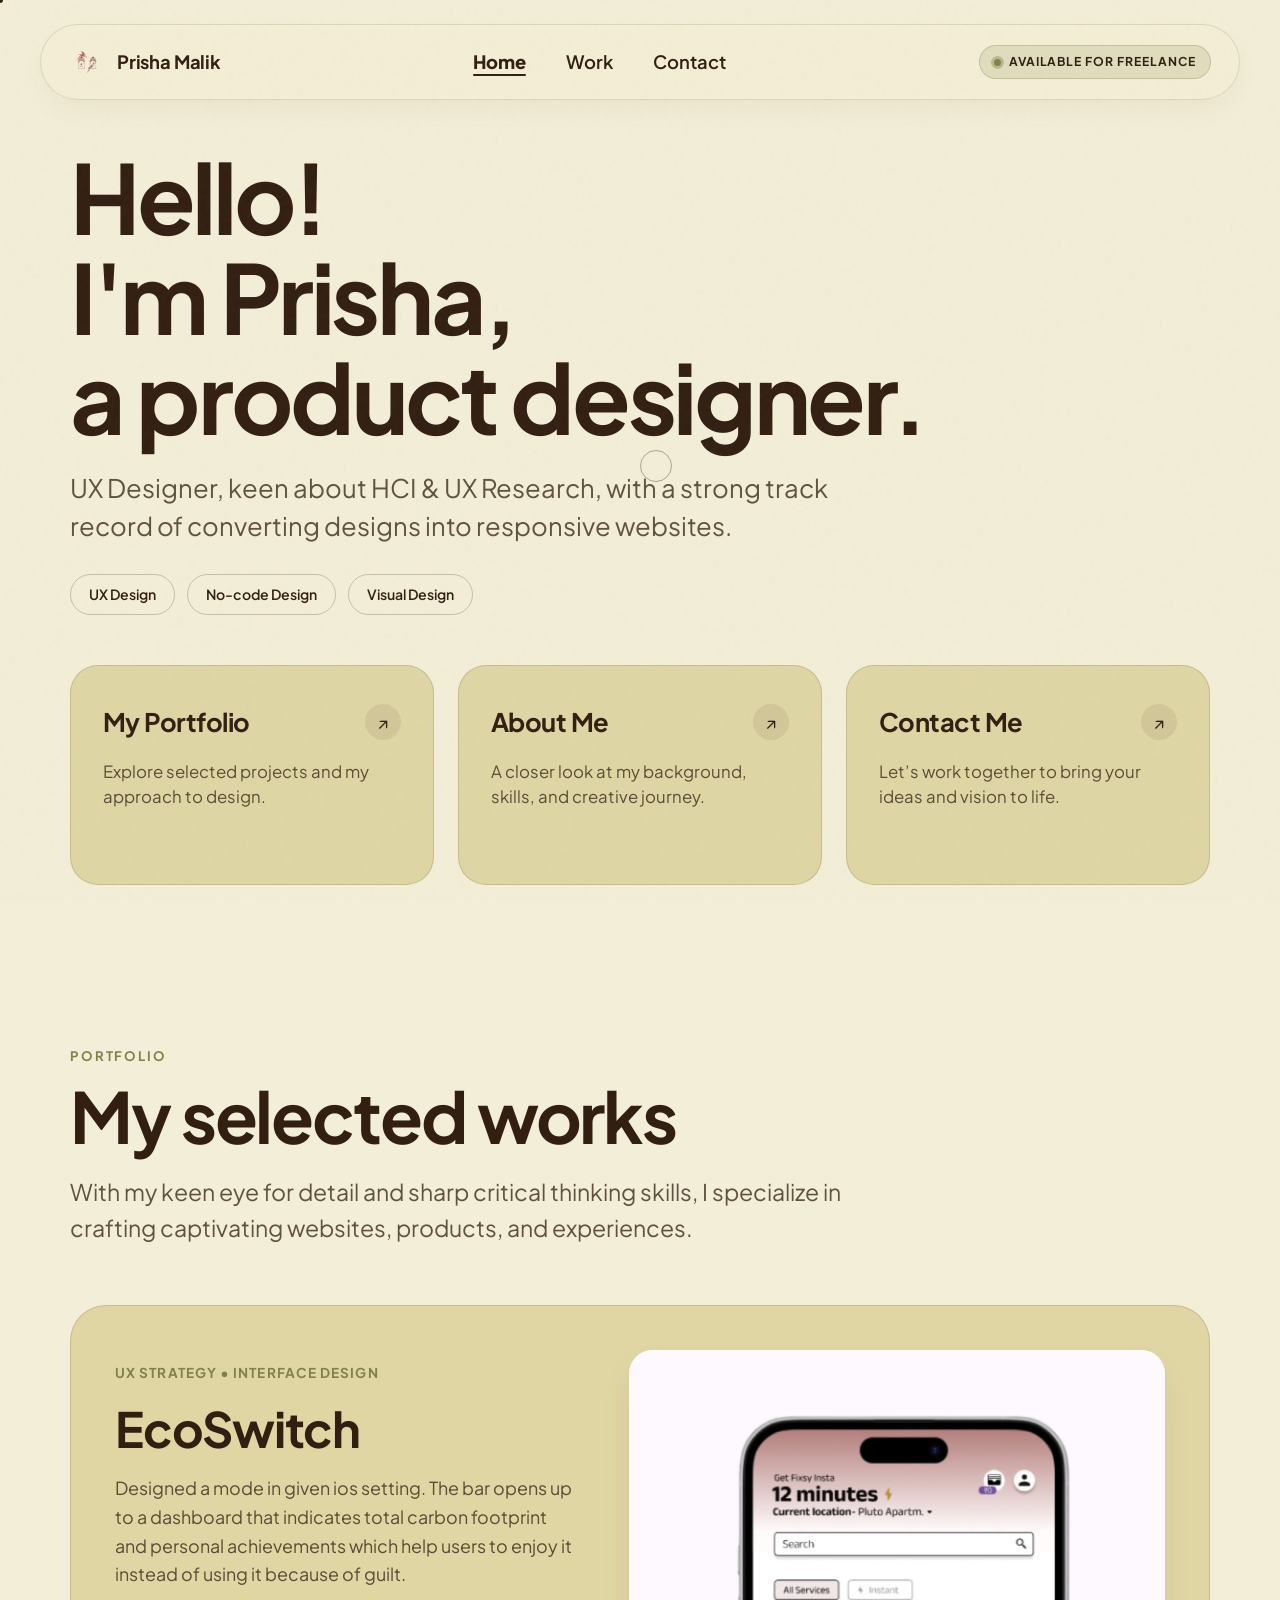
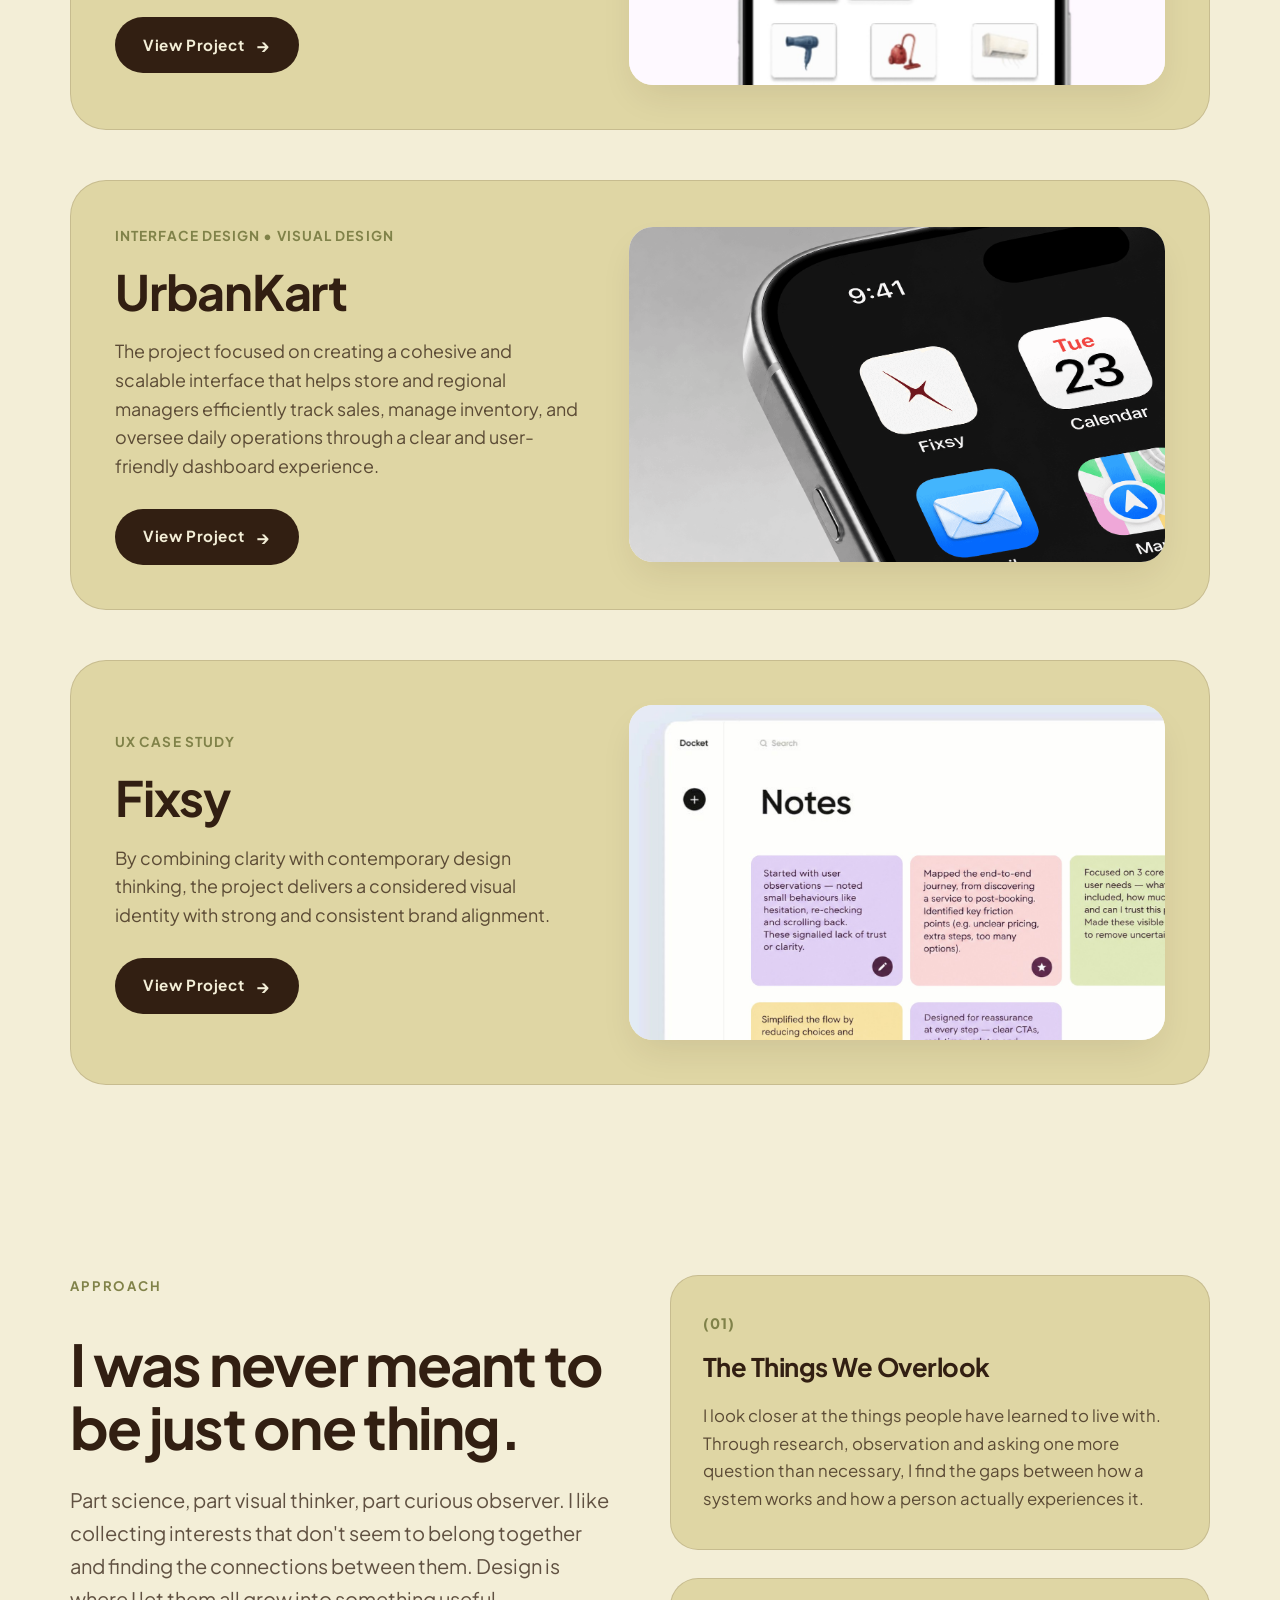
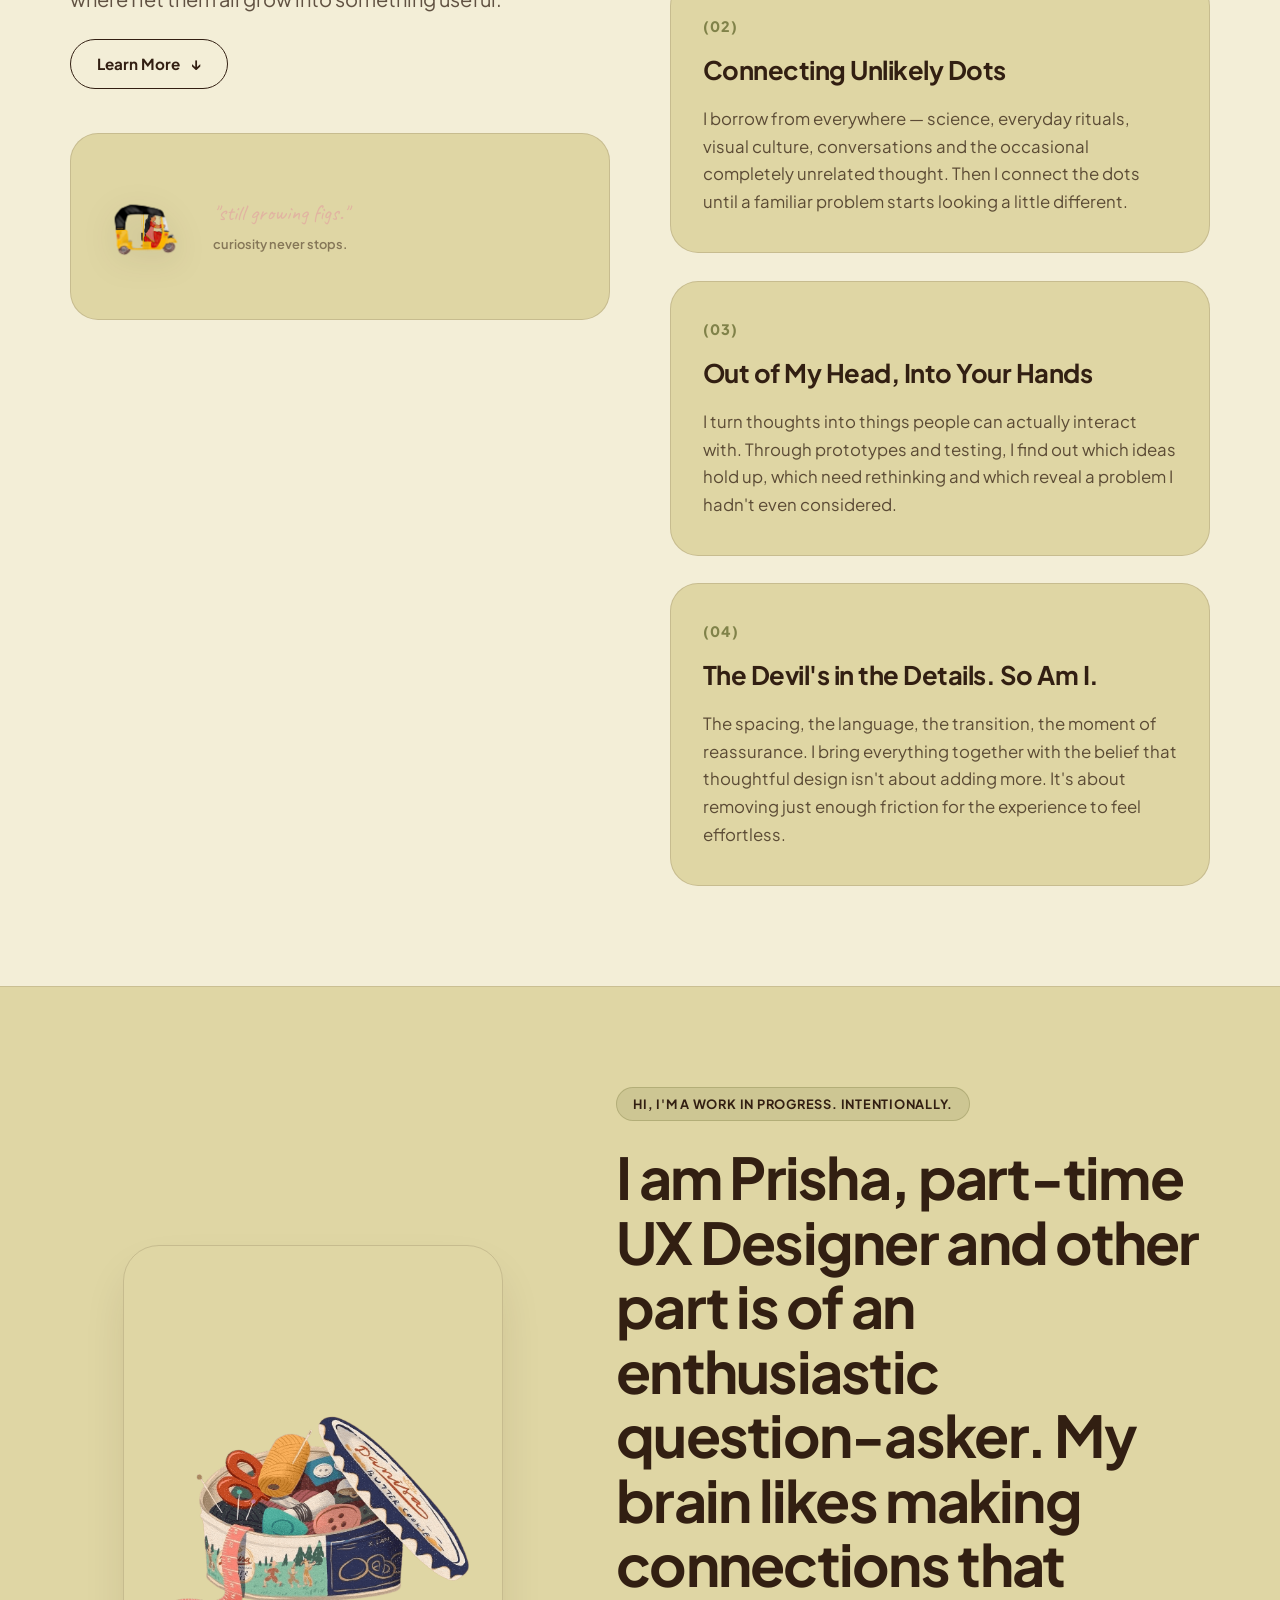
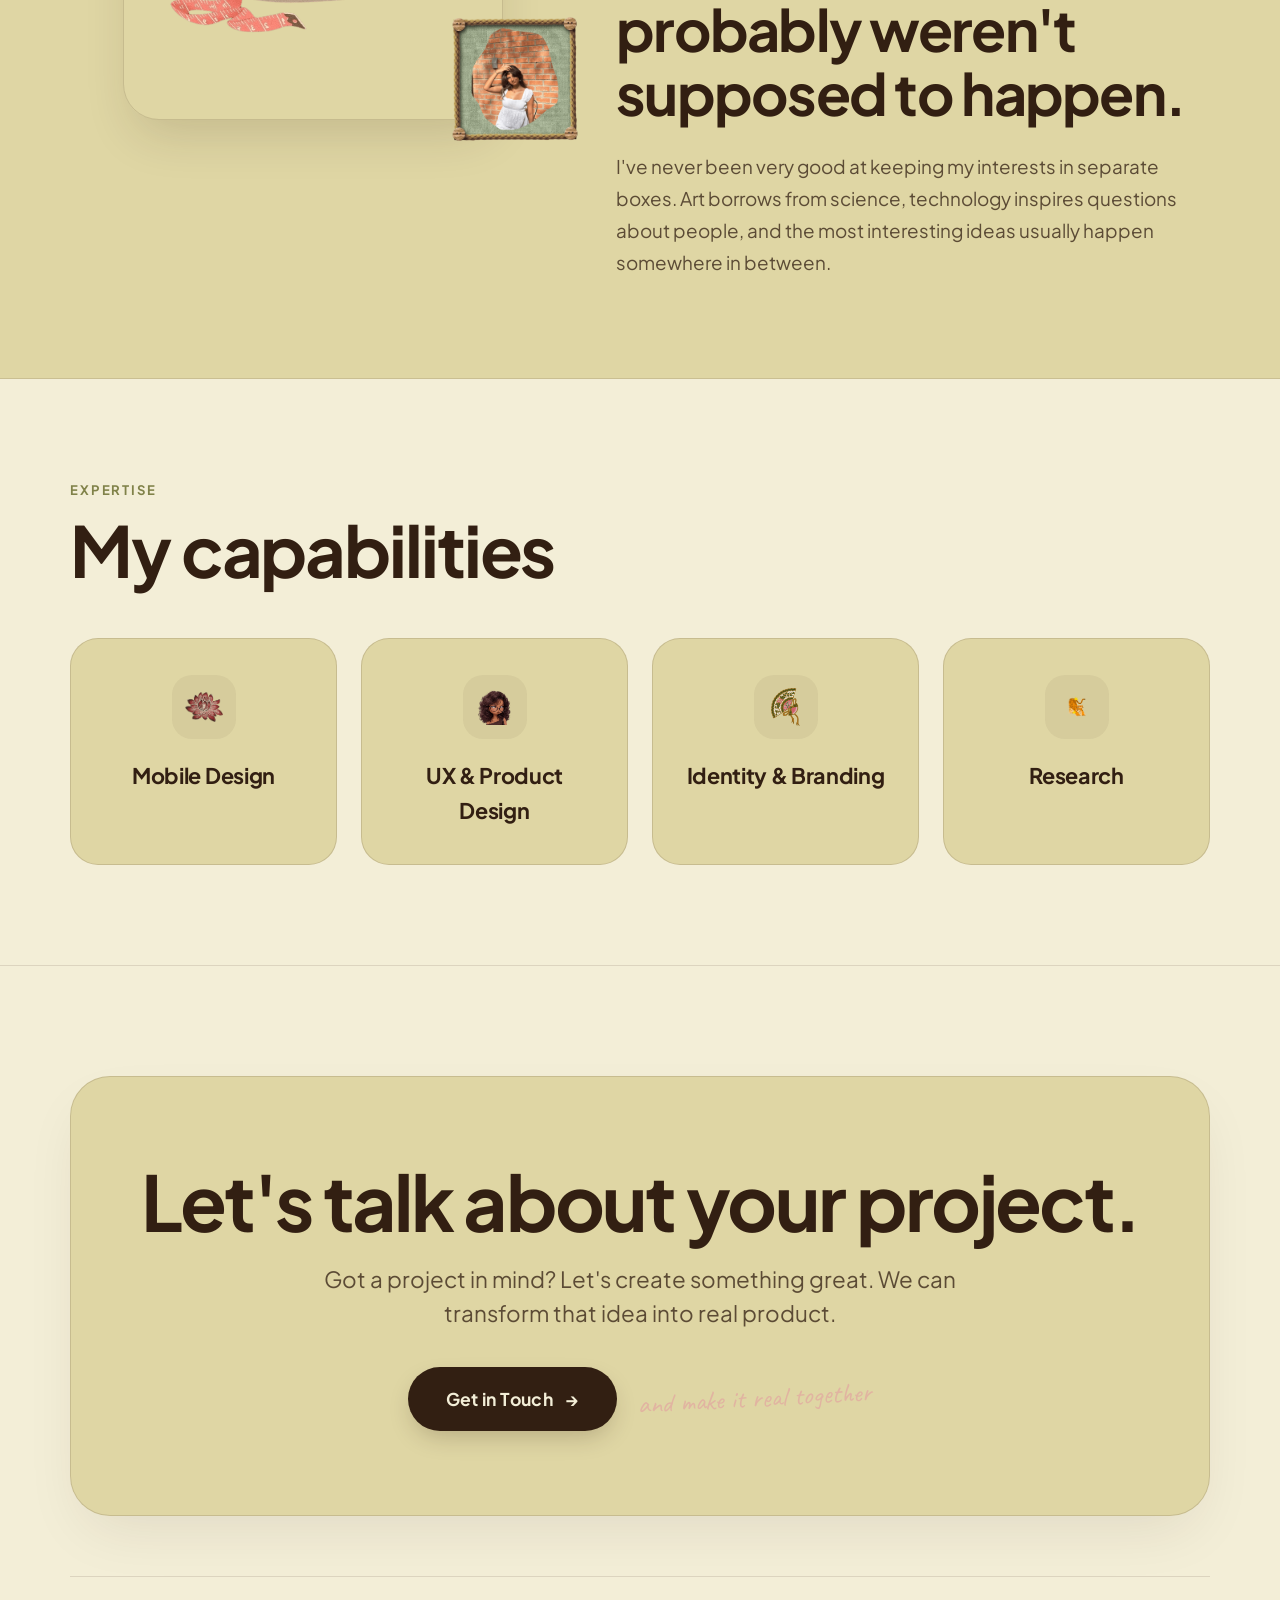
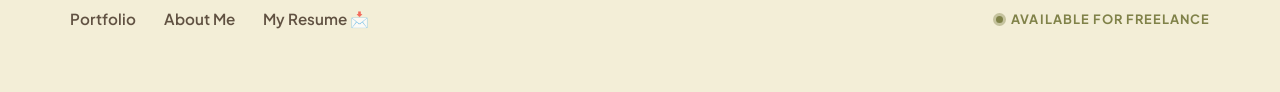
<file: index.html>
<!DOCTYPE html>
<html lang="en">
<head>
  <meta charset="UTF-8">
  <meta name="viewport" content="width=device-width, initial-scale=1.0">
  <title>Prisha Malik Portfolio</title>
  <meta name="description" content="Designing for people. Thinking in systems.">
  <link rel="icon" type="image/png" href="assets/framer/eZgktq3TPgNuvCeIdPkEEYnuCRM.png">
  <link rel="apple-touch-icon" href="assets/framer/PvkvoQk8UaSvX7Jk2z29mDy3d4c.png">
  
  <!-- Open Graph -->
  <meta property="og:type" content="website">
  <meta property="og:title" content="Prisha Malik Portfolio">
  <meta property="og:description" content="Designing for people. Thinking in systems.">
  <meta property="og:image" content="assets/framer/BzRsGroDP5cGdKYfisAanhbI.jpg">
  
  <!-- Fonts & Stylesheet -->
  <link rel="stylesheet" href="css/styles.css">
</head>
<body>

  <!-- Custom Buttery Cursor -->
  <div class="custom-cursor" aria-hidden="true">
    <div class="cursor-circle"></div>
    <div class="cursor-dot"></div>
    <span class="cursor-text"></span>
  </div>

  <!-- Global Floating Pill Navigation -->
  <header class="site-nav-outer" role="banner">
    <div class="nav-pill">
      <a href="index.html" class="nav-brand" aria-label="Prisha Malik Portfolio Home">
        <img src="assets/framer/hlYvDN3AC8zOP7NVV110Ri7ikrY.png" alt="PM Monogram Logo" class="nav-logo-icon">
        <span>Prisha Malik</span>
      </a>

      <nav class="nav-menu" aria-label="Primary Navigation">
        <ul class="nav-links-menu">
          <li>
            <a href="index.html" class="nav-roll-link active">
              <div class="nav-roll-inner">
                <span>Home</span>
                <span>Home</span>
              </div>
            </a>
          </li>
          <li>
            <a href="work.html" class="nav-roll-link">
              <div class="nav-roll-inner">
                <span>Work</span>
                <span>Work</span>
              </div>
            </a>
          </li>
          <li>
            <a href="contact.html" class="nav-roll-link">
              <div class="nav-roll-inner">
                <span>Contact</span>
                <span>Contact</span>
              </div>
            </a>
          </li>
        </ul>
      </nav>

      <div class="nav-status-badge">
        <span class="nav-status-dot"></span>
        <span>Available for freelance</span>
      </div>

      <button class="nav-toggle-btn" aria-label="Toggle Navigation Menu" aria-expanded="false">
        <span></span>
        <span></span>
        <span></span>
      </button>
    </div>
  </header>

  <!-- Fullscreen Mobile Navigation Menu -->
  <div class="mobile-nav-overlay" aria-hidden="true">
    <ul class="mobile-nav-list">
      <li class="mobile-nav-item"><a href="index.html" class="mobile-nav-link">Home</a></li>
      <li class="mobile-nav-item"><a href="work.html" class="mobile-nav-link">Work</a></li>
      <li class="mobile-nav-item"><a href="contact.html" class="mobile-nav-link">Contact</a></li>
    </ul>
    <div style="font-size: 0.95rem; color: var(--text-secondary); border-top: 1px solid var(--border-subtle); padding-top: 1.5rem;">
      <div style="font-weight: 700; margin-bottom: 0.4rem;">PRISHA MALIK — PRODUCT DESIGNER</div>
      <div style="font-family: var(--font-hand); font-size: 1.4rem; color: var(--accent-peach);">"still growing figs."</div>
    </div>
  </div>

  <main id="main-content">

    <!-- 1. HERO SECTION -->
    <section class="hero-section" aria-label="Introduction">
      <div class="container">
        
        <div class="hero-header">
          <div class="hero-main-title reveal-on-scroll">
            <div>Hello!</div>
            <div>I'm Prisha,</div>
            <div class="highlight">a product designer.</div>
          </div>

          <p class="hero-subtitle reveal-on-scroll delay-1">
            UX Designer, keen about HCI & UX Research, with a strong track record of converting designs into responsive websites.
          </p>

          <div class="hero-chips-wrap reveal-on-scroll delay-2">
            <span class="chip-tag">UX Design</span>
            <span class="chip-tag">No-code Design</span>
            <span class="chip-tag">Visual Design</span>
          </div>
        </div>

        <!-- 3 Quick Action Cards -->
        <div class="hero-cards-grid reveal-on-scroll delay-2">
          
          <a href="#works" class="hero-action-card">
            <div>
              <div class="card-top-row">
                <h3 class="card-title">My Portfolio</h3>
                <div class="card-arrow">↗</div>
              </div>
              <p class="card-desc">Explore selected projects and my approach to design.</p>
            </div>
          </a>

          <a href="#about" class="hero-action-card">
            <div>
              <div class="card-top-row">
                <h3 class="card-title">About Me</h3>
                <div class="card-arrow">↗</div>
              </div>
              <p class="card-desc">A closer look at my background, skills, and creative journey.</p>
            </div>
          </a>

          <a href="contact.html" class="hero-action-card">
            <div>
              <div class="card-top-row">
                <h3 class="card-title">Contact Me</h3>
                <div class="card-arrow">↗</div>
              </div>
              <p class="card-desc">Let’s work together to bring your ideas and vision to life.</p>
            </div>
          </a>

        </div>

      </div>
    </section>

    <!-- 2. SELECTED WORKS SECTION -->
    <section id="works" class="section-works" aria-label="Selected Works">
      <div class="container">
        
        <div class="section-intro-header reveal-on-scroll">
          <div class="section-eyebrow">Portfolio</div>
          <h2 class="section-headline">My selected works</h2>
          <p class="section-subhead">
            With my keen eye for detail and sharp critical thinking skills, I specialize in crafting captivating websites, products, and experiences.
          </p>
        </div>

        <div class="project-card-stack">

          <!-- PROJECT 01: ECOSWITCH -->
          <article class="project-feature-card reveal-on-scroll">
            <div class="project-info-side">
              <span class="project-category-tag">UX Strategy • Interface Design</span>
              <h3 class="project-title">EcoSwitch</h3>
              <p class="project-description">
                Designed a mode in given ios setting. The bar opens up to a dashboard that indicates total carbon footprint and personal achievements which help users to enjoy it instead of using it because of guilt.
              </p>
              <div>
                <a href="projects/ecoswitch.html" class="project-view-btn">
                  <span>View Project</span>
                  <span class="btn-arrow">→</span>
                </a>
              </div>
            </div>

            <a href="projects/ecoswitch.html" class="project-visual-side" aria-label="Open EcoSwitch Case Study">
              <img src="assets/framer/OjzykvC9p9k1LQ7rde3knm1xbWs.jpg" alt="EcoSwitch iOS Interface Dashboard Preview">
            </a>
          </article>

          <!-- PROJECT 02: URBANKART -->
          <article class="project-feature-card reveal-on-scroll">
            <div class="project-info-side">
              <span class="project-category-tag">Interface Design • Visual Design</span>
              <h3 class="project-title">UrbanKart</h3>
              <p class="project-description">
                The project focused on creating a cohesive and scalable interface that helps store and regional managers efficiently track sales, manage inventory, and oversee daily operations through a clear and user-friendly dashboard experience.
              </p>
              <div>
                <a href="projects/urbankart.html" class="project-view-btn">
                  <span>View Project</span>
                  <span class="btn-arrow">→</span>
                </a>
              </div>
            </div>

            <a href="projects/urbankart.html" class="project-visual-side" aria-label="Open UrbanKart Case Study">
              <img src="assets/framer/RsoN4sSTxLCjP47y6IYTXrwnMWw.png" alt="UrbanKart Retail Dashboard Preview">
            </a>
          </article>

          <!-- PROJECT 03: FIXSY -->
          <article class="project-feature-card reveal-on-scroll">
            <div class="project-info-side">
              <span class="project-category-tag">UX Case Study</span>
              <h3 class="project-title">Fixsy</h3>
              <p class="project-description">
                By combining clarity with contemporary design thinking, the project delivers a considered visual identity with strong and consistent brand alignment.
              </p>
              <div>
                <a href="projects/fixsy.html" class="project-view-btn">
                  <span>View Project</span>
                  <span class="btn-arrow">→</span>
                </a>
              </div>
            </div>

            <a href="projects/fixsy.html" class="project-visual-side" aria-label="Open Fixsy Case Study">
              <img src="assets/framer/LnyyMBesLSbJ83l1fSL6NgbNM.jpg" alt="Fixsy Service Platform Preview">
            </a>
          </article>

        </div>

      </div>
    </section>

    <!-- 3. PHILOSOPHY & PROCESS SECTION -->
    <section class="section-philosophy" aria-label="Design Philosophy">
      <div class="container">
        
        <div class="philosophy-layout">
          
          <!-- Sticky Left Column -->
          <div class="philosophy-sticky-side reveal-on-scroll">
            <div class="section-eyebrow">Approach</div>
            <h2 class="philosophy-title">I was never meant to be just one thing.</h2>
            <p class="philosophy-lead">
              Part science, part visual thinker, part curious observer. I like collecting interests that don't seem to belong together and finding the connections between them. Design is where I let them all grow into something useful.
            </p>
            <div>
              <a href="#about" class="philosophy-cta-btn">
                <span>Learn More</span>
                <span>↓</span>
              </a>
            </div>

            <!-- Fig Botanical Fruit Card -->
            <div class="fig-illustration-card">
              <img src="assets/framer/SPmzySr8KNyzsAEJbrCSksmndlw.png" alt="Handcrafted Fig Botanical Fruit" class="fig-fruit-img">
              <div class="fig-card-annotation">
                "still growing figs."<br>
                <span style="font-family: var(--font-main); font-size: 0.8rem; color: var(--text-muted); font-weight: 600;">curiosity never stops.</span>
              </div>
            </div>
          </div>

          <!-- 4 Numbered Step Pillars -->
          <div class="pillars-list">

            <div class="pillar-card reveal-on-scroll delay-1">
              <div class="pillar-number">(01)</div>
              <h3 class="pillar-title">The Things We Overlook</h3>
              <p class="pillar-desc">
                I look closer at the things people have learned to live with. Through research, observation and asking one more question than necessary, I find the gaps between how a system works and how a person actually experiences it.
              </p>
            </div>

            <div class="pillar-card reveal-on-scroll delay-2">
              <div class="pillar-number">(02)</div>
              <h3 class="pillar-title">Connecting Unlikely Dots</h3>
              <p class="pillar-desc">
                I borrow from everywhere — science, everyday rituals, visual culture, conversations and the occasional completely unrelated thought. Then I connect the dots until a familiar problem starts looking a little different.
              </p>
            </div>

            <div class="pillar-card reveal-on-scroll delay-3">
              <div class="pillar-number">(03)</div>
              <h3 class="pillar-title">Out of My Head, Into Your Hands</h3>
              <p class="pillar-desc">
                I turn thoughts into things people can actually interact with. Through prototypes and testing, I find out which ideas hold up, which need rethinking and which reveal a problem I hadn't even considered.
              </p>
            </div>

            <div class="pillar-card reveal-on-scroll delay-4">
              <div class="pillar-number">(04)</div>
              <h3 class="pillar-title">The Devil's in the Details. So Am I.</h3>
              <p class="pillar-desc">
                The spacing, the language, the transition, the moment of reassurance. I bring everything together with the belief that thoughtful design isn't about adding more. It's about removing just enough friction for the experience to feel effortless.
              </p>
            </div>

          </div>

        </div>

      </div>
    </section>

    <!-- 4. ABOUT ME SECTION -->
    <section id="about" class="section-about" aria-label="About Prisha Malik">
      <div class="container">
        
        <div class="about-grid">
          
          <div class="about-photo-wrapper reveal-on-scroll">
            <div class="about-portrait-frame">
              <img src="assets/framer/3cqO4IR8qkfwHxnqPqB41UpSQ.png" alt="Prisha Malik — Product Designer">
            </div>

            <!-- Spinning Availability Badge -->
            <div class="spinning-badge-wrap" title="✦ I AM AVAILABLE ✦ FOR FREELANCE">
              <img src="assets/framer/jYgx2TVGJ6gDEOpfKD7u4OEeYa4.png" alt="Spinning Availability Badge">
            </div>
          </div>

          <div class="about-content-side reveal-on-scroll delay-1">
            <div class="about-eyebrow-chip">Hi, I'm a work in progress. Intentionally.</div>
            <h2 class="about-headline">
              I am Prisha, part-time UX Designer and other part is of an enthusiastic question-asker. My brain likes making connections that probably weren't supposed to happen.
            </h2>
            <p class="about-text">
              I've never been very good at keeping my interests in separate boxes. Art borrows from science, technology inspires questions about people, and the most interesting ideas usually happen somewhere in between.
            </p>
          </div>

        </div>

      </div>
    </section>

    <!-- 5. MY CAPABILITIES -->
    <section class="section-capabilities" aria-label="Design Capabilities">
      <div class="container">
        
        <div class="reveal-on-scroll">
          <div class="section-eyebrow">Expertise</div>
          <h2 class="section-headline">My capabilities</h2>
        </div>

        <div class="capabilities-grid">
          
          <div class="capability-card reveal-on-scroll delay-1">
            <div class="capability-icon-frame">
              <img src="assets/framer/wiTmqNZRivm0uGblP8zAi9wbI.png" alt="Mobile Design Icon">
            </div>
            <h3 class="capability-title">Mobile Design</h3>
          </div>

          <div class="capability-card reveal-on-scroll delay-2">
            <div class="capability-icon-frame">
              <img src="assets/framer/FroJ4okoYZLrUTPlWMpY4h7eqvk.png" alt="UX & Product Design Icon">
            </div>
            <h3 class="capability-title">UX & Product Design</h3>
          </div>

          <div class="capability-card reveal-on-scroll delay-3">
            <div class="capability-icon-frame">
              <img src="assets/framer/fgexmqeHFx7uf3l5SkEO3vlohKA.png" alt="Identity & Branding Icon">
            </div>
            <h3 class="capability-title">Identity & Branding</h3>
          </div>

          <div class="capability-card reveal-on-scroll delay-4">
            <div class="capability-icon-frame">
              <img src="assets/framer/DQL5uwa91kPjYBwV8Aq6HyDOWV8.png" alt="Research Icon">
            </div>
            <h3 class="capability-title">Research</h3>
          </div>

        </div>

      </div>
    </section>

    <!-- 6. CALL TO ACTION & FOOTER -->
    <section class="section-cta" aria-label="Get in Touch">
      <div class="container">
        
        <div class="cta-box reveal-on-scroll">
          <h2 class="cta-headline">Let's talk about your project.</h2>
          <p class="cta-subtitle">
            Got a project in mind? Let's create something great. We can transform that idea into real product.
          </p>

          <div class="cta-btn-wrap">
            <a href="contact.html" class="cta-primary-btn">
              <span>Get in Touch</span>
              <span>→</span>
            </a>
            <span class="cta-hand-note">and make it real together</span>
          </div>
        </div>

        <!-- Footer Bottom Bar -->
        <footer class="footer-bar">
          <ul class="footer-nav-links">
            <li><a href="work.html">Portfolio</a></li>
            <li><a href="#about">About Me</a></li>
            <li><a href="contact.html">My Resume 📩</a></li>
          </ul>

          <div class="footer-availability">
            <span class="nav-status-dot"></span>
            <span>Available for freelance</span>
          </div>
        </footer>

      </div>
    </section>

  </main>

  <script src="js/main.js"></script>
</body>
</html>
</file>
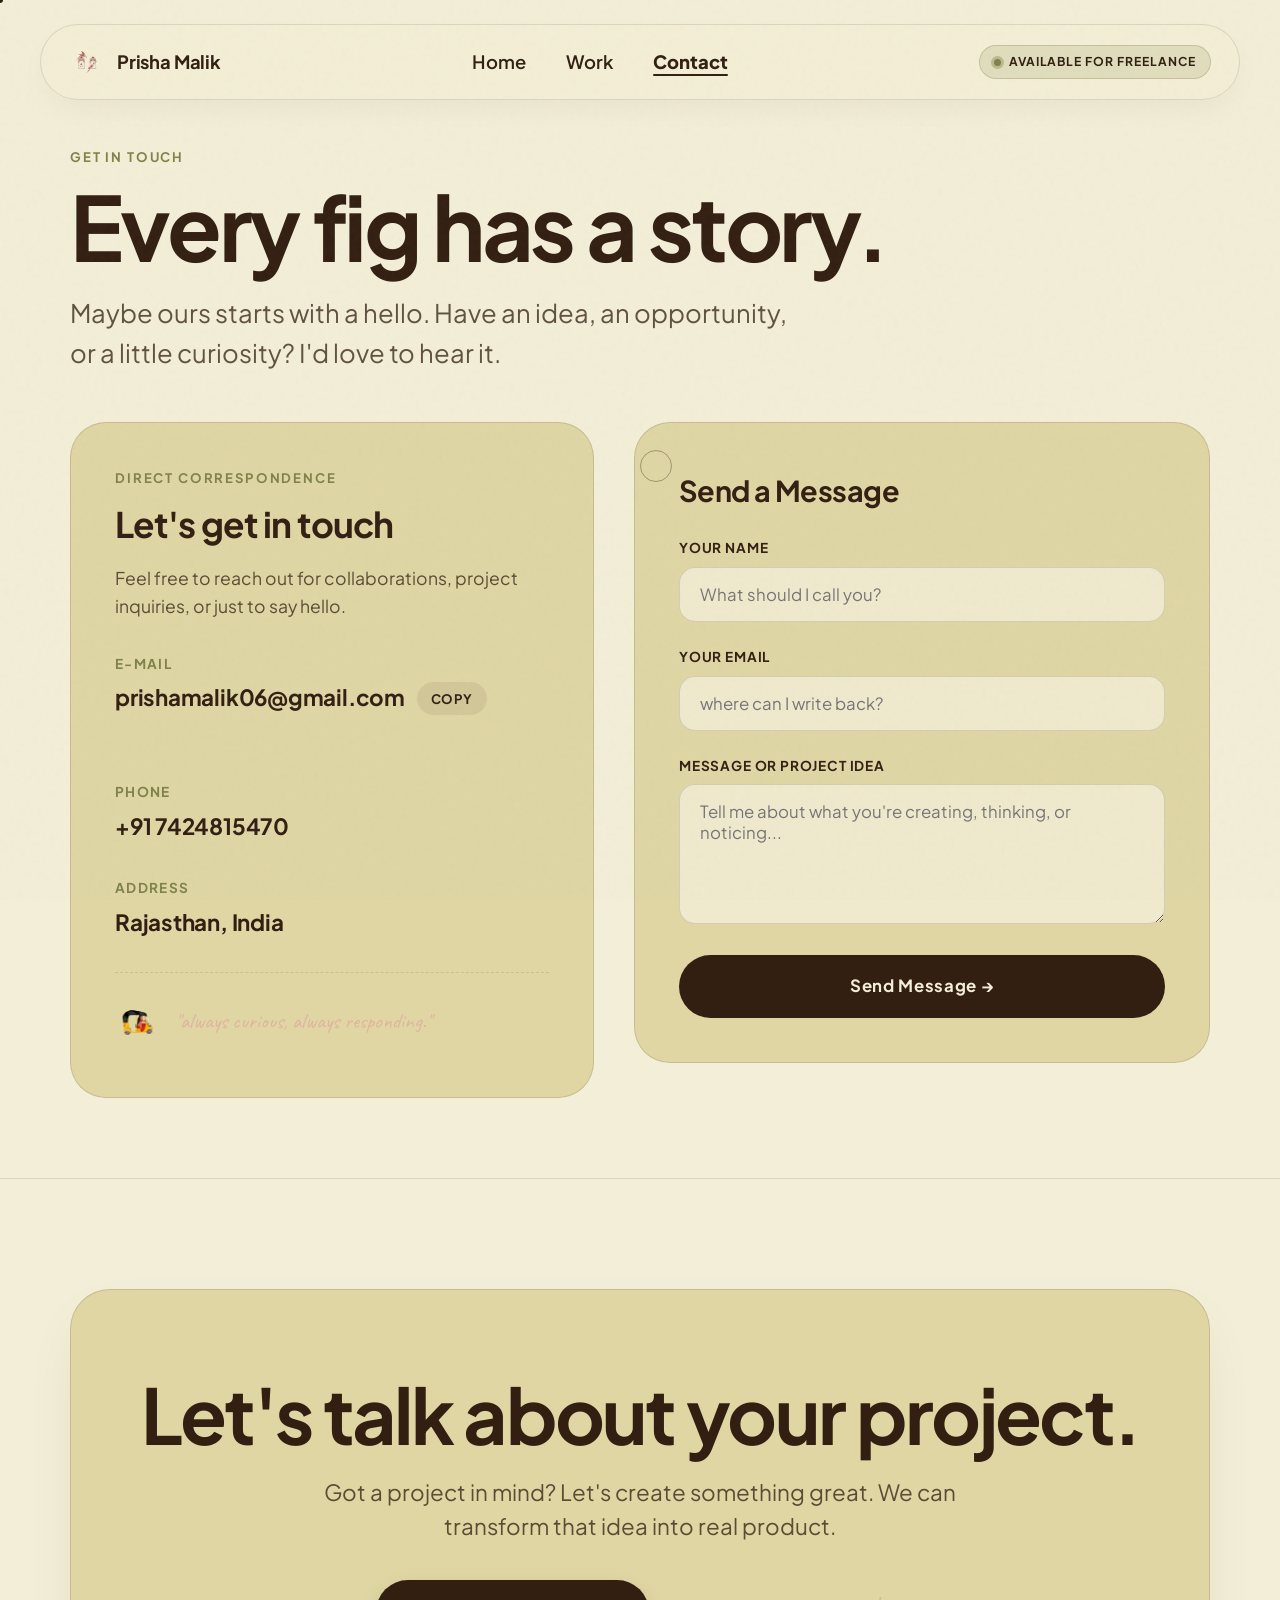
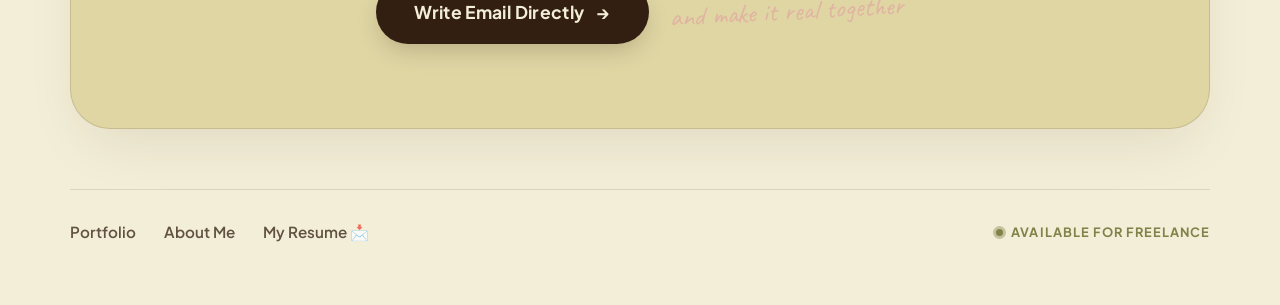
<file: contact.html>
<!DOCTYPE html>
<html lang="en">
<head>
  <meta charset="UTF-8">
  <meta name="viewport" content="width=device-width, initial-scale=1.0">
  <title>Contact — Prisha Malik Portfolio</title>
  <meta name="description" content="Every fig has a story. Maybe ours starts with a hello. Get in touch with Prisha Malik.">
  <link rel="icon" type="image/png" href="assets/framer/eZgktq3TPgNuvCeIdPkEEYnuCRM.png">
  <link rel="apple-touch-icon" href="assets/framer/PvkvoQk8UaSvX7Jk2z29mDy3d4c.png">
  
  <meta property="og:type" content="website">
  <meta property="og:title" content="Contact — Prisha Malik Portfolio">
  <meta property="og:description" content="Every fig has a story. Maybe ours starts with a hello. Have an idea, an opportunity, or a little curiosity? I'd love to hear it.">
  <meta property="og:image" content="assets/framer/BzRsGroDP5cGdKYfisAanhbI.jpg">
  
  <link rel="stylesheet" href="css/styles.css">
</head>
<body>

  <!-- Custom Buttery Cursor -->
  <div class="custom-cursor" aria-hidden="true">
    <div class="cursor-circle"></div>
    <div class="cursor-dot"></div>
    <span class="cursor-text"></span>
  </div>

  <!-- Global Floating Pill Navigation -->
  <header class="site-nav-outer" role="banner">
    <div class="nav-pill">
      <a href="index.html" class="nav-brand" aria-label="Prisha Malik Portfolio Home">
        <img src="assets/framer/hlYvDN3AC8zOP7NVV110Ri7ikrY.png" alt="PM Monogram Logo" class="nav-logo-icon">
        <span>Prisha Malik</span>
      </a>

      <nav class="nav-menu" aria-label="Primary Navigation">
        <ul class="nav-links-menu">
          <li>
            <a href="index.html" class="nav-roll-link">
              <div class="nav-roll-inner">
                <span>Home</span>
                <span>Home</span>
              </div>
            </a>
          </li>
          <li>
            <a href="work.html" class="nav-roll-link">
              <div class="nav-roll-inner">
                <span>Work</span>
                <span>Work</span>
              </div>
            </a>
          </li>
          <li>
            <a href="contact.html" class="nav-roll-link active">
              <div class="nav-roll-inner">
                <span>Contact</span>
                <span>Contact</span>
              </div>
            </a>
          </li>
        </ul>
      </nav>

      <div class="nav-status-badge">
        <span class="nav-status-dot"></span>
        <span>Available for freelance</span>
      </div>

      <button class="nav-toggle-btn" aria-label="Toggle Navigation Menu" aria-expanded="false">
        <span></span>
        <span></span>
        <span></span>
      </button>
    </div>
  </header>

  <!-- Fullscreen Mobile Navigation Menu -->
  <div class="mobile-nav-overlay" aria-hidden="true">
    <ul class="mobile-nav-list">
      <li class="mobile-nav-item"><a href="index.html" class="mobile-nav-link">Home</a></li>
      <li class="mobile-nav-item"><a href="work.html" class="mobile-nav-link">Work</a></li>
      <li class="mobile-nav-item"><a href="contact.html" class="mobile-nav-link">Contact</a></li>
    </ul>
    <div style="font-size: 0.95rem; color: var(--text-secondary); border-top: 1px solid var(--border-subtle); padding-top: 1.5rem;">
      <div style="font-weight: 700; margin-bottom: 0.4rem;">PRISHA MALIK — PRODUCT DESIGNER</div>
      <div style="font-family: var(--font-hand); font-size: 1.4rem; color: var(--accent-peach);">"still growing figs."</div>
    </div>
  </div>

  <main id="main-content">

    <!-- CONTACT HERO SECTION -->
    <section class="contact-hero-section">
      <div class="container">
        
        <div class="reveal-on-scroll">
          <div class="section-eyebrow">Get In Touch</div>
          <h1 class="contact-hero-title">Every fig has a story.</h1>
          <p class="contact-hero-sub">
            Maybe ours starts with a hello. Have an idea, an opportunity, or a little curiosity? I'd love to hear it.
          </p>
        </div>

        <div class="contact-cards-layout">

          <!-- Left Info Card -->
          <div class="contact-info-card reveal-on-scroll delay-1">
            <div>
              <div class="section-eyebrow" style="margin-bottom: 8px;">Direct Correspondence</div>
              <h2 style="font-size: 2.2rem; font-weight: 700; letter-spacing: -0.025em; margin-bottom: 12px;">Let's get in touch</h2>
              <p style="font-size: 1.1rem; line-height: 1.6; color: var(--text-secondary);">
                Feel free to reach out for collaborations, project inquiries, or just to say hello.
              </p>
            </div>

            <div class="contact-info-block">
              <h4>E-mail</h4>
              <div class="contact-copy-row">
                <a href="mailto:prishamalik06@gmail.com" class="contact-info-value" style="word-break: break-all;">
                  prishamalik06@gmail.com
                </a>
                <button class="copy-email-btn" data-copy-email="prishamalik06@gmail.com" aria-label="Copy Email">
                  <span>Copy</span>
                </button>
                <span class="copy-toast">✓ Copied</span>
              </div>
            </div>

            <div class="contact-info-block">
              <h4>Phone</h4>
              <a href="tel:+917424815470" class="contact-info-value">
                +91 7424815470
              </a>
            </div>

            <div class="contact-info-block">
              <h4>Address</h4>
              <div class="contact-info-value">
                Rajasthan, India
              </div>
            </div>

            <!-- Fig botanical accent -->
            <div style="display: flex; align-items: center; gap: 16px; padding-top: 16px; border-top: 1px dashed var(--border-subtle);">
              <img src="assets/framer/SPmzySr8KNyzsAEJbrCSksmndlw.png" alt="Fig Fruit Icon" style="width: 44px; height: auto;">
              <div style="font-family: var(--font-hand); font-size: 1.35rem; color: var(--accent-peach);">
                "always curious, always responding."
              </div>
            </div>
          </div>

          <!-- Right Interactive Form Card -->
          <div class="contact-form-card reveal-on-scroll delay-2">
            <h3 style="font-size: 1.8rem; font-weight: 700; letter-spacing: -0.02em; margin-bottom: 24px;">Send a Message</h3>
            
            <form id="contact-form">
              <div class="form-group">
                <label for="name" class="form-label">Your Name</label>
                <input type="text" id="name" name="name" required class="form-input" placeholder="What should I call you?">
              </div>

              <div class="form-group">
                <label for="email" class="form-label">Your Email</label>
                <input type="email" id="email" name="email" required class="form-input" placeholder="where can I write back?">
              </div>

              <div class="form-group">
                <label for="message" class="form-label">Message or Project Idea</label>
                <textarea id="message" name="message" rows="5" required class="form-textarea" placeholder="Tell me about what you're creating, thinking, or noticing..."></textarea>
              </div>

              <button type="submit" class="form-submit-btn">
                <span>Send Message →</span>
              </button>
            </form>
          </div>

        </div>

      </div>
    </section>

    <!-- CALL TO ACTION & FOOTER -->
    <section class="section-cta" aria-label="Get in Touch">
      <div class="container">
        
        <div class="cta-box reveal-on-scroll">
          <h2 class="cta-headline">Let's talk about your project.</h2>
          <p class="cta-subtitle">
            Got a project in mind? Let's create something great. We can transform that idea into real product.
          </p>

          <div class="cta-btn-wrap">
            <a href="mailto:prishamalik06@gmail.com" class="cta-primary-btn">
              <span>Write Email Directly</span>
              <span>→</span>
            </a>
            <span class="cta-hand-note">and make it real together</span>
          </div>
        </div>

        <!-- Footer Bottom Bar -->
        <footer class="footer-bar">
          <ul class="footer-nav-links">
            <li><a href="work.html">Portfolio</a></li>
            <li><a href="index.html#about">About Me</a></li>
            <li><a href="contact.html">My Resume 📩</a></li>
          </ul>

          <div class="footer-availability">
            <span class="nav-status-dot"></span>
            <span>Available for freelance</span>
          </div>
        </footer>

      </div>
    </section>

  </main>

  <script src="js/main.js"></script>
</body>
</html>
</file>
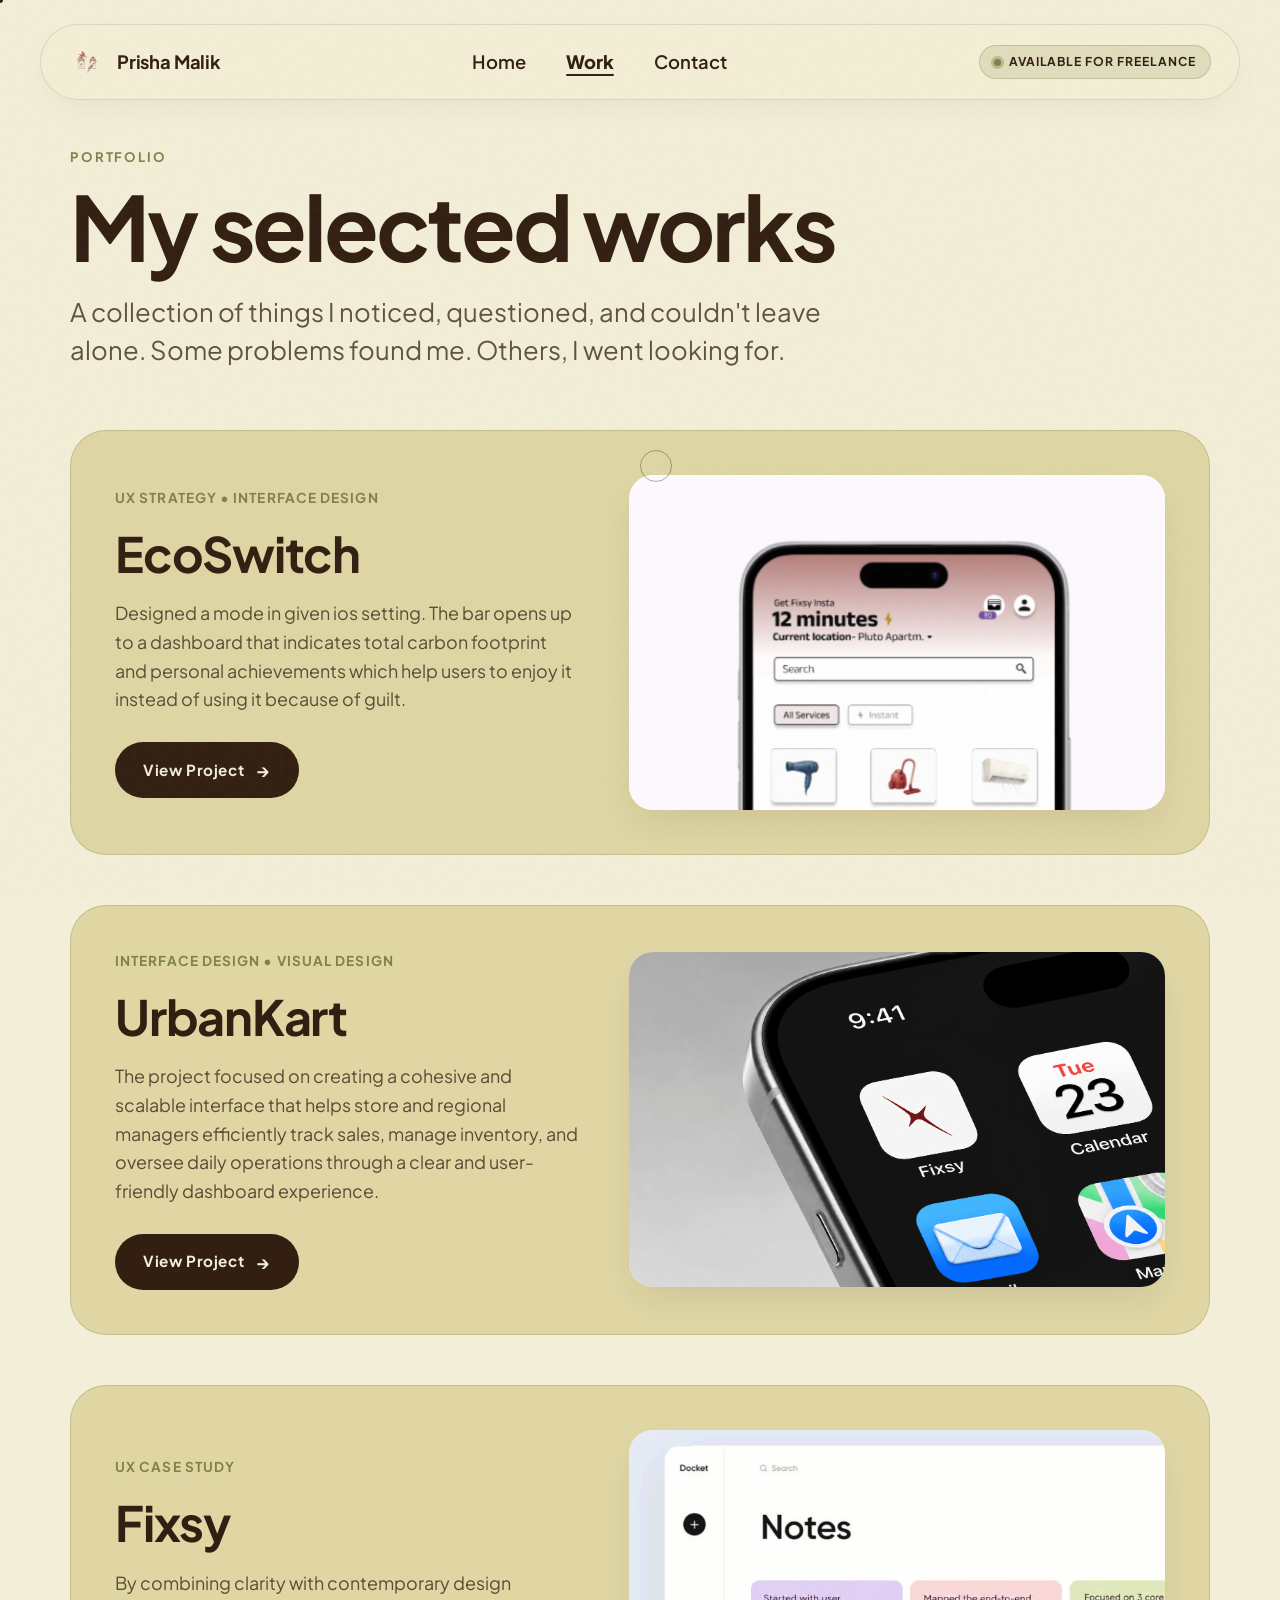
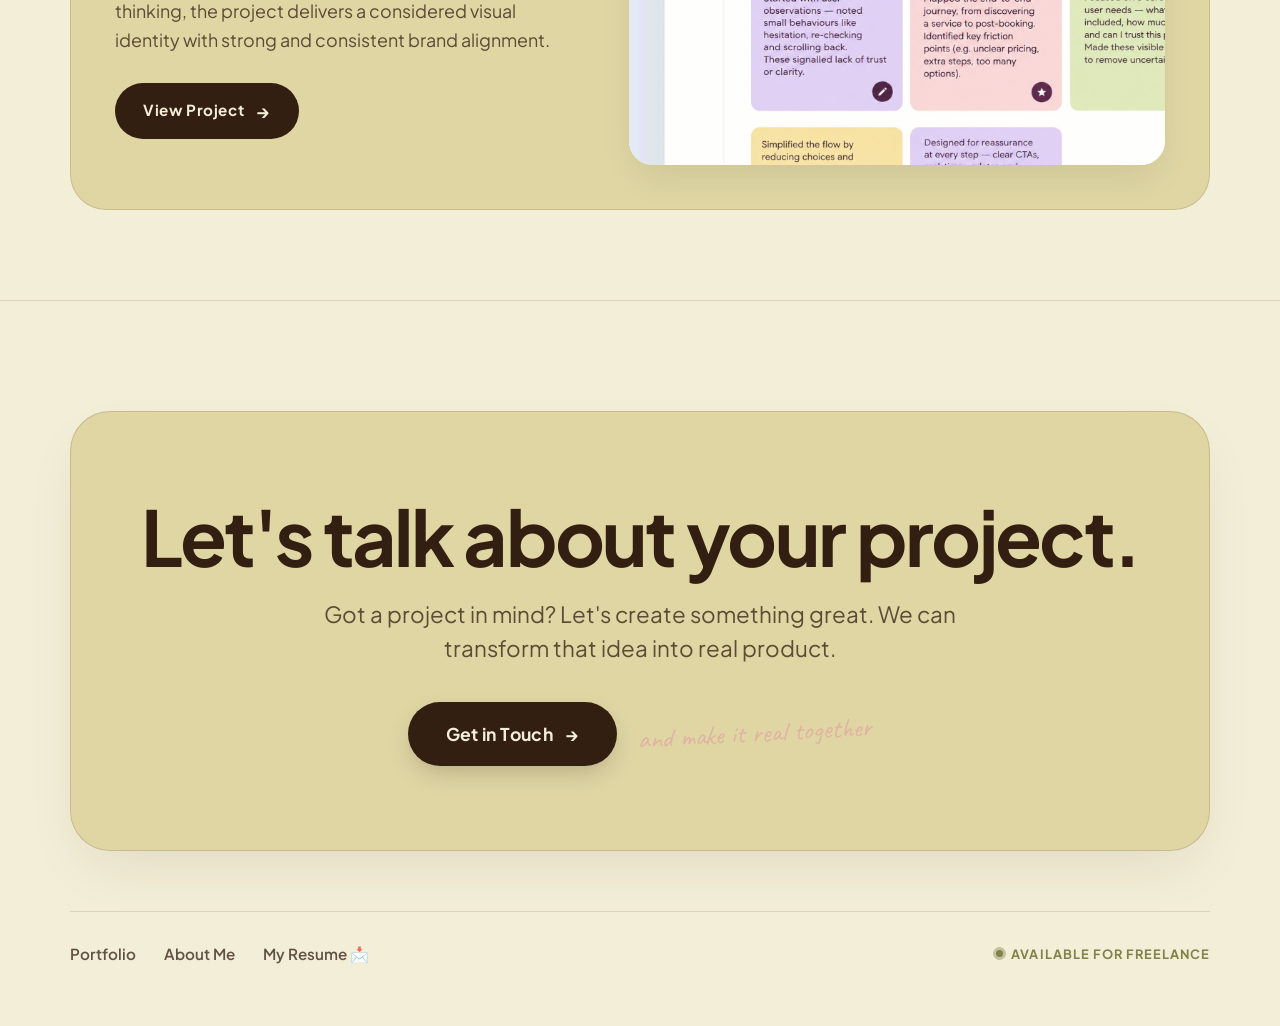
<file: projects-2.html>
<!DOCTYPE html>
<html lang="en">
<head>
  <meta charset="UTF-8">
  <meta http-equiv="refresh" content="0; url=work.html">
  <title>Selected Work — Prisha Malik</title>
  <script>window.location.replace("work.html");</script>
</head>
<body>
  <p>Redirecting to <a href="work.html">Selected Work</a>...</p>
</body>
</html>
</file>
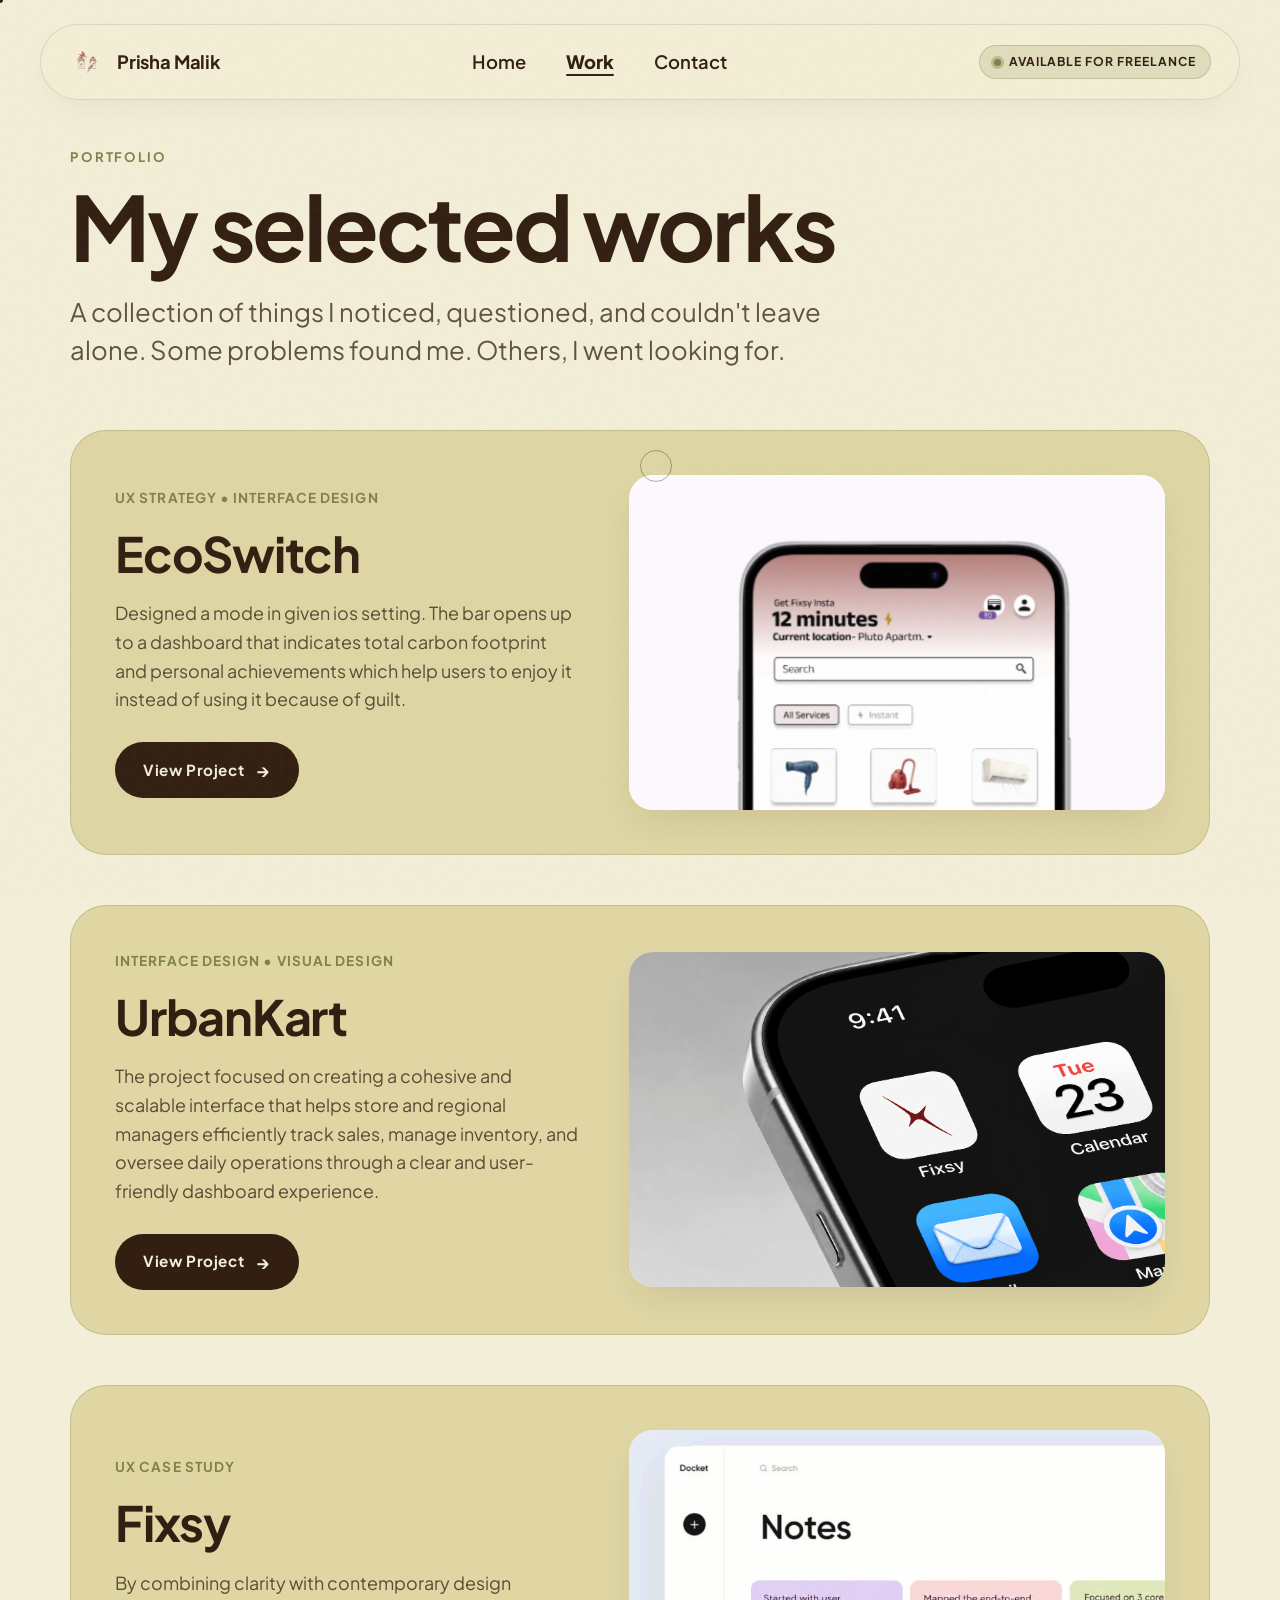
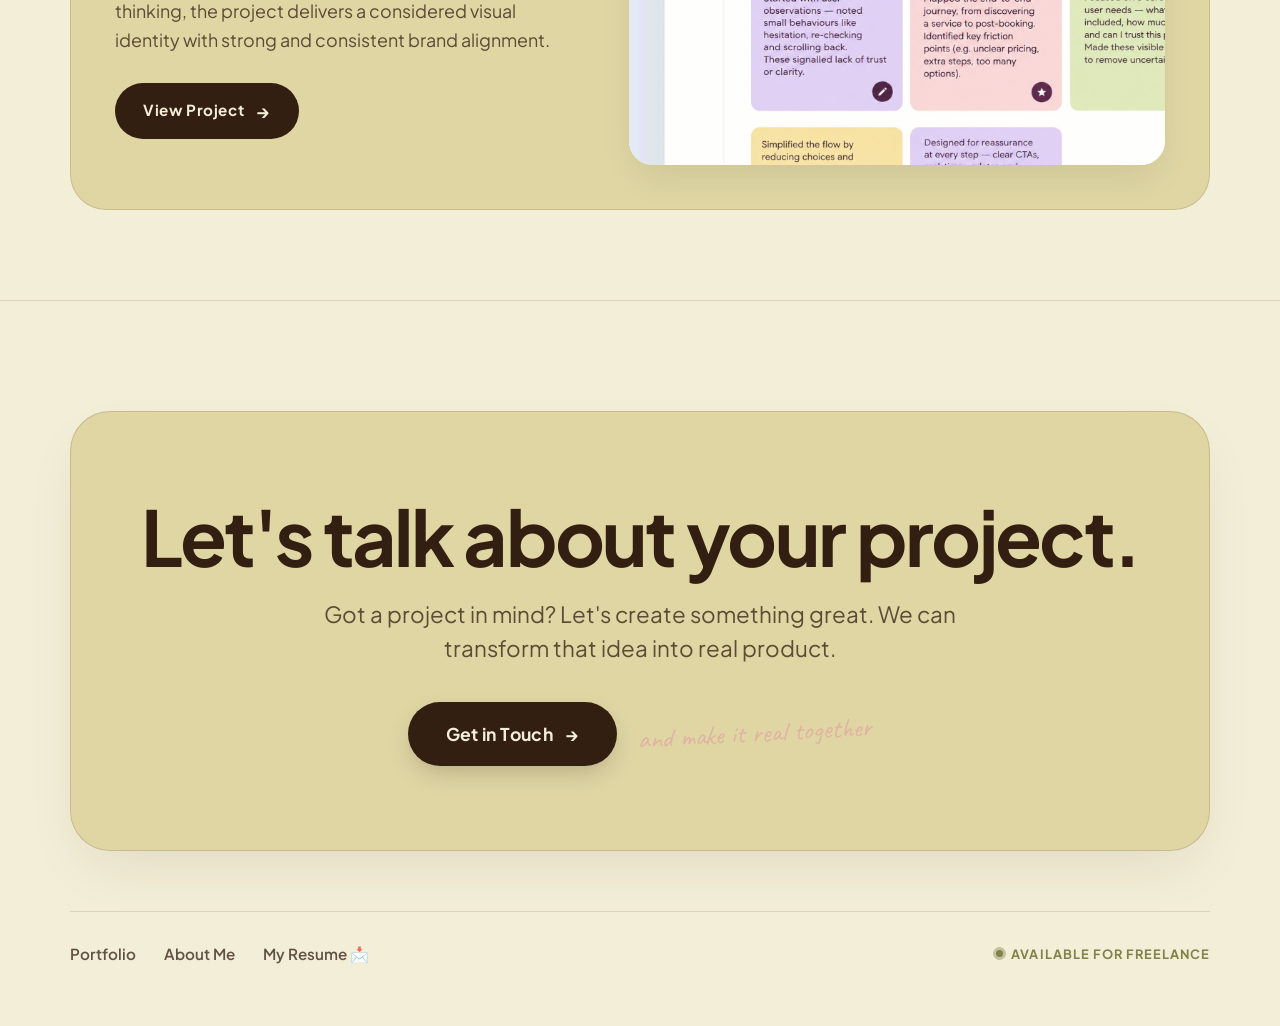
<file: work.html>
<!DOCTYPE html>
<html lang="en">
<head>
  <meta charset="UTF-8">
  <meta name="viewport" content="width=device-width, initial-scale=1.0">
  <title>Selected Work — Prisha Malik Portfolio</title>
  <meta name="description" content="Designing for people. Thinking in systems. Explore selected UX and product design works.">
  <link rel="icon" type="image/png" href="assets/framer/eZgktq3TPgNuvCeIdPkEEYnuCRM.png">
  <link rel="apple-touch-icon" href="assets/framer/PvkvoQk8UaSvX7Jk2z29mDy3d4c.png">
  
  <meta property="og:type" content="website">
  <meta property="og:title" content="Selected Work — Prisha Malik Portfolio">
  <meta property="og:description" content="A collection of things I noticed, questioned, and couldn't leave alone.">
  <meta property="og:image" content="assets/framer/BzRsGroDP5cGdKYfisAanhbI.jpg">
  
  <link rel="stylesheet" href="css/styles.css">
</head>
<body>

  <!-- Custom Buttery Cursor -->
  <div class="custom-cursor" aria-hidden="true">
    <div class="cursor-circle"></div>
    <div class="cursor-dot"></div>
    <span class="cursor-text"></span>
  </div>

  <!-- Global Floating Pill Navigation -->
  <header class="site-nav-outer" role="banner">
    <div class="nav-pill">
      <a href="index.html" class="nav-brand" aria-label="Prisha Malik Portfolio Home">
        <img src="assets/framer/hlYvDN3AC8zOP7NVV110Ri7ikrY.png" alt="PM Monogram Logo" class="nav-logo-icon">
        <span>Prisha Malik</span>
      </a>

      <nav class="nav-menu" aria-label="Primary Navigation">
        <ul class="nav-links-menu">
          <li>
            <a href="index.html" class="nav-roll-link">
              <div class="nav-roll-inner">
                <span>Home</span>
                <span>Home</span>
              </div>
            </a>
          </li>
          <li>
            <a href="work.html" class="nav-roll-link active">
              <div class="nav-roll-inner">
                <span>Work</span>
                <span>Work</span>
              </div>
            </a>
          </li>
          <li>
            <a href="contact.html" class="nav-roll-link">
              <div class="nav-roll-inner">
                <span>Contact</span>
                <span>Contact</span>
              </div>
            </a>
          </li>
        </ul>
      </nav>

      <div class="nav-status-badge">
        <span class="nav-status-dot"></span>
        <span>Available for freelance</span>
      </div>

      <button class="nav-toggle-btn" aria-label="Toggle Navigation Menu" aria-expanded="false">
        <span></span>
        <span></span>
        <span></span>
      </button>
    </div>
  </header>

  <!-- Fullscreen Mobile Navigation Menu -->
  <div class="mobile-nav-overlay" aria-hidden="true">
    <ul class="mobile-nav-list">
      <li class="mobile-nav-item"><a href="index.html" class="mobile-nav-link">Home</a></li>
      <li class="mobile-nav-item"><a href="work.html" class="mobile-nav-link">Work</a></li>
      <li class="mobile-nav-item"><a href="contact.html" class="mobile-nav-link">Contact</a></li>
    </ul>
    <div style="font-size: 0.95rem; color: var(--text-secondary); border-top: 1px solid var(--border-subtle); padding-top: 1.5rem;">
      <div style="font-weight: 700; margin-bottom: 0.4rem;">PRISHA MALIK — PRODUCT DESIGNER</div>
      <div style="font-family: var(--font-hand); font-size: 1.4rem; color: var(--accent-peach);">"still growing figs."</div>
    </div>
  </div>

  <main id="main-content">

    <!-- HERO HEADER -->
    <section class="work-hero-section">
      <div class="container">
        <div class="reveal-on-scroll">
          <div class="section-eyebrow">Portfolio</div>
          <h1 class="work-hero-title">My selected works</h1>
          <p class="work-hero-sub">
            A collection of things I noticed, questioned, and couldn't leave alone. Some problems found me. Others, I went looking for.
          </p>
        </div>
      </div>
    </section>

    <!-- PROJECT SPREADS STACK -->
    <section class="container" style="padding-bottom: 90px;">
      <div class="project-card-stack">

        <!-- PROJECT 01: ECOSWITCH -->
        <article class="project-feature-card reveal-on-scroll">
          <div class="project-info-side">
            <span class="project-category-tag">UX Strategy • Interface Design</span>
            <h2 class="project-title">EcoSwitch</h2>
            <p class="project-description">
              Designed a mode in given ios setting. The bar opens up to a dashboard that indicates total carbon footprint and personal achievements which help users to enjoy it instead of using it because of guilt.
            </p>
            <div>
              <a href="projects/ecoswitch.html" class="project-view-btn">
                <span>View Project</span>
                <span class="btn-arrow">→</span>
              </a>
            </div>
          </div>

          <a href="projects/ecoswitch.html" class="project-visual-side" aria-label="Open EcoSwitch Case Study">
            <img src="assets/framer/OjzykvC9p9k1LQ7rde3knm1xbWs.jpg" alt="EcoSwitch iOS Interface Dashboard Preview">
          </a>
        </article>

        <!-- PROJECT 02: URBANKART -->
        <article class="project-feature-card reveal-on-scroll">
          <div class="project-info-side">
            <span class="project-category-tag">Interface Design • Visual Design</span>
            <h2 class="project-title">UrbanKart</h2>
            <p class="project-description">
              The project focused on creating a cohesive and scalable interface that helps store and regional managers efficiently track sales, manage inventory, and oversee daily operations through a clear and user-friendly dashboard experience.
            </p>
            <div>
              <a href="projects/urbankart.html" class="project-view-btn">
                <span>View Project</span>
                <span class="btn-arrow">→</span>
              </a>
            </div>
          </div>

          <a href="projects/urbankart.html" class="project-visual-side" aria-label="Open UrbanKart Case Study">
            <img src="assets/framer/RsoN4sSTxLCjP47y6IYTXrwnMWw.png" alt="UrbanKart Retail Dashboard Preview">
          </a>
        </article>

        <!-- PROJECT 03: FIXSY -->
        <article class="project-feature-card reveal-on-scroll">
          <div class="project-info-side">
            <span class="project-category-tag">UX Case Study</span>
            <h2 class="project-title">Fixsy</h2>
            <p class="project-description">
              By combining clarity with contemporary design thinking, the project delivers a considered visual identity with strong and consistent brand alignment.
            </p>
            <div>
              <a href="projects/fixsy.html" class="project-view-btn">
                <span>View Project</span>
                <span class="btn-arrow">→</span>
              </a>
            </div>
          </div>

          <a href="projects/fixsy.html" class="project-visual-side" aria-label="Open Fixsy Case Study">
            <img src="assets/framer/LnyyMBesLSbJ83l1fSL6NgbNM.jpg" alt="Fixsy Service Platform Preview">
          </a>
        </article>

      </div>
    </section>

    <!-- CALL TO ACTION & FOOTER -->
    <section class="section-cta" aria-label="Get in Touch">
      <div class="container">
        
        <div class="cta-box reveal-on-scroll">
          <h2 class="cta-headline">Let's talk about your project.</h2>
          <p class="cta-subtitle">
            Got a project in mind? Let's create something great. We can transform that idea into real product.
          </p>

          <div class="cta-btn-wrap">
            <a href="contact.html" class="cta-primary-btn">
              <span>Get in Touch</span>
              <span>→</span>
            </a>
            <span class="cta-hand-note">and make it real together</span>
          </div>
        </div>

        <!-- Footer Bottom Bar -->
        <footer class="footer-bar">
          <ul class="footer-nav-links">
            <li><a href="work.html">Portfolio</a></li>
            <li><a href="index.html#about">About Me</a></li>
            <li><a href="contact.html">My Resume 📩</a></li>
          </ul>

          <div class="footer-availability">
            <span class="nav-status-dot"></span>
            <span>Available for freelance</span>
          </div>
        </footer>

      </div>
    </section>

  </main>

  <script src="js/main.js"></script>
</body>
</html>
</file>
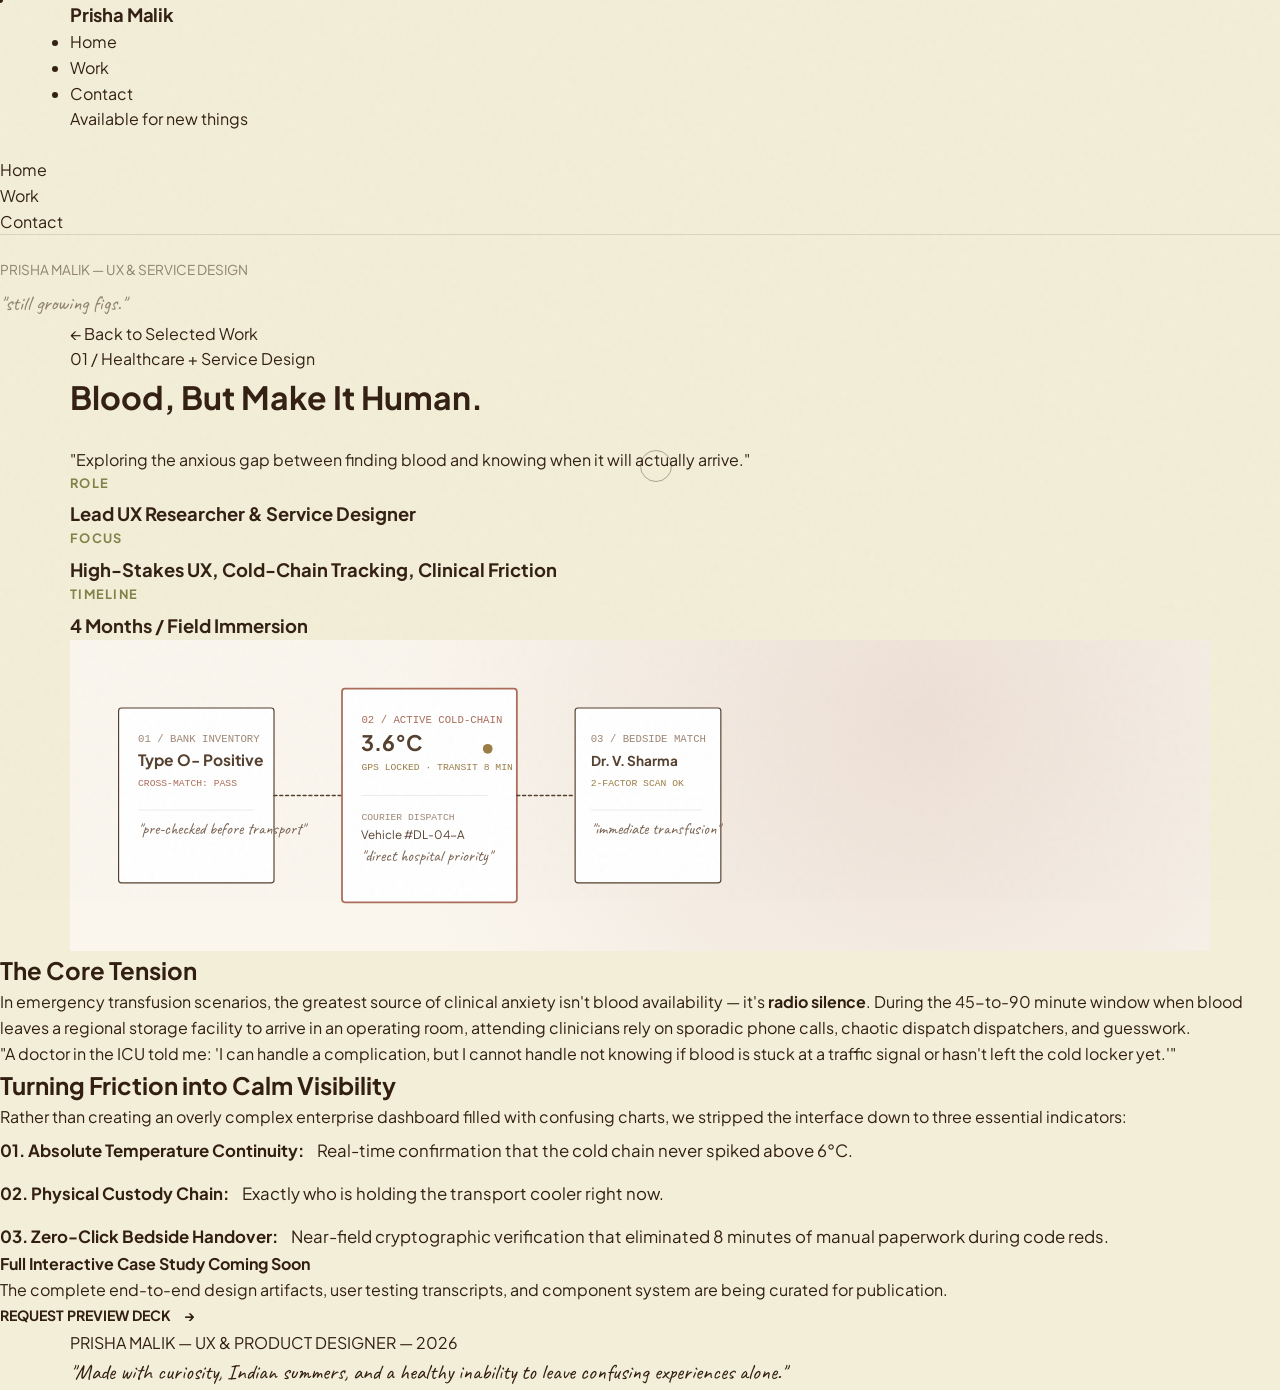
<file: projects/blood-journey.html>
﻿<!DOCTYPE html>
<html lang="en">
<head>
  <meta charset="UTF-8">
  <meta name="viewport" content="width=device-width, initial-scale=1.0">
  <title>Blood, But Make It Human — Prisha Malik</title>
  <meta name="description" content="Case Study: Blood, But Make It Human — Exploring the anxious gap between finding blood and knowing when it will actually arrive.">
  <link rel="stylesheet" href="../css/styles.css">
</head>
<body>

  <div class="custom-cursor" aria-hidden="true">
    <div class="cursor-circle"></div>
    <div class="cursor-dot"></div>
    <span class="cursor-text"></span>
  </div>

  <header class="site-nav" role="banner">
    <div class="container nav-wrapper">
      <a href="../index.html" class="nav-brand" aria-label="Prisha Malik Home">
        Prisha Malik
      </a>

      <nav class="nav-menu" aria-label="Primary Navigation">
        <ul class="nav-links">
          <li><a href="../index.html" class="nav-link">Home</a></li>
          <li><a href="../work.html" class="nav-link active">Work</a></li>
          <li><a href="../contact.html" class="nav-link">Contact</a></li>
        </ul>
      </nav>

      <div class="nav-status">
        <span class="status-dot"></span>
        <span>Available for new things</span>
      </div>

      <button class="nav-toggle" aria-label="Toggle navigation menu" aria-expanded="false">
        <span></span>
        <span></span>
      </button>
    </div>
  </header>

  <div class="mobile-menu" aria-hidden="true">
    <ul class="mobile-nav-links">
      <li><a href="../index.html" class="mobile-nav-link">Home</a></li>
      <li><a href="../work.html" class="mobile-nav-link">Work</a></li>
      <li><a href="../contact.html" class="mobile-nav-link">Contact</a></li>
    </ul>
    <div style="border-top: 1px solid var(--border-subtle); padding-top: 1.5rem; font-size: 0.85rem; color: var(--text-muted);">
      <div>PRISHA MALIK — UX & SERVICE DESIGN</div>
      <div style="font-family: var(--font-hand); font-size: 1.3rem; color: var(--c-canyon-clay); margin-top: 0.4rem;">"still growing figs."</div>
    </div>
  </div>

  <main id="main-content">
    
    <header class="case-study-header">
      <div class="container">
        <a href="../work.html" class="back-link">
          <span aria-hidden="true">←</span>
          <span>Back to Selected Work</span>
        </a>

        <div class="case-study-hero-grid">
          <div>
            <div class="eyebrow">01 / Healthcare + Service Design</div>
            <h1 class="editorial-headline" style="margin-bottom: 1.5rem;">
              Blood, But Make It Human.
            </h1>
            <p class="body-large">
              "Exploring the anxious gap between finding blood and knowing when it will actually arrive."
            </p>
          </div>

          <div class="meta-columns">
            <div>
              <div class="meta-item-label">Role</div>
              <div class="meta-item-value">Lead UX Researcher & Service Designer</div>
            </div>
            <div>
              <div class="meta-item-label">Focus</div>
              <div class="meta-item-value">High-Stakes UX, Cold-Chain Tracking, Clinical Friction</div>
            </div>
            <div>
              <div class="meta-item-label">Timeline</div>
              <div class="meta-item-value">4 Months / Field Immersion</div>
            </div>
          </div>
        </div>
      </div>
    </header>

    <div class="container">
      <div class="case-study-banner-visual" style="background: radial-gradient(circle at 75% 25%, rgba(170, 108, 88, 0.16) 0%, transparent 60%), #FAF6EE;">
        <svg viewBox="0 0 700 320" fill="none" xmlns="http://www.w3.org/2000/svg" style="width: 100%; max-width: 680px;">
          <rect x="50" y="70" width="160" height="180" rx="3" fill="#FFFFFF" stroke="#543F2E" stroke-width="1.2" />
          <text x="70" y="105" font-family="monospace" font-size="11" fill="#9E8775">01 / BANK INVENTORY</text>
          <text x="70" y="130" font-family="'Plus Jakarta Sans', sans-serif" font-weight="700" font-size="16" fill="#543F2E">Type O- Positive</text>
          <text x="70" y="150" font-family="monospace" font-size="10" fill="#AA6C58">CROSS-MATCH: PASS</text>
          <line x1="70" y1="175" x2="190" y2="175" stroke="#543F2E" stroke-opacity="0.1" />
          <text x="70" y="200" font-family="'Caveat', cursive" font-size="17" fill="#7A6351">"pre-checked before transport"</text>

          <path d="M210 160 L280 160" stroke="#543F2E" stroke-width="1.6" stroke-linecap="round" stroke-dasharray="3 3" />

          <rect x="280" y="50" width="180" height="220" rx="3" fill="#FFFFFF" stroke="#AA6C58" stroke-width="1.8" />
          <text x="300" y="85" font-family="monospace" font-size="11" fill="#AA6C58">02 / ACTIVE COLD-CHAIN</text>
          <text x="300" y="114" font-family="'Plus Jakarta Sans', sans-serif" font-weight="700" font-size="22" fill="#543F2E">3.6°C</text>
          <text x="300" y="134" font-family="monospace" font-size="10" fill="#9A7D46">GPS LOCKED · TRANSIT 8 MIN</text>
          <circle cx="430" cy="112" r="5" fill="#9A7D46" />
          <line x1="300" y1="160" x2="430" y2="160" stroke="#543F2E" stroke-opacity="0.1" />
          <text x="300" y="185" font-family="monospace" font-size="10" fill="#9E8775">COURIER DISPATCH</text>
          <text x="300" y="205" font-family="'Plus Jakarta Sans', sans-serif" font-size="12" fill="#543F2E">Vehicle #DL-04-A</text>
          <text x="300" y="228" font-family="'Caveat', cursive" font-size="17" fill="#7A6351">"direct hospital priority"</text>

          <path d="M460 160 L520 160" stroke="#543F2E" stroke-width="1.6" stroke-linecap="round" stroke-dasharray="3 3" />

          <rect x="520" y="70" width="150" height="180" rx="3" fill="#FFFFFF" stroke="#543F2E" stroke-width="1.2" />
          <text x="536" y="105" font-family="monospace" font-size="11" fill="#9E8775">03 / BEDSIDE MATCH</text>
          <text x="536" y="130" font-family="'Plus Jakarta Sans', sans-serif" font-weight="700" font-size="14" fill="#543F2E">Dr. V. Sharma</text>
          <text x="536" y="150" font-family="monospace" font-size="10" fill="#9A7D46">2-FACTOR SCAN OK</text>
          <line x1="536" y1="175" x2="650" y2="175" stroke="#543F2E" stroke-opacity="0.1" />
          <text x="536" y="200" font-family="'Caveat', cursive" font-size="17" fill="#7A6351">"immediate transfusion"</text>
        </svg>
      </div>
    </div>

    <article class="case-study-body">
      <section class="case-section reveal-on-scroll">
        <h2>The Core Tension</h2>
        <p>
          In emergency transfusion scenarios, the greatest source of clinical anxiety isn't blood availability — it's <strong>radio silence</strong>. During the 45-to-90 minute window when blood leaves a regional storage facility to arrive in an operating room, attending clinicians rely on sporadic phone calls, chaotic dispatch dispatchers, and guesswork.
        </p>
        <div class="callout-box">
          <p>
            "A doctor in the ICU told me: 'I can handle a complication, but I cannot handle not knowing if blood is stuck at a traffic signal or hasn't left the cold locker yet.'"
          </p>
        </div>
      </section>

      <section class="case-section reveal-on-scroll">
        <h2>Turning Friction into Calm Visibility</h2>
        <p>
          Rather than creating an overly complex enterprise dashboard filled with confusing charts, we stripped the interface down to three essential indicators:
        </p>
        <ul style="list-style: none; display: flex; flex-direction: column; gap: 1rem; margin-top: 0.5rem;">
          <li style="font-size: 1.05rem; display: flex; gap: 0.8rem;">
            <strong style="color: var(--c-canyon-clay);">01. Absolute Temperature Continuity:</strong> Real-time confirmation that the cold chain never spiked above 6°C.
          </li>
          <li style="font-size: 1.05rem; display: flex; gap: 0.8rem;">
            <strong style="color: var(--c-canyon-clay);">02. Physical Custody Chain:</strong> Exactly who is holding the transport cooler right now.
          </li>
          <li style="font-size: 1.05rem; display: flex; gap: 0.8rem;">
            <strong style="color: var(--c-canyon-clay);">03. Zero-Click Bedside Handover:</strong> Near-field cryptographic verification that eliminated 8 minutes of manual paperwork during code reds.
          </li>
        </ul>
      </section>

      <div class="coming-soon-banner reveal-on-scroll">
        <div>
          <h4>Full Interactive Case Study Coming Soon</h4>
          <p>The complete end-to-end design artifacts, user testing transcripts, and component system are being curated for publication.</p>
        </div>
        <a href="../contact.html" style="display: inline-flex; align-items: center; gap: 0.8rem; font-family: var(--font-sans); font-size: 0.88rem; font-weight: 700; text-transform: uppercase; color: var(--c-canyon-clay); border-bottom: 1.5px solid var(--c-canyon-clay); padding-bottom: 0.2rem;">
          <span>Request Preview Deck</span>
          <span aria-hidden="true">→</span>
        </a>
      </div>
    </article>

  </main>

  <footer class="site-footer" role="contentinfo">
    <div class="container footer-content">
      <div>PRISHA MALIK — UX & PRODUCT DESIGNER — 2026</div>
      <div class="footer-statement" style="font-family: var(--font-hand); font-size: 1.35rem; color: var(--c-canyon-clay);">
        "Made with curiosity, Indian summers, and a healthy inability to leave confusing experiences alone."
      </div>
    </div>
  </footer>

  <script src="../js/main.js"></script>
</body>
</html>
</file>
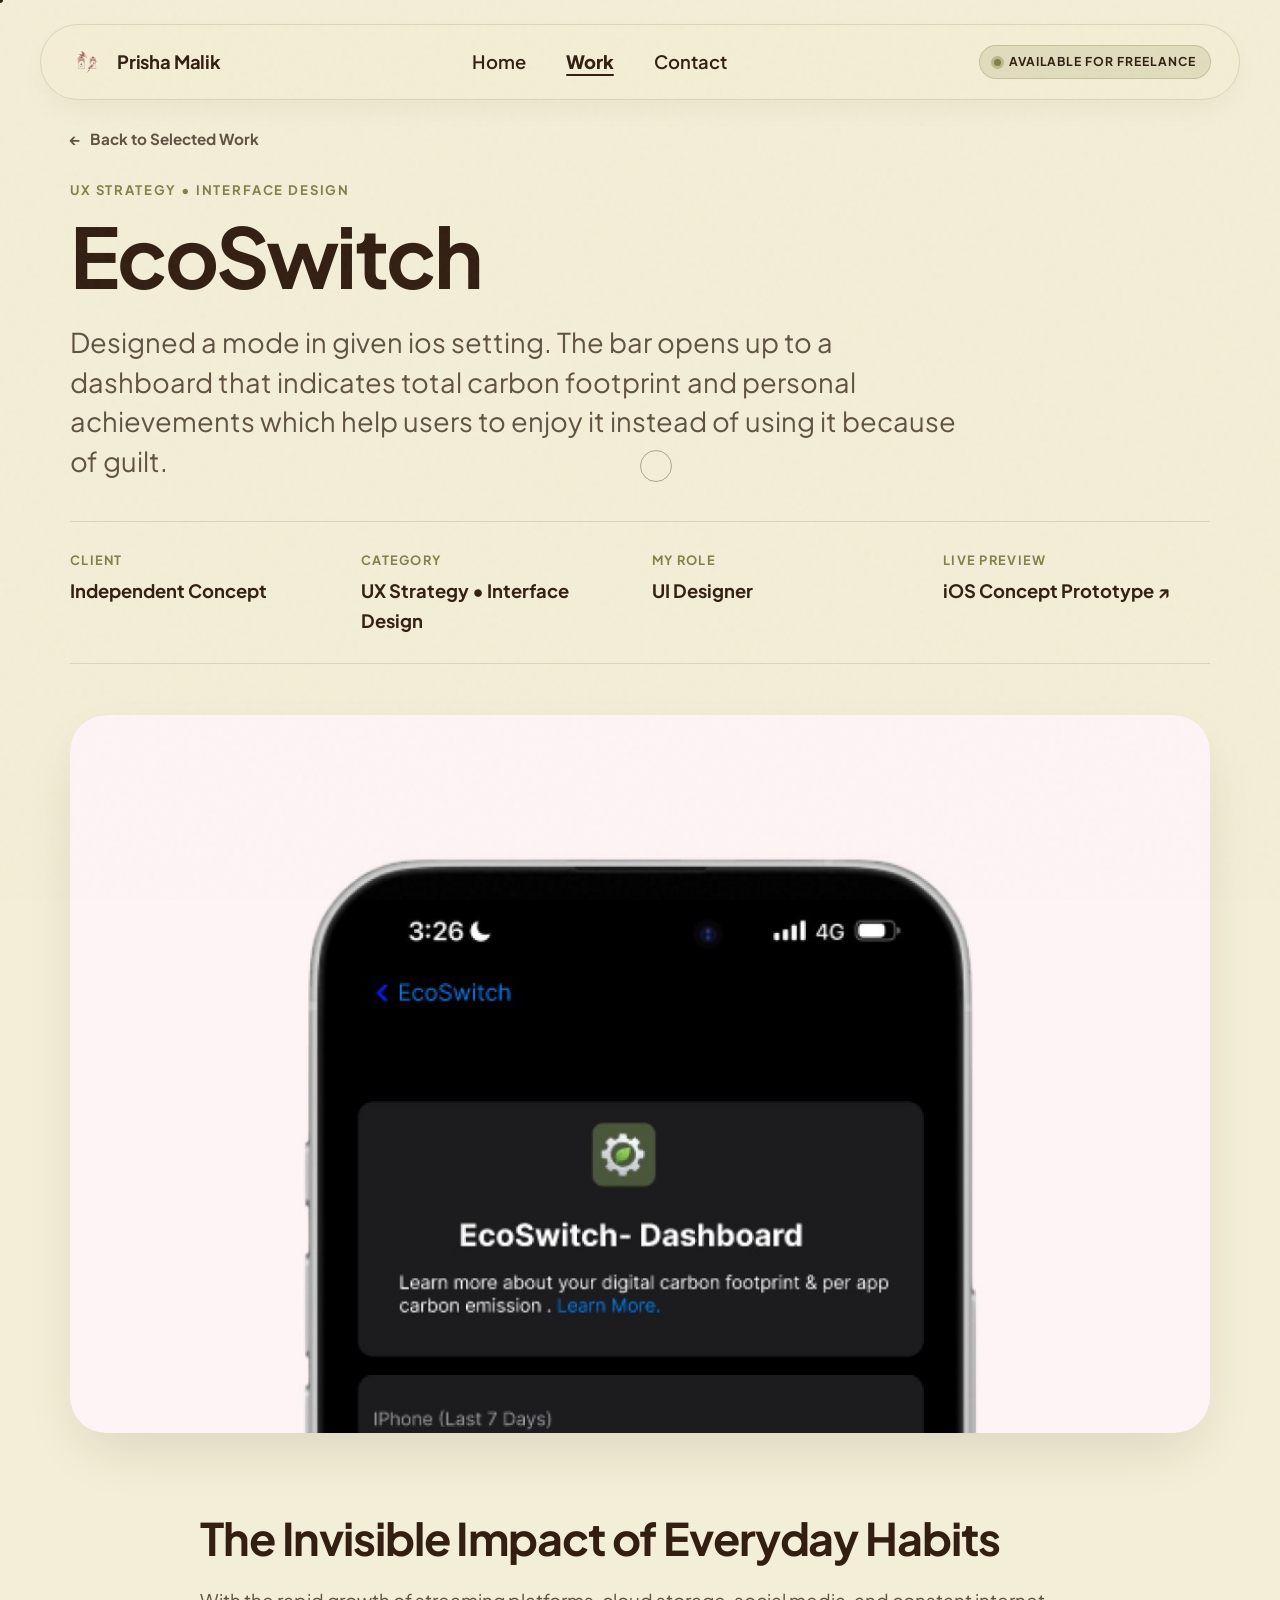
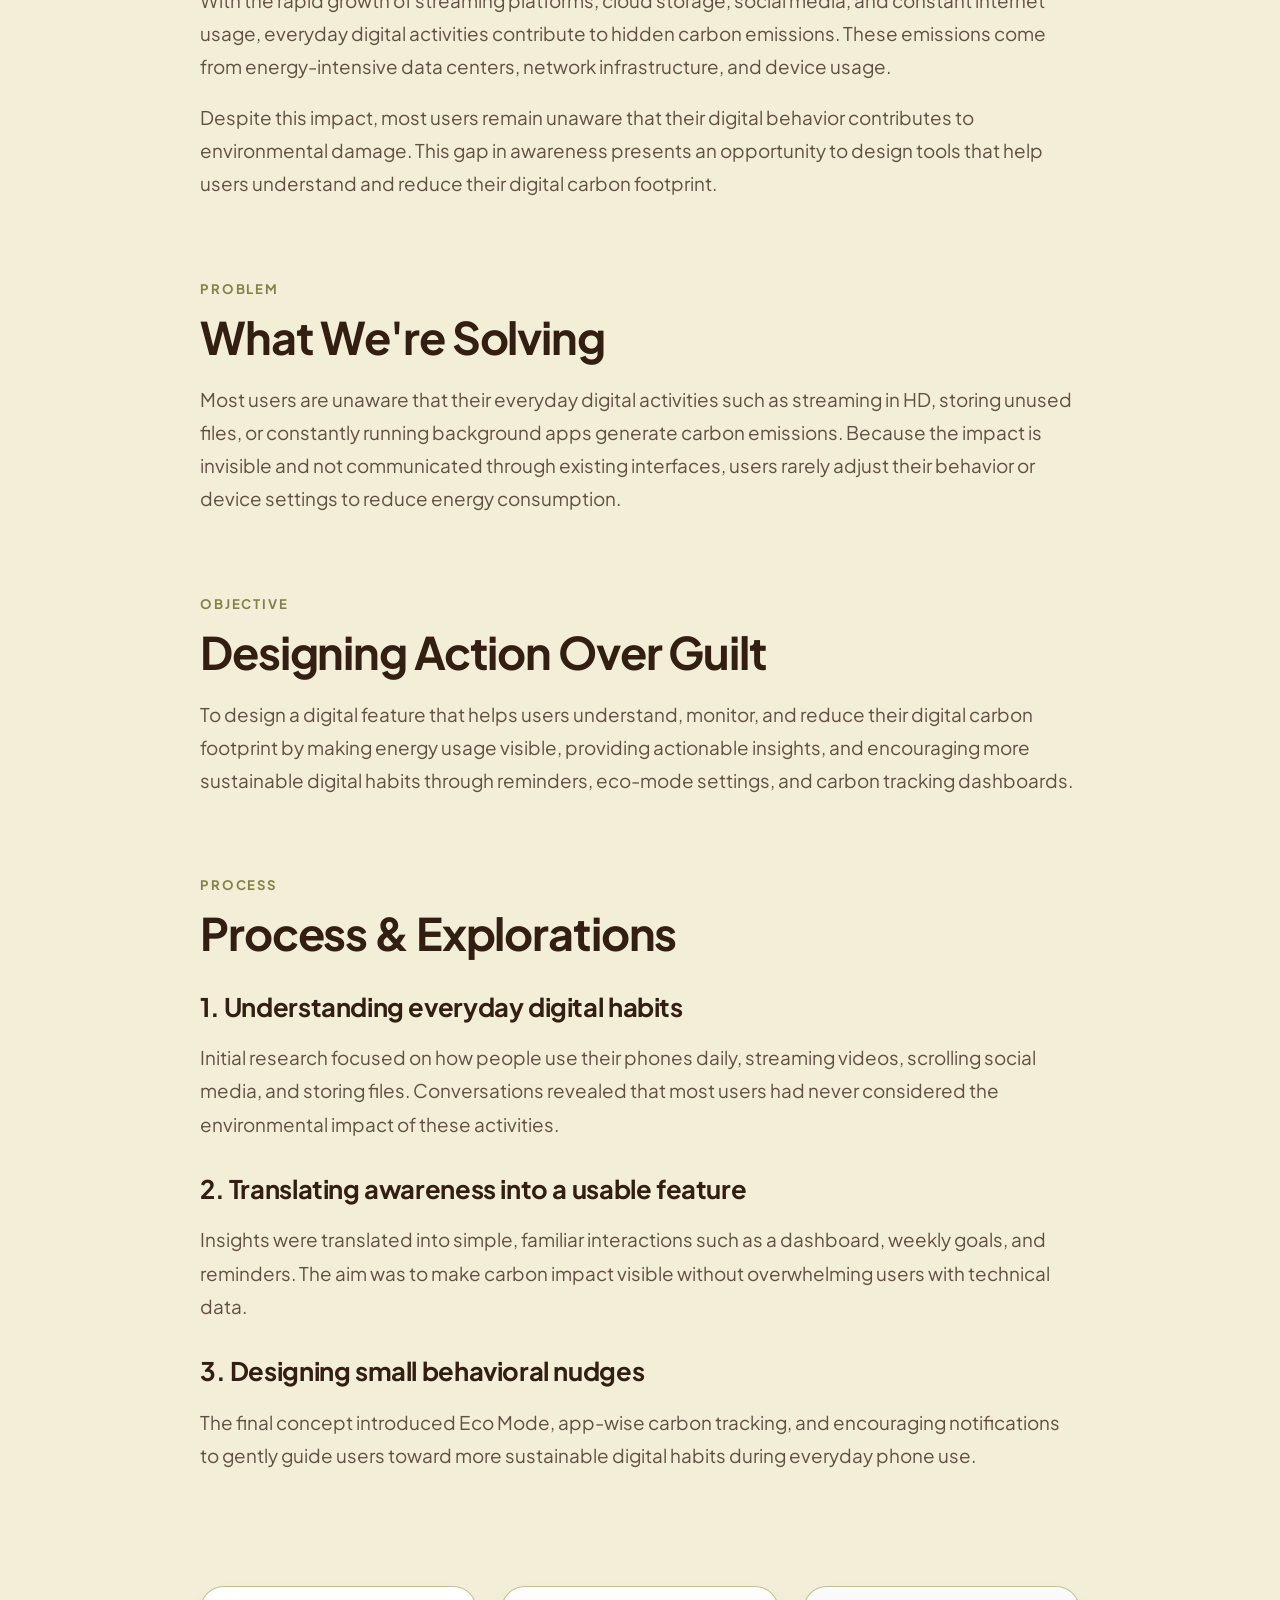
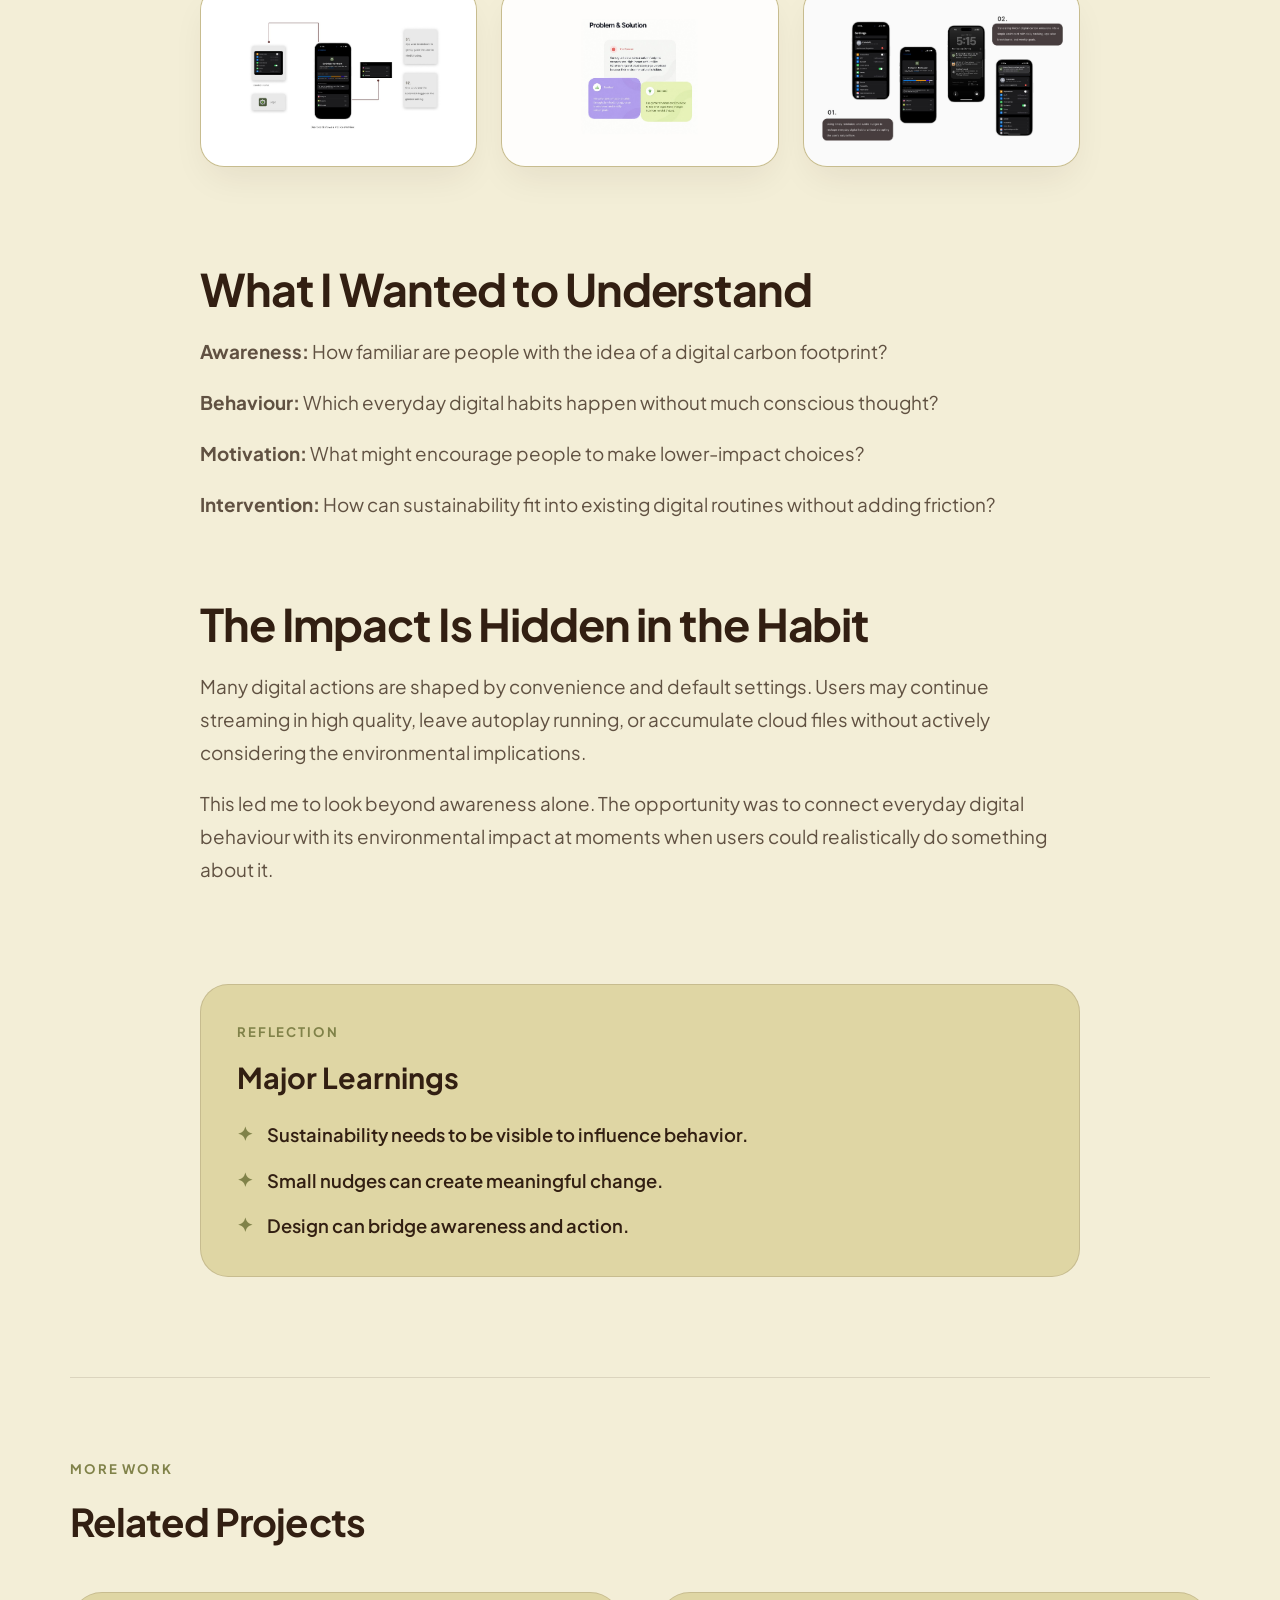
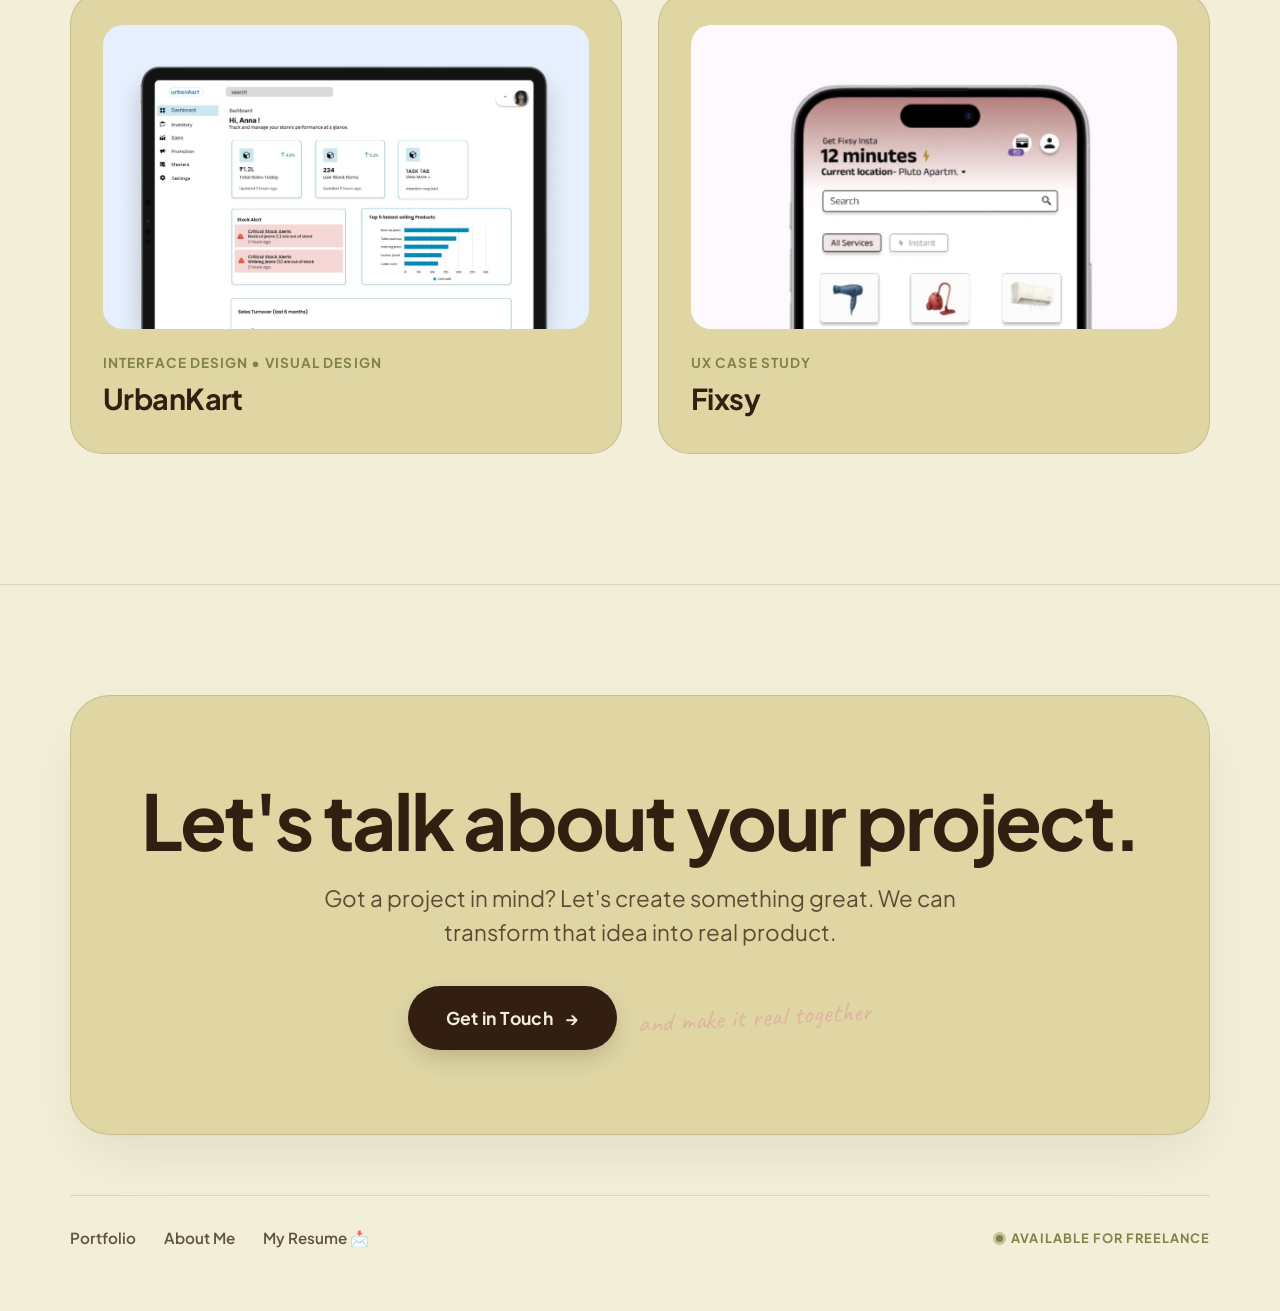
<file: projects/ecoswitch.html>
<!DOCTYPE html>
<html lang="en">
<head>
  <meta charset="UTF-8">
  <meta name="viewport" content="width=device-width, initial-scale=1.0">
  <title>EcoSwitch — Prisha Malik Portfolio</title>
  <meta name="description" content="EcoSwitch Case Study: Designed a mode in given iOS setting to indicate carbon footprint and personal achievements.">
  <link rel="icon" type="image/png" href="../assets/framer/eZgktq3TPgNuvCeIdPkEEYnuCRM.png">
  <link rel="apple-touch-icon" href="../assets/framer/PvkvoQk8UaSvX7Jk2z29mDy3d4c.png">
  
  <meta property="og:type" content="article">
  <meta property="og:title" content="EcoSwitch — Prisha Malik Portfolio">
  <meta property="og:description" content="UX Strategy • Interface Design case study by Prisha Malik.">
  <meta property="og:image" content="../assets/framer/BzRsGroDP5cGdKYfisAanhbI.jpg">
  
  <link rel="stylesheet" href="../css/styles.css">
</head>
<body>

  <!-- Custom Buttery Cursor -->
  <div class="custom-cursor" aria-hidden="true">
    <div class="cursor-circle"></div>
    <div class="cursor-dot"></div>
    <span class="cursor-text"></span>
  </div>

  <!-- Global Floating Pill Navigation -->
  <header class="site-nav-outer" role="banner">
    <div class="nav-pill">
      <a href="../index.html" class="nav-brand" aria-label="Prisha Malik Portfolio Home">
        <img src="../assets/framer/hlYvDN3AC8zOP7NVV110Ri7ikrY.png" alt="PM Monogram Logo" class="nav-logo-icon">
        <span>Prisha Malik</span>
      </a>

      <nav class="nav-menu" aria-label="Primary Navigation">
        <ul class="nav-links-menu">
          <li>
            <a href="../index.html" class="nav-roll-link">
              <div class="nav-roll-inner">
                <span>Home</span>
                <span>Home</span>
              </div>
            </a>
          </li>
          <li>
            <a href="../work.html" class="nav-roll-link active">
              <div class="nav-roll-inner">
                <span>Work</span>
                <span>Work</span>
              </div>
            </a>
          </li>
          <li>
            <a href="../contact.html" class="nav-roll-link">
              <div class="nav-roll-inner">
                <span>Contact</span>
                <span>Contact</span>
              </div>
            </a>
          </li>
        </ul>
      </nav>

      <div class="nav-status-badge">
        <span class="nav-status-dot"></span>
        <span>Available for freelance</span>
      </div>

      <button class="nav-toggle-btn" aria-label="Toggle Navigation Menu" aria-expanded="false">
        <span></span>
        <span></span>
        <span></span>
      </button>
    </div>
  </header>

  <!-- Fullscreen Mobile Navigation Menu -->
  <div class="mobile-nav-overlay" aria-hidden="true">
    <ul class="mobile-nav-list">
      <li class="mobile-nav-item"><a href="../index.html" class="mobile-nav-link">Home</a></li>
      <li class="mobile-nav-item"><a href="../work.html" class="mobile-nav-link">Work</a></li>
      <li class="mobile-nav-item"><a href="../contact.html" class="mobile-nav-link">Contact</a></li>
    </ul>
  </div>

  <main id="main-content">

    <article class="case-study-hero">
      <div class="container">
        
        <a href="../work.html" class="case-back-link">
          <span aria-hidden="true">←</span>
          <span>Back to Selected Work</span>
        </a>

        <div class="reveal-on-scroll">
          <div class="section-eyebrow">UX Strategy • Interface Design</div>
          <h1 class="case-title">EcoSwitch</h1>
          <p class="case-subtitle">
            Designed a mode in given ios setting. The bar opens up to a dashboard that indicates total carbon footprint and personal achievements which help users to enjoy it instead of using it because of guilt.
          </p>
        </div>

        <!-- Meta Grid -->
        <div class="case-meta-grid reveal-on-scroll delay-1">
          <div>
            <div class="meta-item-label">Client</div>
            <div class="meta-item-value">Independent Concept</div>
          </div>
          <div>
            <div class="meta-item-label">Category</div>
            <div class="meta-item-value">UX Strategy • Interface Design</div>
          </div>
          <div>
            <div class="meta-item-label">My Role</div>
            <div class="meta-item-value">UI Designer</div>
          </div>
          <div>
            <div class="meta-item-label">Live Preview</div>
            <div class="meta-item-value">iOS Concept Prototype ↗</div>
          </div>
        </div>

        <!-- Hero Banner Visual -->
        <div class="case-hero-banner reveal-on-scroll delay-2">
          <img src="../assets/framer/QOrZsJxlYDo0tu5BhRkfXprQouE.jpg" alt="EcoSwitch iOS Interface Mockup Banner">
        </div>

        <!-- Case Content Body -->
        <div class="case-content-layout">

          <section class="case-section-block reveal-on-scroll">
            <h2>The Invisible Impact of Everyday Habits</h2>
            <p>
              With the rapid growth of streaming platforms, cloud storage, social media, and constant internet usage, everyday digital activities contribute to hidden carbon emissions. These emissions come from energy-intensive data centers, network infrastructure, and device usage.
            </p>
            <p>
              Despite this impact, most users remain unaware that their digital behavior contributes to environmental damage. This gap in awareness presents an opportunity to design tools that help users understand and reduce their digital carbon footprint.
            </p>
          </section>

          <section class="case-section-block reveal-on-scroll">
            <div class="section-eyebrow">Problem</div>
            <h2>What We're Solving</h2>
            <p>
              Most users are unaware that their everyday digital activities such as streaming in HD, storing unused files, or constantly running background apps generate carbon emissions. Because the impact is invisible and not communicated through existing interfaces, users rarely adjust their behavior or device settings to reduce energy consumption.
            </p>
          </section>

          <section class="case-section-block reveal-on-scroll">
            <div class="section-eyebrow">Objective</div>
            <h2>Designing Action Over Guilt</h2>
            <p>
              To design a digital feature that helps users understand, monitor, and reduce their digital carbon footprint by making energy usage visible, providing actionable insights, and encouraging more sustainable digital habits through reminders, eco-mode settings, and carbon tracking dashboards.
            </p>
          </section>

          <!-- 3 Step Process -->
          <section class="case-section-block reveal-on-scroll">
            <div class="section-eyebrow">Process</div>
            <h2>Process & Explorations</h2>
            
            <h3>1. Understanding everyday digital habits</h3>
            <p>
              Initial research focused on how people use their phones daily, streaming videos, scrolling social media, and storing files. Conversations revealed that most users had never considered the environmental impact of these activities.
            </p>

            <h3>2. Translating awareness into a usable feature</h3>
            <p>
              Insights were translated into simple, familiar interactions such as a dashboard, weekly goals, and reminders. The aim was to make carbon impact visible without overwhelming users with technical data.
            </p>

            <h3>3. Designing small behavioral nudges</h3>
            <p>
              The final concept introduced Eco Mode, app-wise carbon tracking, and encouraging notifications to gently guide users toward more sustainable digital habits during everyday phone use.
            </p>
          </section>

          <!-- Visual Gallery Row -->
          <div class="case-visual-row reveal-on-scroll">
            <div class="case-visual-card">
              <img src="../assets/framer/GEqpzqvpIJ4sxMYWJFGwE01qsn4.jpg" alt="EcoSwitch Wireframes and Flow">
            </div>
            <div class="case-visual-card">
              <img src="../assets/framer/NATZkAEJ533YVeScoM6TeF4aZA.jpg" alt="EcoSwitch Visual Dashboard Design">
            </div>
            <div class="case-visual-card">
              <img src="../assets/framer/0ogEpvqm3RgOt5i27CThlPK6Nk.jpg" alt="EcoSwitch User Testing Screen">
            </div>
          </div>

          <section class="case-section-block reveal-on-scroll">
            <h2>What I Wanted to Understand</h2>
            <p><strong>Awareness:</strong> How familiar are people with the idea of a digital carbon footprint?</p>
            <p><strong>Behaviour:</strong> Which everyday digital habits happen without much conscious thought?</p>
            <p><strong>Motivation:</strong> What might encourage people to make lower-impact choices?</p>
            <p><strong>Intervention:</strong> How can sustainability fit into existing digital routines without adding friction?</p>
          </section>

          <section class="case-section-block reveal-on-scroll">
            <h2>The Impact Is Hidden in the Habit</h2>
            <p>
              Many digital actions are shaped by convenience and default settings. Users may continue streaming in high quality, leave autoplay running, or accumulate cloud files without actively considering the environmental implications.
            </p>
            <p>
              This led me to look beyond awareness alone. The opportunity was to connect everyday digital behaviour with its environmental impact at moments when users could realistically do something about it.
            </p>
          </section>

          <!-- Major Learnings -->
          <section class="case-takeaway-box reveal-on-scroll">
            <div class="section-eyebrow">Reflection</div>
            <h3 style="font-size: 1.8rem; font-weight: 700; margin-bottom: 20px;">Major Learnings</h3>
            <ul class="takeaway-list">
              <li>
                <span class="takeaway-bullet">✦</span>
                <span>Sustainability needs to be visible to influence behavior.</span>
              </li>
              <li>
                <span class="takeaway-bullet">✦</span>
                <span>Small nudges can create meaningful change.</span>
              </li>
              <li>
                <span class="takeaway-bullet">✦</span>
                <span>Design can bridge awareness and action.</span>
              </li>
            </ul>
          </section>

        </div>

        <!-- Related Projects -->
        <section class="related-projects-section reveal-on-scroll">
          <div class="section-eyebrow">More Work</div>
          <h2 style="font-size: 2.4rem; font-weight: 700; letter-spacing: -0.025em;">Related Projects</h2>
          
          <div class="related-grid">
            
            <a href="urbankart.html" class="related-card">
              <div class="related-img-frame">
                <img src="../assets/framer/yLh4fryetPxCzFWfVVaZQFLyDp4.jpg" alt="UrbanKart Retail Dashboard">
              </div>
              <div>
                <span class="project-category-tag">Interface Design • Visual Design</span>
                <h3 class="related-title">UrbanKart</h3>
              </div>
            </a>

            <a href="fixsy.html" class="related-card">
              <div class="related-img-frame">
                <img src="../assets/framer/OjzykvC9p9k1LQ7rde3knm1xbWs.jpg" alt="Fixsy Service Platform">
              </div>
              <div>
                <span class="project-category-tag">UX Case Study</span>
                <h3 class="related-title">Fixsy</h3>
              </div>
            </a>

          </div>
        </section>

      </div>
    </article>

    <!-- CALL TO ACTION & FOOTER -->
    <section class="section-cta" aria-label="Get in Touch">
      <div class="container">
        
        <div class="cta-box reveal-on-scroll">
          <h2 class="cta-headline">Let's talk about your project.</h2>
          <p class="cta-subtitle">
            Got a project in mind? Let's create something great. We can transform that idea into real product.
          </p>

          <div class="cta-btn-wrap">
            <a href="../contact.html" class="cta-primary-btn">
              <span>Get in Touch</span>
              <span>→</span>
            </a>
            <span class="cta-hand-note">and make it real together</span>
          </div>
        </div>

        <!-- Footer Bottom Bar -->
        <footer class="footer-bar">
          <ul class="footer-nav-links">
            <li><a href="../work.html">Portfolio</a></li>
            <li><a href="../index.html#about">About Me</a></li>
            <li><a href="../contact.html">My Resume 📩</a></li>
          </ul>

          <div class="footer-availability">
            <span class="nav-status-dot"></span>
            <span>Available for freelance</span>
          </div>
        </footer>

      </div>
    </section>

  </main>

  <script src="../js/main.js"></script>
</body>
</html>
</file>
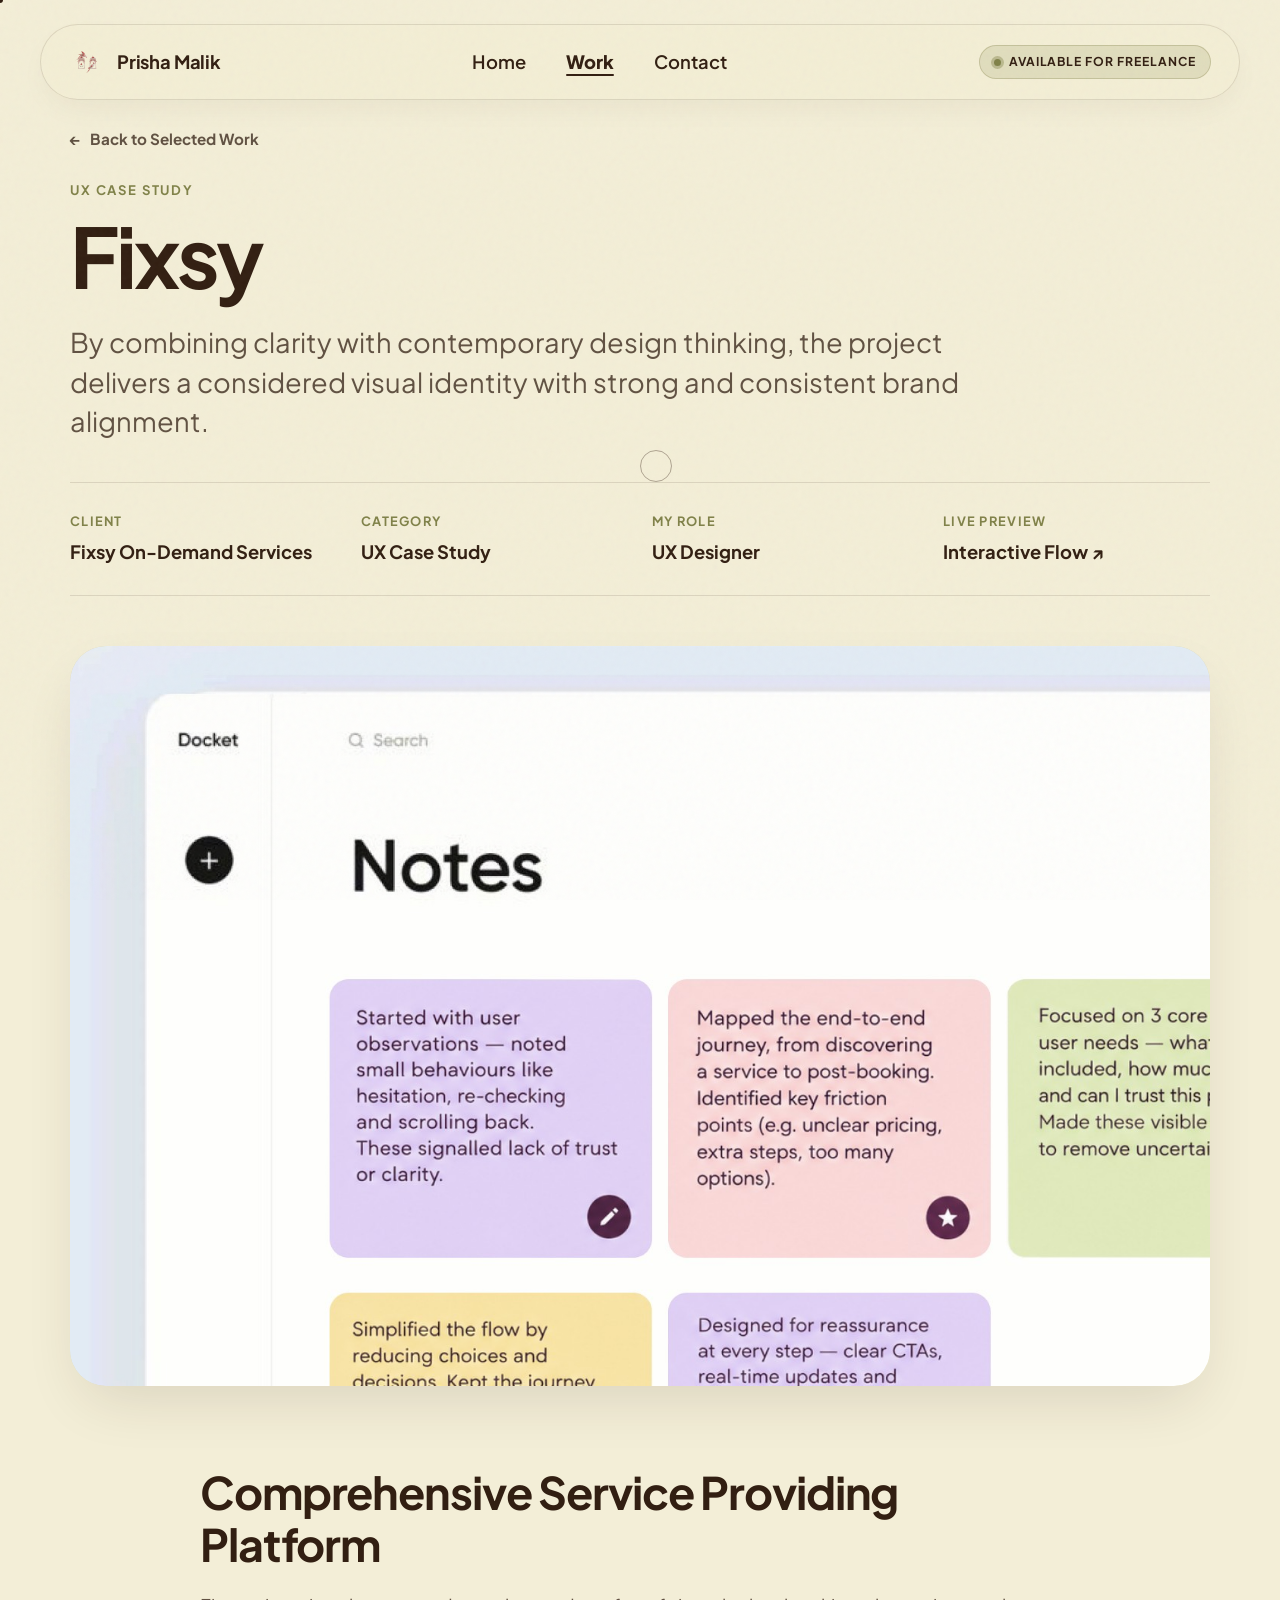
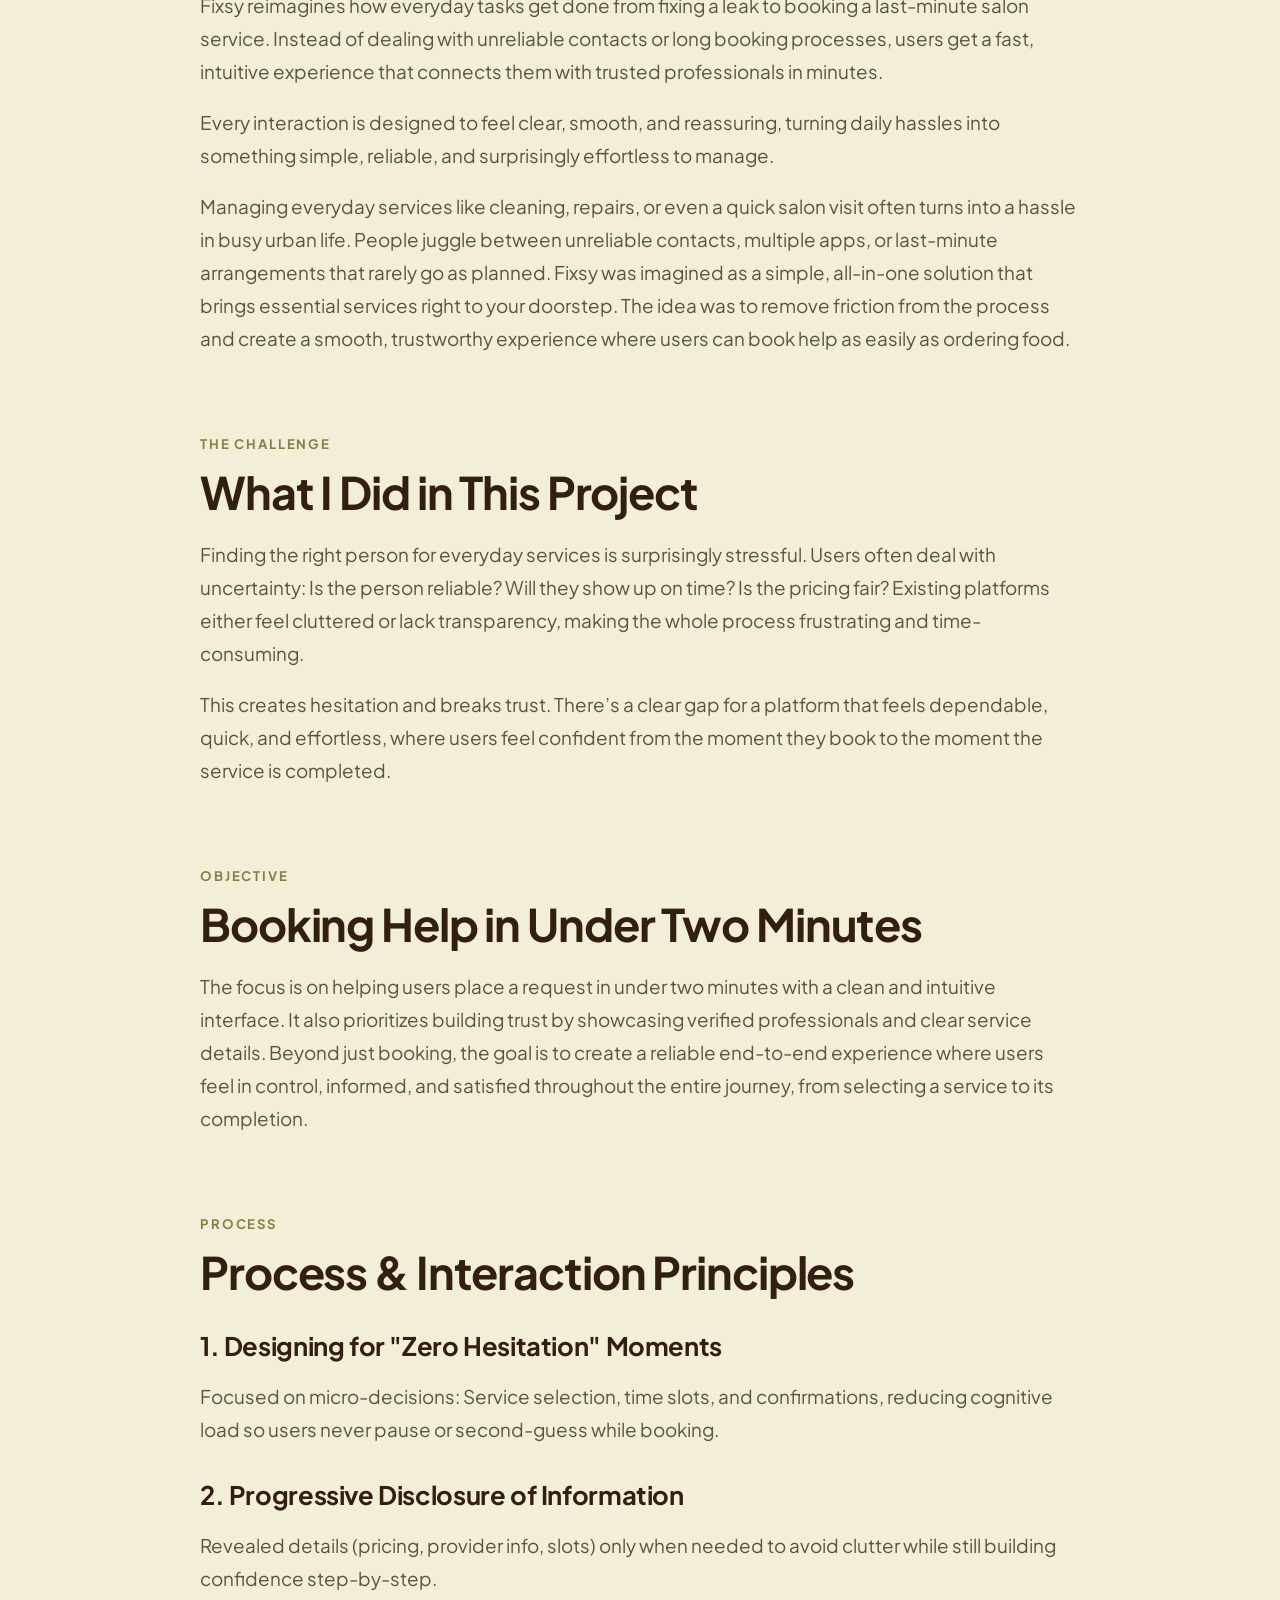
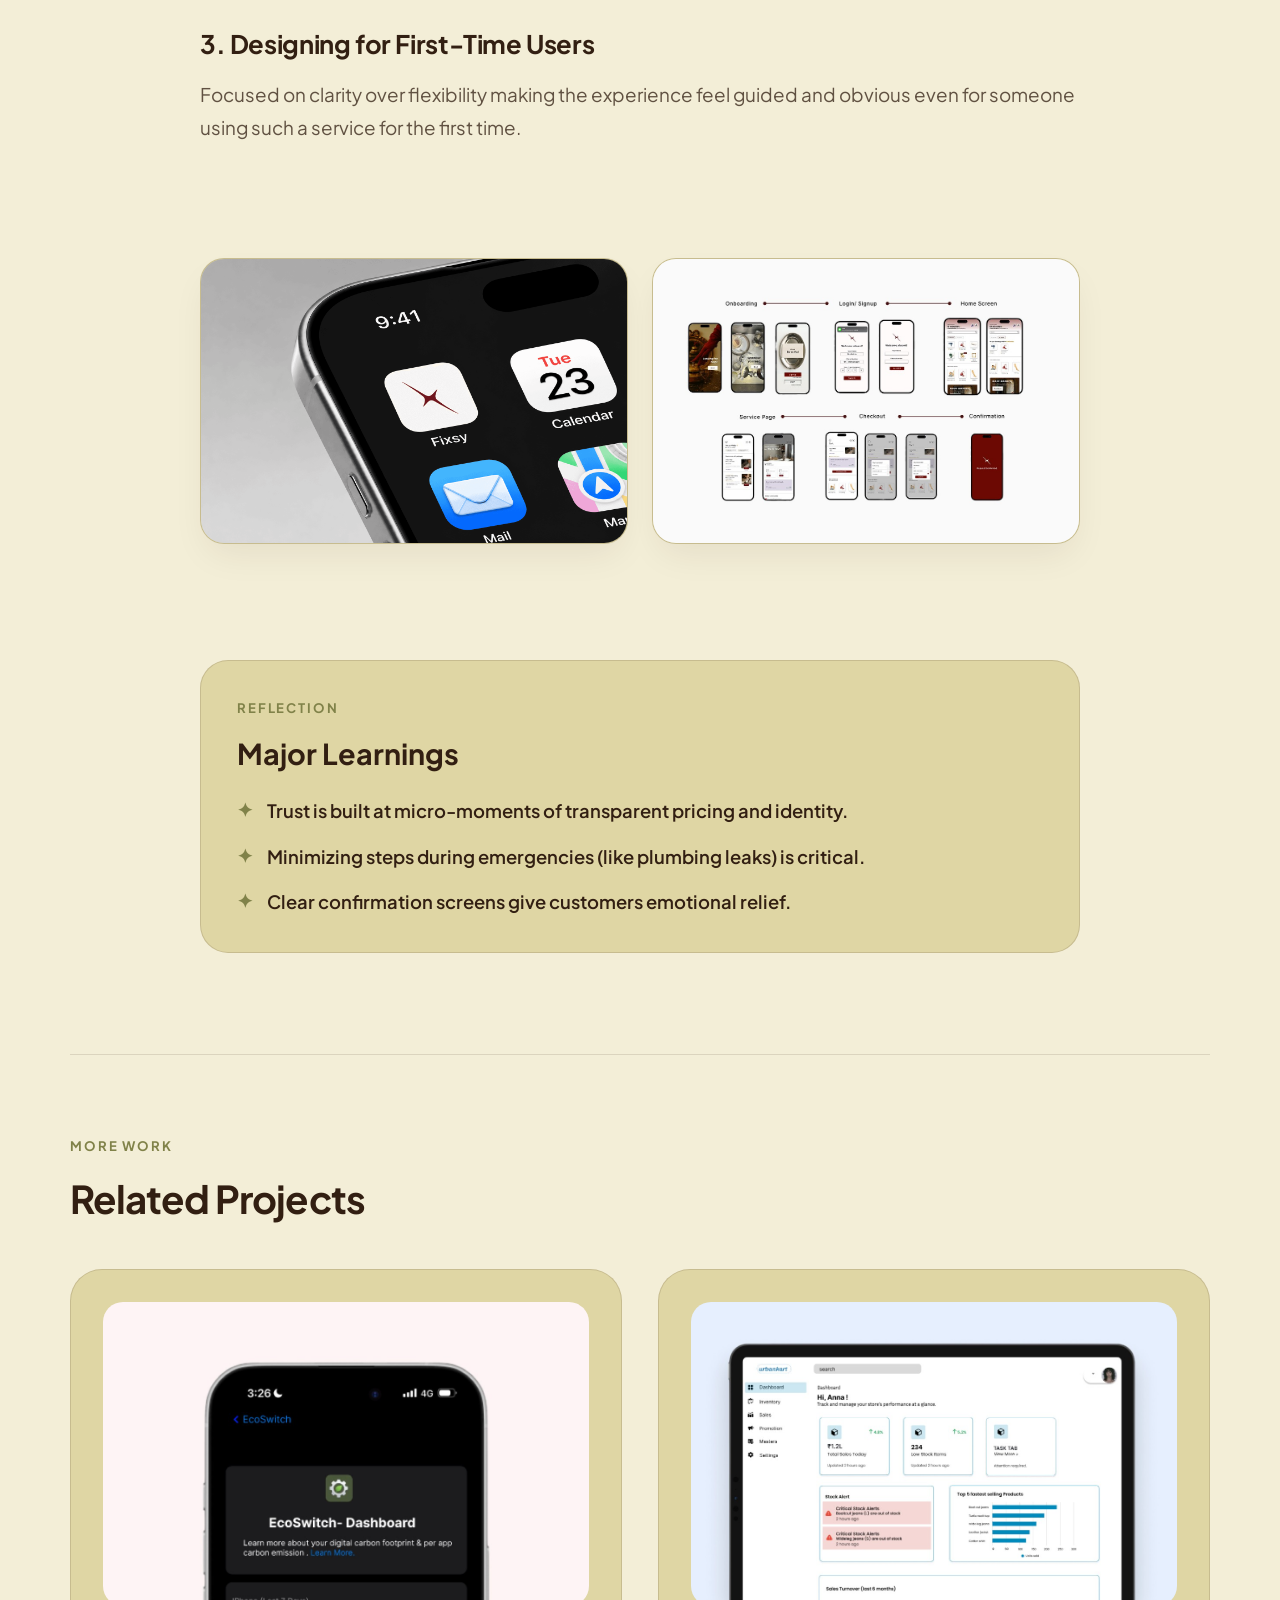
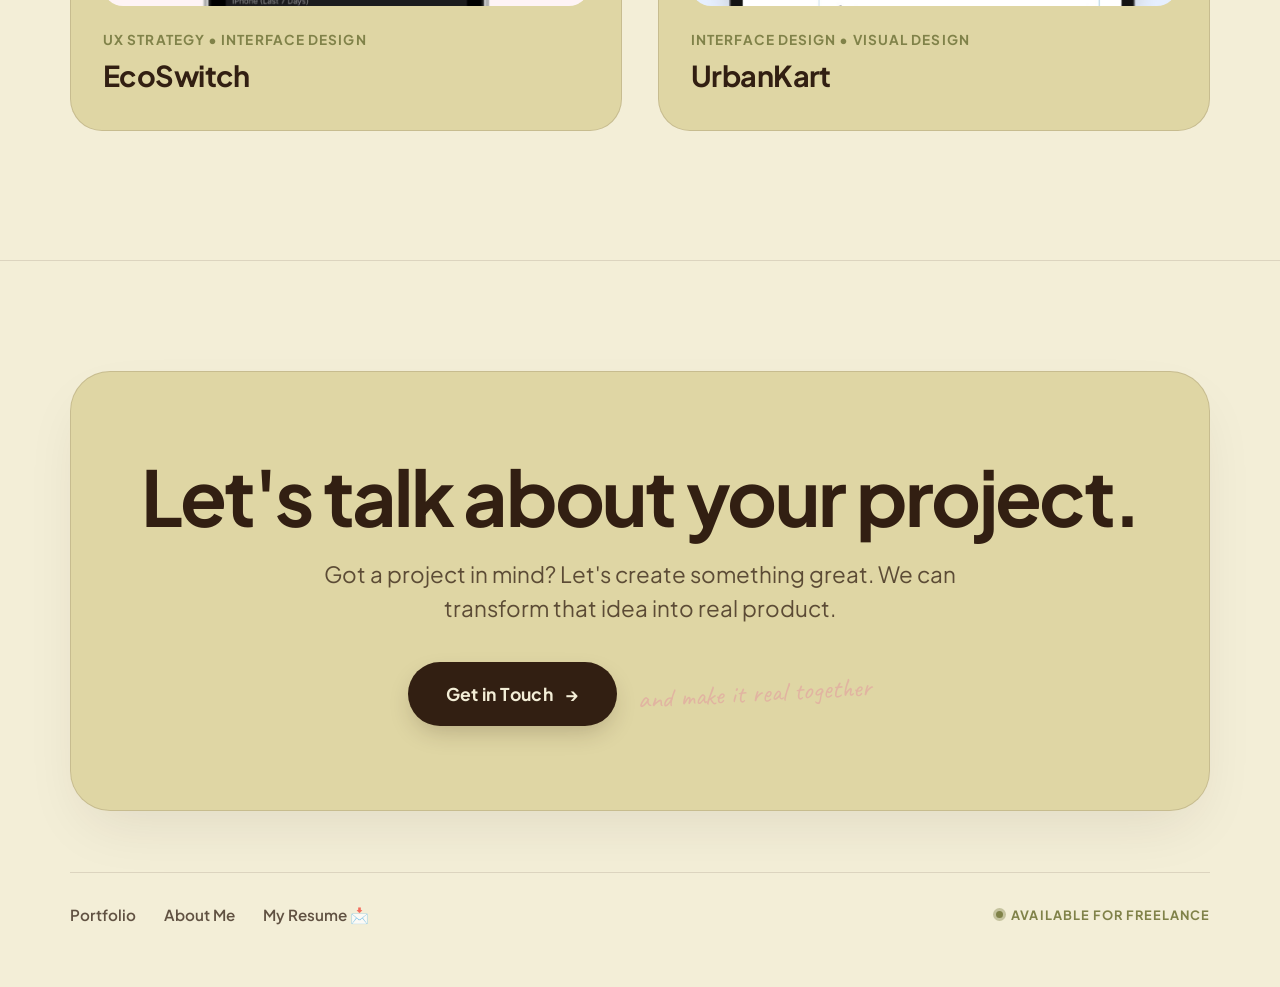
<file: projects/fixsy.html>
<!DOCTYPE html>
<html lang="en">
<head>
  <meta charset="UTF-8">
  <meta name="viewport" content="width=device-width, initial-scale=1.0">
  <title>Fixsy — Prisha Malik Portfolio</title>
  <meta name="description" content="Fixsy Case Study: Comprehensive Service Providing Platform designed by Prisha Malik.">
  <link rel="icon" type="image/png" href="../assets/framer/eZgktq3TPgNuvCeIdPkEEYnuCRM.png">
  <link rel="apple-touch-icon" href="../assets/framer/PvkvoQk8UaSvX7Jk2z29mDy3d4c.png">
  
  <meta property="og:type" content="article">
  <meta property="og:title" content="Fixsy — Prisha Malik Portfolio">
  <meta property="og:description" content="Comprehensive Service Providing Platform UX Case Study.">
  <meta property="og:image" content="../assets/framer/BzRsGroDP5cGdKYfisAanhbI.jpg">
  
  <link rel="stylesheet" href="../css/styles.css">
</head>
<body>

  <!-- Custom Buttery Cursor -->
  <div class="custom-cursor" aria-hidden="true">
    <div class="cursor-circle"></div>
    <div class="cursor-dot"></div>
    <span class="cursor-text"></span>
  </div>

  <!-- Global Floating Pill Navigation -->
  <header class="site-nav-outer" role="banner">
    <div class="nav-pill">
      <a href="../index.html" class="nav-brand" aria-label="Prisha Malik Portfolio Home">
        <img src="../assets/framer/hlYvDN3AC8zOP7NVV110Ri7ikrY.png" alt="PM Monogram Logo" class="nav-logo-icon">
        <span>Prisha Malik</span>
      </a>

      <nav class="nav-menu" aria-label="Primary Navigation">
        <ul class="nav-links-menu">
          <li>
            <a href="../index.html" class="nav-roll-link">
              <div class="nav-roll-inner">
                <span>Home</span>
                <span>Home</span>
              </div>
            </a>
          </li>
          <li>
            <a href="../work.html" class="nav-roll-link active">
              <div class="nav-roll-inner">
                <span>Work</span>
                <span>Work</span>
              </div>
            </a>
          </li>
          <li>
            <a href="../contact.html" class="nav-roll-link">
              <div class="nav-roll-inner">
                <span>Contact</span>
                <span>Contact</span>
              </div>
            </a>
          </li>
        </ul>
      </nav>

      <div class="nav-status-badge">
        <span class="nav-status-dot"></span>
        <span>Available for freelance</span>
      </div>

      <button class="nav-toggle-btn" aria-label="Toggle Navigation Menu" aria-expanded="false">
        <span></span>
        <span></span>
        <span></span>
      </button>
    </div>
  </header>

  <!-- Fullscreen Mobile Navigation Menu -->
  <div class="mobile-nav-overlay" aria-hidden="true">
    <ul class="mobile-nav-list">
      <li class="mobile-nav-item"><a href="../index.html" class="mobile-nav-link">Home</a></li>
      <li class="mobile-nav-item"><a href="../work.html" class="mobile-nav-link">Work</a></li>
      <li class="mobile-nav-item"><a href="../contact.html" class="mobile-nav-link">Contact</a></li>
    </ul>
  </div>

  <main id="main-content">

    <article class="case-study-hero">
      <div class="container">
        
        <a href="../work.html" class="case-back-link">
          <span aria-hidden="true">←</span>
          <span>Back to Selected Work</span>
        </a>

        <div class="reveal-on-scroll">
          <div class="section-eyebrow">UX Case Study</div>
          <h1 class="case-title">Fixsy</h1>
          <p class="case-subtitle">
            By combining clarity with contemporary design thinking, the project delivers a considered visual identity with strong and consistent brand alignment.
          </p>
        </div>

        <!-- Meta Grid -->
        <div class="case-meta-grid reveal-on-scroll delay-1">
          <div>
            <div class="meta-item-label">Client</div>
            <div class="meta-item-value">Fixsy On-Demand Services</div>
          </div>
          <div>
            <div class="meta-item-label">Category</div>
            <div class="meta-item-value">UX Case Study</div>
          </div>
          <div>
            <div class="meta-item-label">My Role</div>
            <div class="meta-item-value">UX Designer</div>
          </div>
          <div>
            <div class="meta-item-label">Live Preview</div>
            <div class="meta-item-value">Interactive Flow ↗</div>
          </div>
        </div>

        <!-- Hero Banner Visual -->
        <div class="case-hero-banner reveal-on-scroll delay-2">
          <img src="../assets/framer/LnyyMBesLSbJ83l1fSL6NgbNM.jpg" alt="Fixsy Service Platform Banner">
        </div>

        <!-- Case Content Body -->
        <div class="case-content-layout">

          <section class="case-section-block reveal-on-scroll">
            <h2>Comprehensive Service Providing Platform</h2>
            <p>
              Fixsy reimagines how everyday tasks get done from fixing a leak to booking a last-minute salon service. Instead of dealing with unreliable contacts or long booking processes, users get a fast, intuitive experience that connects them with trusted professionals in minutes.
            </p>
            <p>
              Every interaction is designed to feel clear, smooth, and reassuring, turning daily hassles into something simple, reliable, and surprisingly effortless to manage.
            </p>
            <p>
              Managing everyday services like cleaning, repairs, or even a quick salon visit often turns into a hassle in busy urban life. People juggle between unreliable contacts, multiple apps, or last-minute arrangements that rarely go as planned. Fixsy was imagined as a simple, all-in-one solution that brings essential services right to your doorstep. The idea was to remove friction from the process and create a smooth, trustworthy experience where users can book help as easily as ordering food.
            </p>
          </section>

          <section class="case-section-block reveal-on-scroll">
            <div class="section-eyebrow">The Challenge</div>
            <h2>What I Did in This Project</h2>
            <p>
              Finding the right person for everyday services is surprisingly stressful. Users often deal with uncertainty: Is the person reliable? Will they show up on time? Is the pricing fair? Existing platforms either feel cluttered or lack transparency, making the whole process frustrating and time-consuming.
            </p>
            <p>
              This creates hesitation and breaks trust. There’s a clear gap for a platform that feels dependable, quick, and effortless, where users feel confident from the moment they book to the moment the service is completed.
            </p>
          </section>

          <section class="case-section-block reveal-on-scroll">
            <div class="section-eyebrow">Objective</div>
            <h2>Booking Help in Under Two Minutes</h2>
            <p>
              The focus is on helping users place a request in under two minutes with a clean and intuitive interface. It also prioritizes building trust by showcasing verified professionals and clear service details. Beyond just booking, the goal is to create a reliable end-to-end experience where users feel in control, informed, and satisfied throughout the entire journey, from selecting a service to its completion.
            </p>
          </section>

          <!-- 3 Step Process -->
          <section class="case-section-block reveal-on-scroll">
            <div class="section-eyebrow">Process</div>
            <h2>Process & Interaction Principles</h2>
            
            <h3>1. Designing for "Zero Hesitation" Moments</h3>
            <p>
              Focused on micro-decisions: Service selection, time slots, and confirmations, reducing cognitive load so users never pause or second-guess while booking.
            </p>

            <h3>2. Progressive Disclosure of Information</h3>
            <p>
              Revealed details (pricing, provider info, slots) only when needed to avoid clutter while still building confidence step-by-step.
            </p>

            <h3>3. Designing for First-Time Users</h3>
            <p>
              Focused on clarity over flexibility making the experience feel guided and obvious even for someone using such a service for the first time.
            </p>
          </section>

          <!-- Visual Gallery Row -->
          <div class="case-visual-row reveal-on-scroll">
            <div class="case-visual-card">
              <img src="../assets/framer/RsoN4sSTxLCjP47y6IYTXrwnMWw.png" alt="Fixsy UI Components">
            </div>
            <div class="case-visual-card">
              <img src="../assets/framer/GgvxVgWn3wQQlYEKOB6j0qvZ8.jpg" alt="Fixsy Booking Flow Screens">
            </div>
          </div>

          <!-- Major Learnings -->
          <section class="case-takeaway-box reveal-on-scroll">
            <div class="section-eyebrow">Reflection</div>
            <h3 style="font-size: 1.8rem; font-weight: 700; margin-bottom: 20px;">Major Learnings</h3>
            <ul class="takeaway-list">
              <li>
                <span class="takeaway-bullet">✦</span>
                <span>Trust is built at micro-moments of transparent pricing and identity.</span>
              </li>
              <li>
                <span class="takeaway-bullet">✦</span>
                <span>Minimizing steps during emergencies (like plumbing leaks) is critical.</span>
              </li>
              <li>
                <span class="takeaway-bullet">✦</span>
                <span>Clear confirmation screens give customers emotional relief.</span>
              </li>
            </ul>
          </section>

        </div>

        <!-- Related Projects -->
        <section class="related-projects-section reveal-on-scroll">
          <div class="section-eyebrow">More Work</div>
          <h2 style="font-size: 2.4rem; font-weight: 700; letter-spacing: -0.025em;">Related Projects</h2>
          
          <div class="related-grid">
            
            <a href="ecoswitch.html" class="related-card">
              <div class="related-img-frame">
                <img src="../assets/framer/QOrZsJxlYDo0tu5BhRkfXprQouE.jpg" alt="EcoSwitch iOS Interface Mockup">
              </div>
              <div>
                <span class="project-category-tag">UX Strategy • Interface Design</span>
                <h3 class="related-title">EcoSwitch</h3>
              </div>
            </a>

            <a href="urbankart.html" class="related-card">
              <div class="related-img-frame">
                <img src="../assets/framer/yLh4fryetPxCzFWfVVaZQFLyDp4.jpg" alt="UrbanKart Retail Dashboard">
              </div>
              <div>
                <span class="project-category-tag">Interface Design • Visual Design</span>
                <h3 class="related-title">UrbanKart</h3>
              </div>
            </a>

          </div>
        </section>

      </div>
    </article>

    <!-- CALL TO ACTION & FOOTER -->
    <section class="section-cta" aria-label="Get in Touch">
      <div class="container">
        
        <div class="cta-box reveal-on-scroll">
          <h2 class="cta-headline">Let's talk about your project.</h2>
          <p class="cta-subtitle">
            Got a project in mind? Let's create something great. We can transform that idea into real product.
          </p>

          <div class="cta-btn-wrap">
            <a href="../contact.html" class="cta-primary-btn">
              <span>Get in Touch</span>
              <span>→</span>
            </a>
            <span class="cta-hand-note">and make it real together</span>
          </div>
        </div>

        <!-- Footer Bottom Bar -->
        <footer class="footer-bar">
          <ul class="footer-nav-links">
            <li><a href="../work.html">Portfolio</a></li>
            <li><a href="../index.html#about">About Me</a></li>
            <li><a href="../contact.html">My Resume 📩</a></li>
          </ul>

          <div class="footer-availability">
            <span class="nav-status-dot"></span>
            <span>Available for freelance</span>
          </div>
        </footer>

      </div>
    </section>

  </main>

  <script src="../js/main.js"></script>
</body>
</html>
</file>
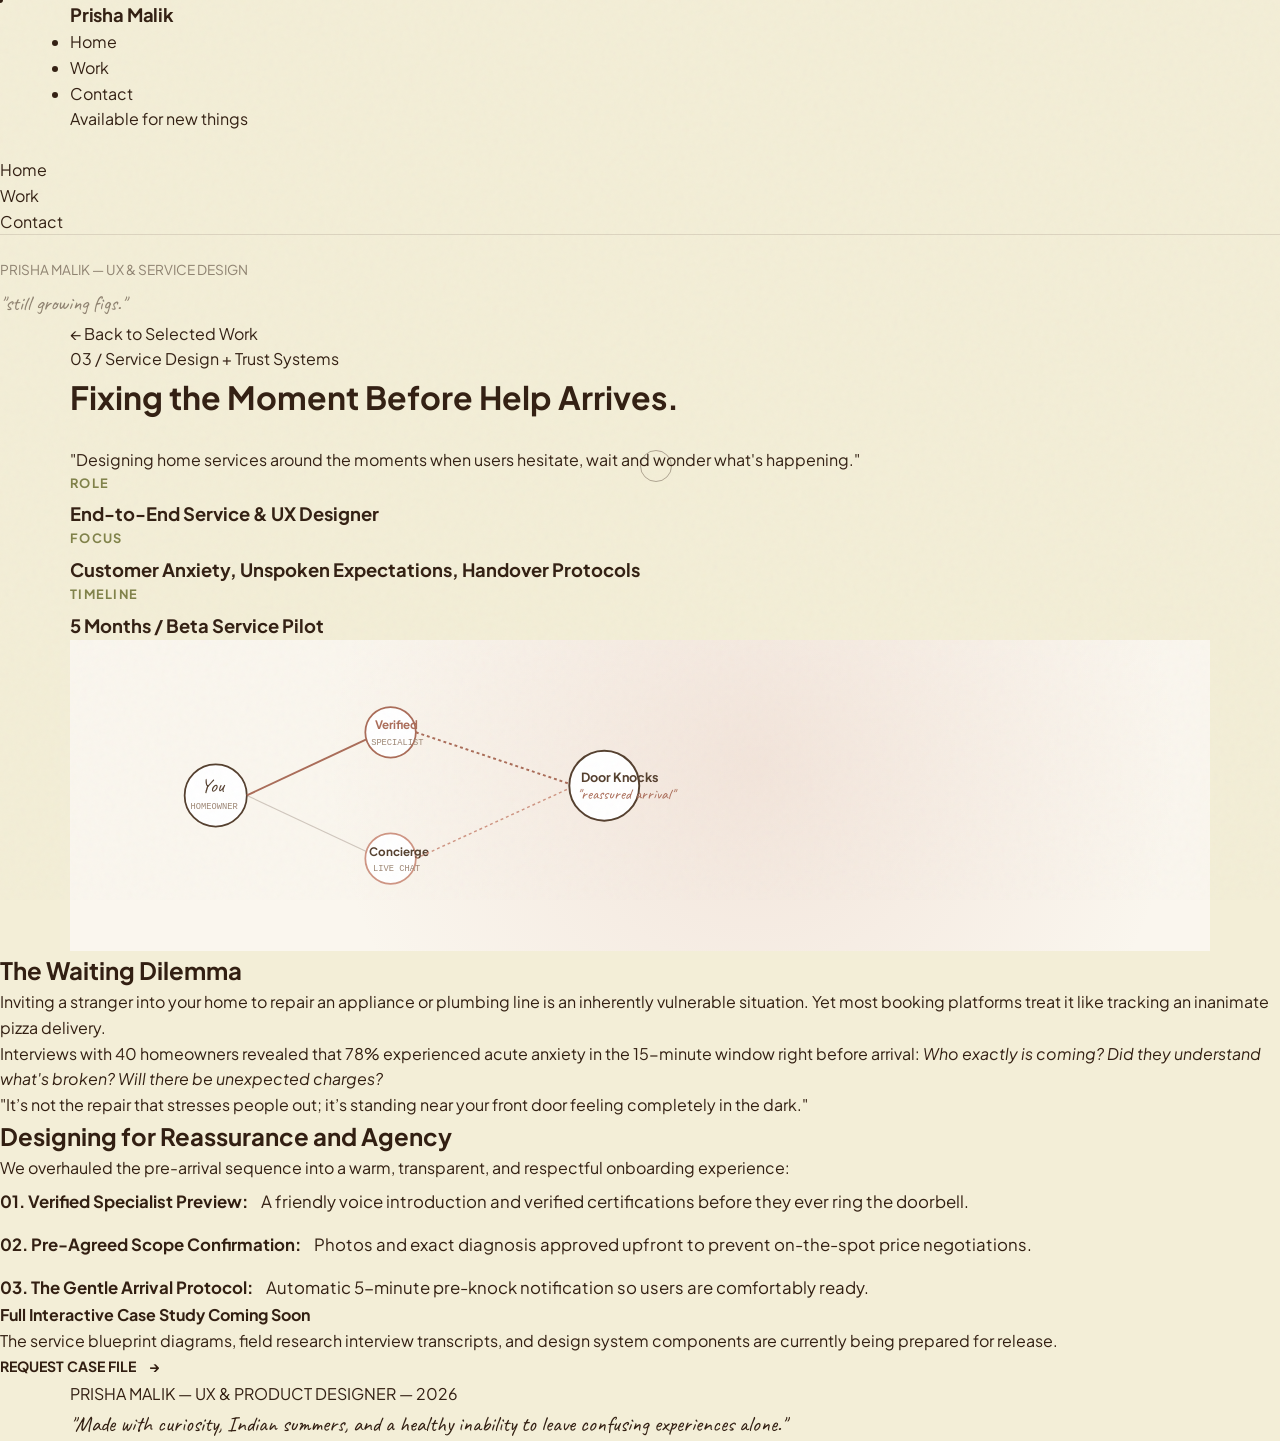
<file: projects/nextstep.html>
﻿<!DOCTYPE html>
<html lang="en">
<head>
  <meta charset="UTF-8">
  <meta name="viewport" content="width=device-width, initial-scale=1.0">
  <title>Fixing the Moment Before Help Arrives — Prisha Malik</title>
  <meta name="description" content="Case Study: Fixing the Moment Before Help Arrives — Designing home services around the moments when users hesitate, wait and wonder what's happening.">
  <link rel="stylesheet" href="../css/styles.css">
</head>
<body>

  <div class="custom-cursor" aria-hidden="true">
    <div class="cursor-circle"></div>
    <div class="cursor-dot"></div>
    <span class="cursor-text"></span>
  </div>

  <header class="site-nav" role="banner">
    <div class="container nav-wrapper">
      <a href="../index.html" class="nav-brand" aria-label="Prisha Malik Home">
        Prisha Malik
      </a>

      <nav class="nav-menu" aria-label="Primary Navigation">
        <ul class="nav-links">
          <li><a href="../index.html" class="nav-link">Home</a></li>
          <li><a href="../work.html" class="nav-link active">Work</a></li>
          <li><a href="../contact.html" class="nav-link">Contact</a></li>
        </ul>
      </nav>

      <div class="nav-status">
        <span class="status-dot"></span>
        <span>Available for new things</span>
      </div>

      <button class="nav-toggle" aria-label="Toggle navigation menu" aria-expanded="false">
        <span></span>
        <span></span>
      </button>
    </div>
  </header>

  <div class="mobile-menu" aria-hidden="true">
    <ul class="mobile-nav-links">
      <li><a href="../index.html" class="mobile-nav-link">Home</a></li>
      <li><a href="../work.html" class="mobile-nav-link">Work</a></li>
      <li><a href="../contact.html" class="mobile-nav-link">Contact</a></li>
    </ul>
    <div style="border-top: 1px solid var(--border-subtle); padding-top: 1.5rem; font-size: 0.85rem; color: var(--text-muted);">
      <div>PRISHA MALIK — UX & SERVICE DESIGN</div>
      <div style="font-family: var(--font-hand); font-size: 1.3rem; color: var(--c-canyon-clay); margin-top: 0.4rem;">"still growing figs."</div>
    </div>
  </div>

  <main id="main-content">
    
    <header class="case-study-header">
      <div class="container">
        <a href="../work.html" class="back-link">
          <span aria-hidden="true">←</span>
          <span>Back to Selected Work</span>
        </a>

        <div class="case-study-hero-grid">
          <div>
            <div class="eyebrow">03 / Service Design + Trust Systems</div>
            <h1 class="editorial-headline" style="margin-bottom: 1.5rem;">
              Fixing the Moment Before Help Arrives.
            </h1>
            <p class="body-large">
              "Designing home services around the moments when users hesitate, wait and wonder what's happening."
            </p>
          </div>

          <div class="meta-columns">
            <div>
              <div class="meta-item-label">Role</div>
              <div class="meta-item-value">End-to-End Service & UX Designer</div>
            </div>
            <div>
              <div class="meta-item-label">Focus</div>
              <div class="meta-item-value">Customer Anxiety, Unspoken Expectations, Handover Protocols</div>
            </div>
            <div>
              <div class="meta-item-label">Timeline</div>
              <div class="meta-item-value">5 Months / Beta Service Pilot</div>
            </div>
          </div>
        </div>
      </div>
    </header>

    <div class="container">
      <div class="case-study-banner-visual" style="background: radial-gradient(circle at 60% 40%, rgba(207, 149, 131, 0.18) 0%, transparent 60%), #FAF6EE;">
        <svg viewBox="0 0 700 320" fill="none" xmlns="http://www.w3.org/2000/svg" style="width: 100%; max-width: 680px;">
          <circle cx="150" cy="160" r="32" fill="#FFFFFF" stroke="#543F2E" stroke-width="1.8" />
          <text x="135" y="156" font-family="'Caveat', cursive" font-size="20" fill="#543F2E">You</text>
          <text x="124" y="174" font-family="monospace" font-size="9" fill="#9E8775">HOMEOWNER</text>

          <line x1="182" y1="160" x2="310" y2="100" stroke="#AA6C58" stroke-width="2" />
          <line x1="182" y1="160" x2="310" y2="220" stroke="#543F2E" stroke-width="1.2" stroke-opacity="0.25" />

          <circle cx="330" cy="95" r="26" fill="#FFFFFF" stroke="#AA6C58" stroke-width="1.8" />
          <text x="314" y="92" font-family="'Plus Jakarta Sans', sans-serif" font-weight="700" font-size="12" fill="#AA6C58">Verified</text>
          <text x="310" y="108" font-family="monospace" font-size="9" fill="#9E8775">SPECIALIST</text>

          <circle cx="330" cy="225" r="26" fill="#FFFFFF" stroke="#CF9583" stroke-width="1.8" />
          <text x="308" y="222" font-family="'Plus Jakarta Sans', sans-serif" font-weight="700" font-size="12" fill="#543F2E">Concierge</text>
          <text x="312" y="238" font-family="monospace" font-size="9" fill="#9E8775">LIVE CHAT</text>

          <line x1="356" y1="95" x2="520" y2="150" stroke="#AA6C58" stroke-width="2" stroke-dasharray="3 3" />
          <line x1="356" y1="225" x2="520" y2="150" stroke="#CF9583" stroke-width="1.5" stroke-dasharray="3 3" />

          <circle cx="550" cy="150" r="36" fill="#FFFFFF" stroke="#543F2E" stroke-width="2" />
          <text x="526" y="146" font-family="'Plus Jakarta Sans', sans-serif" font-weight="700" font-size="13" fill="#543F2E">Door Knocks</text>
          <text x="522" y="164" font-family="'Caveat', cursive" font-size="16" fill="#AA6C58">"reassured arrival"</text>
        </svg>
      </div>
    </div>

    <article class="case-study-body">
      <section class="case-section reveal-on-scroll">
        <h2>The Waiting Dilemma</h2>
        <p>
          Inviting a stranger into your home to repair an appliance or plumbing line is an inherently vulnerable situation. Yet most booking platforms treat it like tracking an inanimate pizza delivery.
        </p>
        <p>
          Interviews with 40 homeowners revealed that 78% experienced acute anxiety in the 15-minute window right before arrival: <em>Who exactly is coming? Did they understand what's broken? Will there be unexpected charges?</em>
        </p>
        <div class="callout-box">
          <p>
            "It’s not the repair that stresses people out; it’s standing near your front door feeling completely in the dark."
          </p>
        </div>
      </section>

      <section class="case-section reveal-on-scroll">
        <h2>Designing for Reassurance and Agency</h2>
        <p>
          We overhauled the pre-arrival sequence into a warm, transparent, and respectful onboarding experience:
        </p>
        <ul style="list-style: none; display: flex; flex-direction: column; gap: 1rem; margin-top: 0.5rem;">
          <li style="font-size: 1.05rem; display: flex; gap: 0.8rem;">
            <strong style="color: var(--c-vintage-blush);">01. Verified Specialist Preview:</strong> A friendly voice introduction and verified certifications before they ever ring the doorbell.
          </li>
          <li style="font-size: 1.05rem; display: flex; gap: 0.8rem;">
            <strong style="color: var(--c-vintage-blush);">02. Pre-Agreed Scope Confirmation:</strong> Photos and exact diagnosis approved upfront to prevent on-the-spot price negotiations.
          </li>
          <li style="font-size: 1.05rem; display: flex; gap: 0.8rem;">
            <strong style="color: var(--c-vintage-blush);">03. The Gentle Arrival Protocol:</strong> Automatic 5-minute pre-knock notification so users are comfortably ready.
          </li>
        </ul>
      </section>

      <div class="coming-soon-banner reveal-on-scroll">
        <div>
          <h4>Full Interactive Case Study Coming Soon</h4>
          <p>The service blueprint diagrams, field research interview transcripts, and design system components are currently being prepared for release.</p>
        </div>
        <a href="../contact.html" style="display: inline-flex; align-items: center; gap: 0.8rem; font-family: var(--font-sans); font-size: 0.88rem; font-weight: 700; text-transform: uppercase; color: var(--c-canyon-clay); border-bottom: 1.5px solid var(--c-canyon-clay); padding-bottom: 0.2rem;">
          <span>Request Case File</span>
          <span aria-hidden="true">→</span>
        </a>
      </div>
    </article>

  </main>

  <footer class="site-footer" role="contentinfo">
    <div class="container footer-content">
      <div>PRISHA MALIK — UX & PRODUCT DESIGNER — 2026</div>
      <div class="footer-statement" style="font-family: var(--font-hand); font-size: 1.35rem; color: var(--c-canyon-clay);">
        "Made with curiosity, Indian summers, and a healthy inability to leave confusing experiences alone."
      </div>
    </div>
  </footer>

  <script src="../js/main.js"></script>
</body>
</html>
</file>
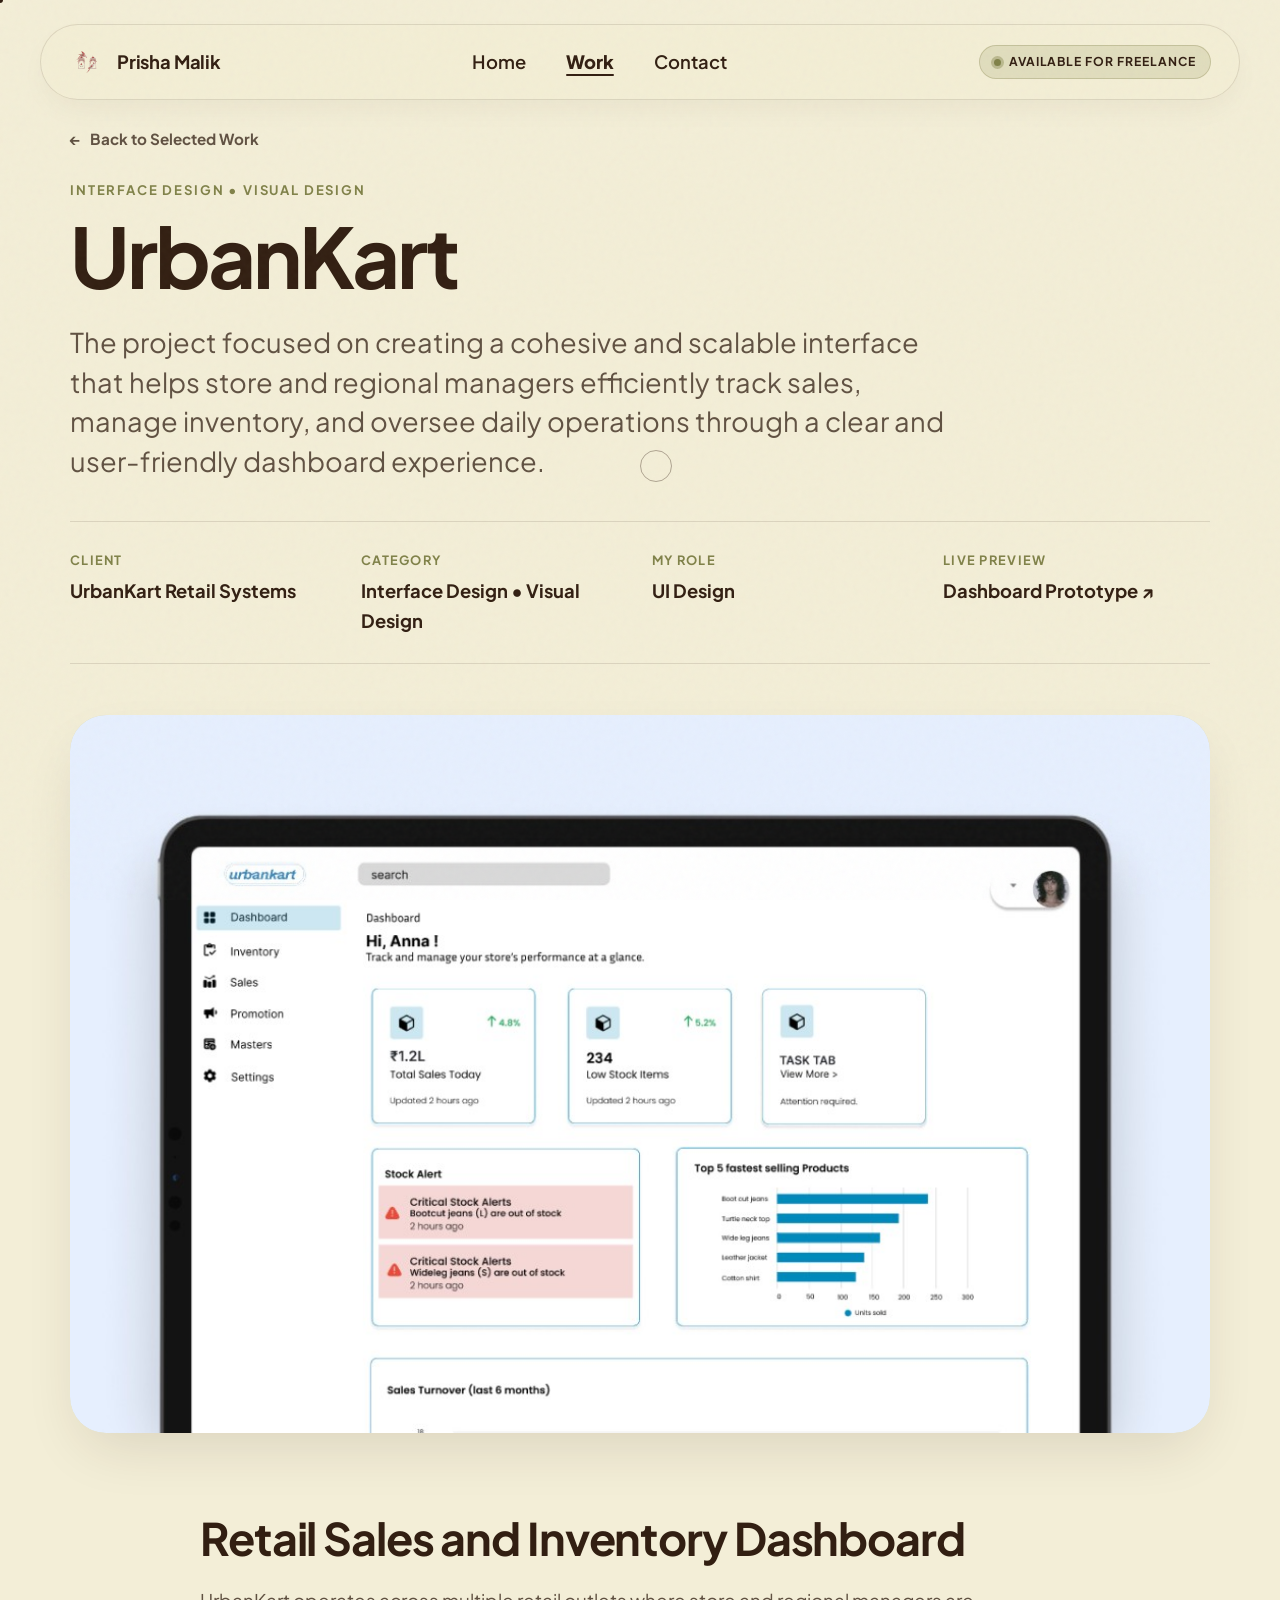
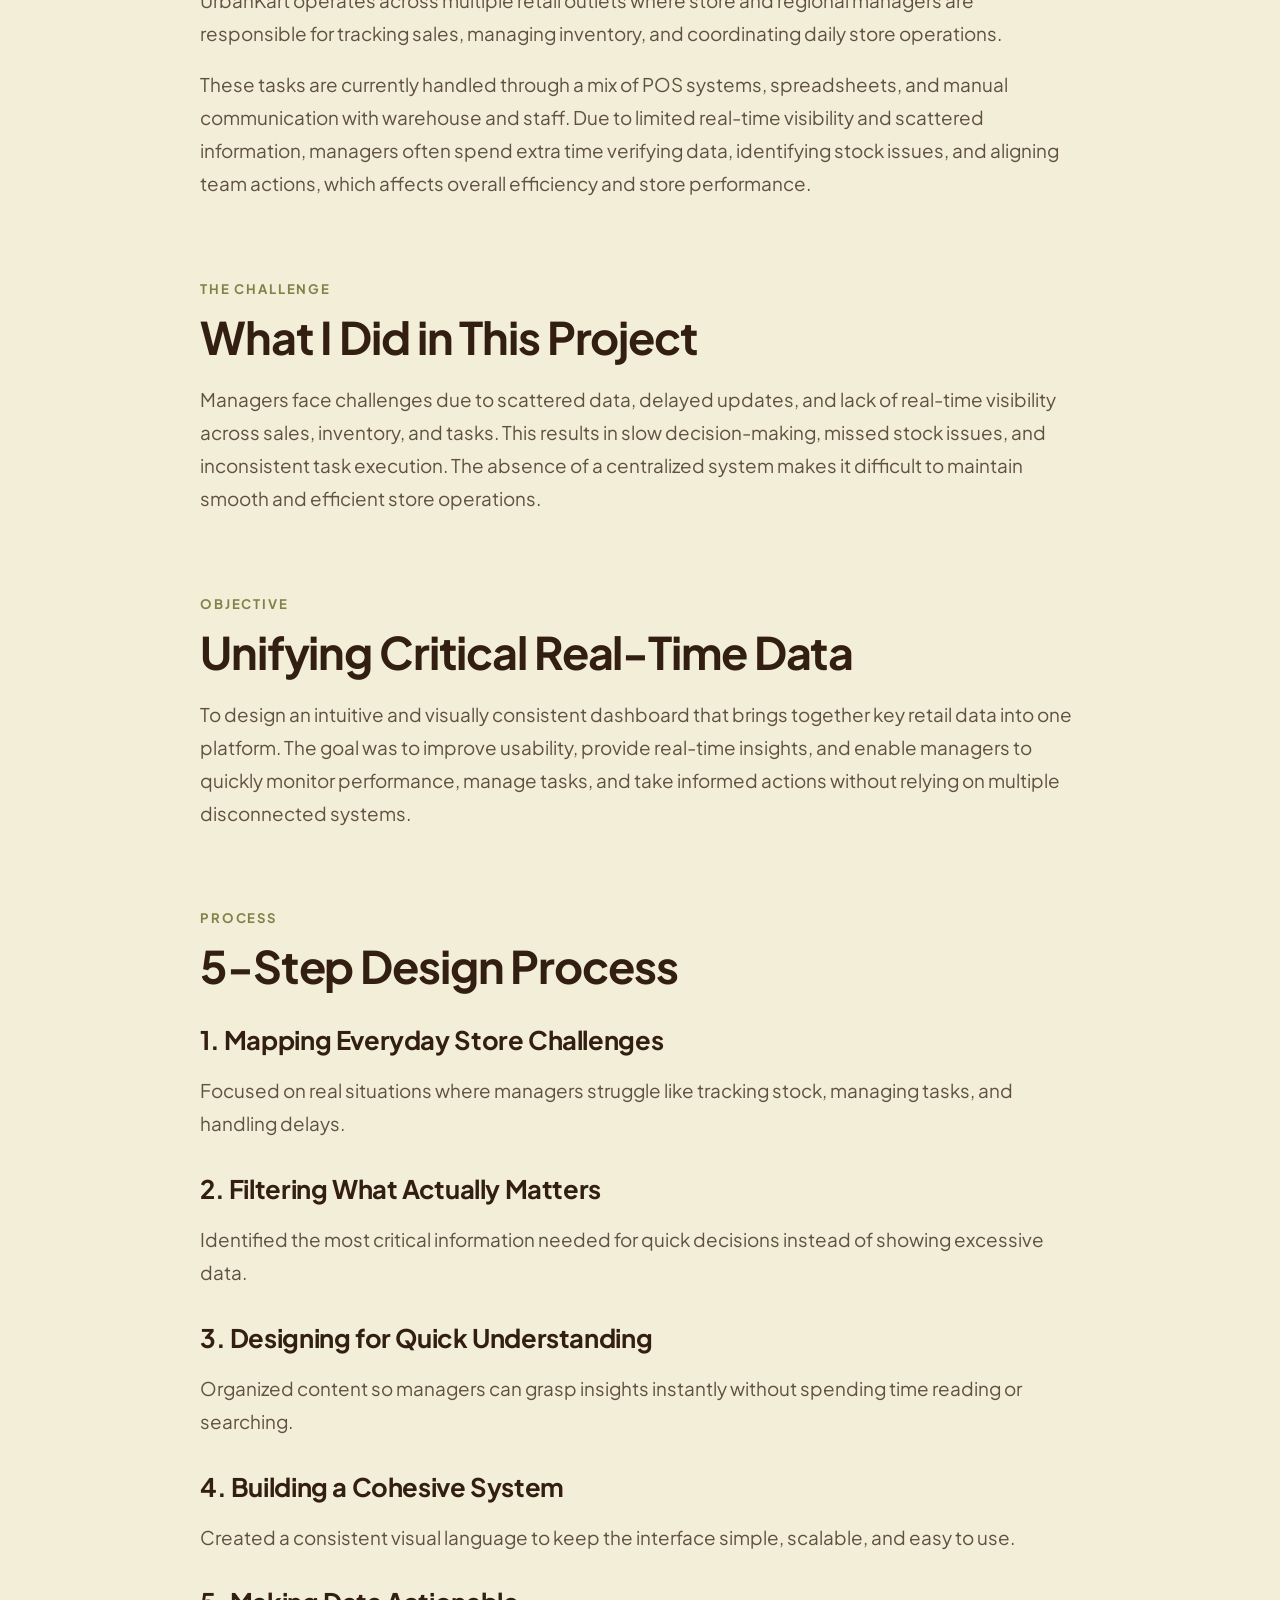
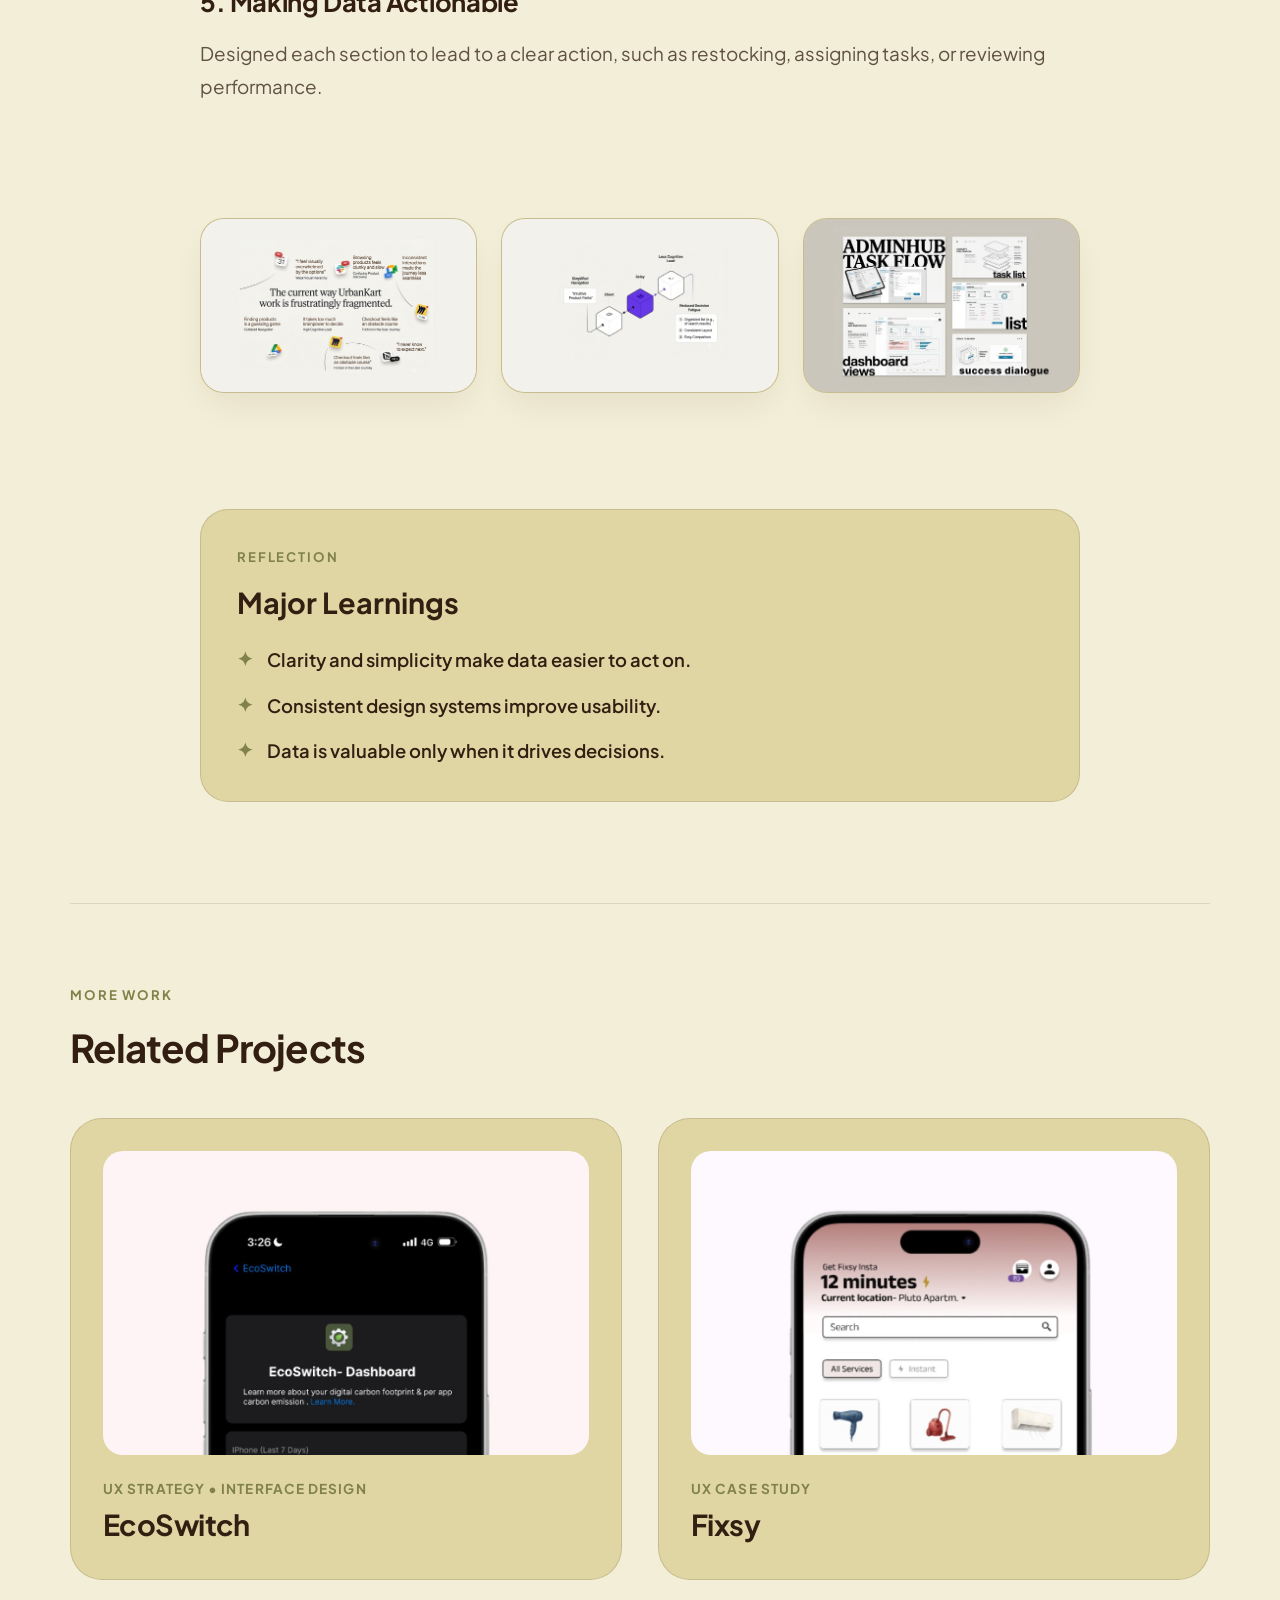
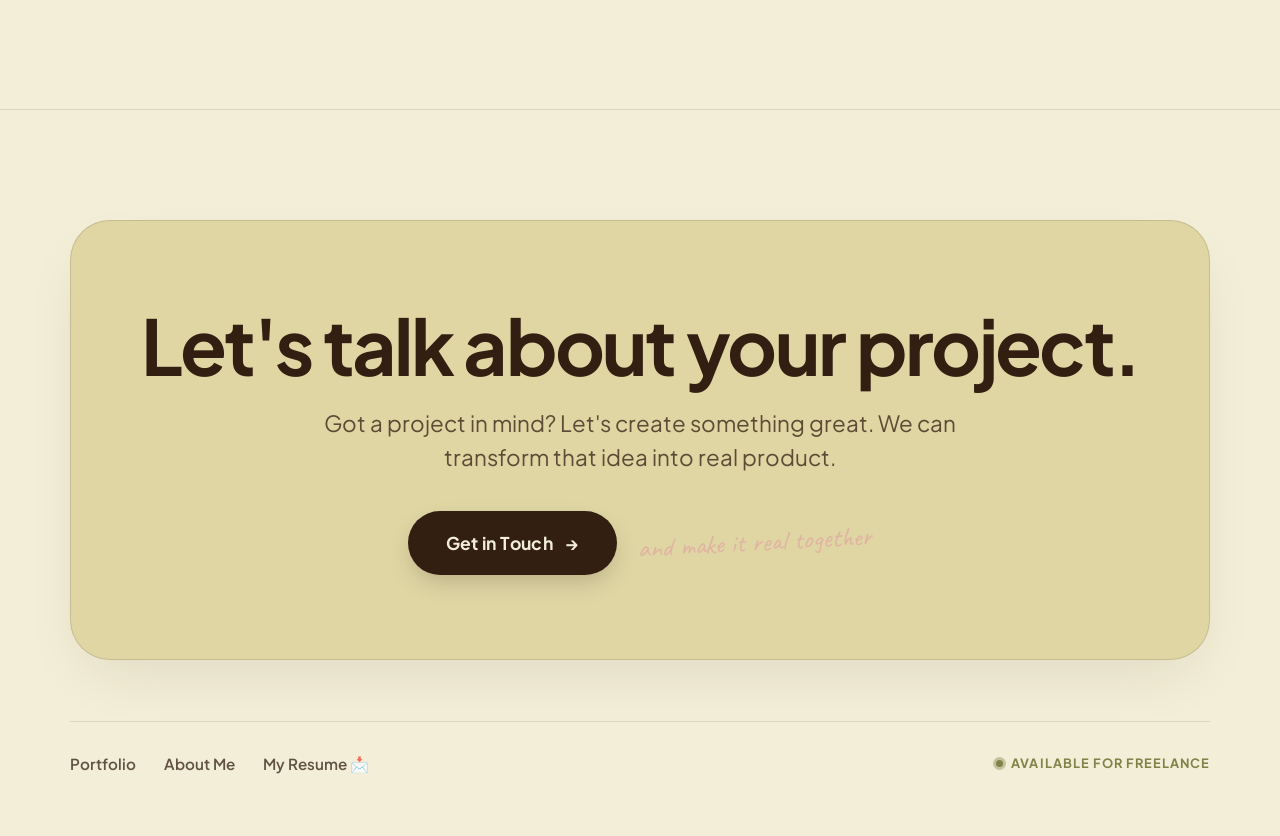
<file: projects/urbankart.html>
<!DOCTYPE html>
<html lang="en">
<head>
  <meta charset="UTF-8">
  <meta name="viewport" content="width=device-width, initial-scale=1.0">
  <title>UrbanKart — Prisha Malik Portfolio</title>
  <meta name="description" content="UrbanKart Case Study: Retail Sales and Inventory Dashboard designed by Prisha Malik.">
  <link rel="icon" type="image/png" href="../assets/framer/eZgktq3TPgNuvCeIdPkEEYnuCRM.png">
  <link rel="apple-touch-icon" href="../assets/framer/PvkvoQk8UaSvX7Jk2z29mDy3d4c.png">
  
  <meta property="og:type" content="article">
  <meta property="og:title" content="UrbanKart — Prisha Malik Portfolio">
  <meta property="og:description" content="Retail Sales and Inventory Dashboard Interface Design.">
  <meta property="og:image" content="../assets/framer/BzRsGroDP5cGdKYfisAanhbI.jpg">
  
  <link rel="stylesheet" href="../css/styles.css">
</head>
<body>

  <!-- Custom Buttery Cursor -->
  <div class="custom-cursor" aria-hidden="true">
    <div class="cursor-circle"></div>
    <div class="cursor-dot"></div>
    <span class="cursor-text"></span>
  </div>

  <!-- Global Floating Pill Navigation -->
  <header class="site-nav-outer" role="banner">
    <div class="nav-pill">
      <a href="../index.html" class="nav-brand" aria-label="Prisha Malik Portfolio Home">
        <img src="../assets/framer/hlYvDN3AC8zOP7NVV110Ri7ikrY.png" alt="PM Monogram Logo" class="nav-logo-icon">
        <span>Prisha Malik</span>
      </a>

      <nav class="nav-menu" aria-label="Primary Navigation">
        <ul class="nav-links-menu">
          <li>
            <a href="../index.html" class="nav-roll-link">
              <div class="nav-roll-inner">
                <span>Home</span>
                <span>Home</span>
              </div>
            </a>
          </li>
          <li>
            <a href="../work.html" class="nav-roll-link active">
              <div class="nav-roll-inner">
                <span>Work</span>
                <span>Work</span>
              </div>
            </a>
          </li>
          <li>
            <a href="../contact.html" class="nav-roll-link">
              <div class="nav-roll-inner">
                <span>Contact</span>
                <span>Contact</span>
              </div>
            </a>
          </li>
        </ul>
      </nav>

      <div class="nav-status-badge">
        <span class="nav-status-dot"></span>
        <span>Available for freelance</span>
      </div>

      <button class="nav-toggle-btn" aria-label="Toggle Navigation Menu" aria-expanded="false">
        <span></span>
        <span></span>
        <span></span>
      </button>
    </div>
  </header>

  <!-- Fullscreen Mobile Navigation Menu -->
  <div class="mobile-nav-overlay" aria-hidden="true">
    <ul class="mobile-nav-list">
      <li class="mobile-nav-item"><a href="../index.html" class="mobile-nav-link">Home</a></li>
      <li class="mobile-nav-item"><a href="../work.html" class="mobile-nav-link">Work</a></li>
      <li class="mobile-nav-item"><a href="../contact.html" class="mobile-nav-link">Contact</a></li>
    </ul>
  </div>

  <main id="main-content">

    <article class="case-study-hero">
      <div class="container">
        
        <a href="../work.html" class="case-back-link">
          <span aria-hidden="true">←</span>
          <span>Back to Selected Work</span>
        </a>

        <div class="reveal-on-scroll">
          <div class="section-eyebrow">Interface Design • Visual Design</div>
          <h1 class="case-title">UrbanKart</h1>
          <p class="case-subtitle">
            The project focused on creating a cohesive and scalable interface that helps store and regional managers efficiently track sales, manage inventory, and oversee daily operations through a clear and user-friendly dashboard experience.
          </p>
        </div>

        <!-- Meta Grid -->
        <div class="case-meta-grid reveal-on-scroll delay-1">
          <div>
            <div class="meta-item-label">Client</div>
            <div class="meta-item-value">UrbanKart Retail Systems</div>
          </div>
          <div>
            <div class="meta-item-label">Category</div>
            <div class="meta-item-value">Interface Design • Visual Design</div>
          </div>
          <div>
            <div class="meta-item-label">My Role</div>
            <div class="meta-item-value">UI Design</div>
          </div>
          <div>
            <div class="meta-item-label">Live Preview</div>
            <div class="meta-item-value">Dashboard Prototype ↗</div>
          </div>
        </div>

        <!-- Hero Banner Visual -->
        <div class="case-hero-banner reveal-on-scroll delay-2">
          <img src="../assets/framer/yLh4fryetPxCzFWfVVaZQFLyDp4.jpg" alt="UrbanKart Retail Dashboard Banner">
        </div>

        <!-- Case Content Body -->
        <div class="case-content-layout">

          <section class="case-section-block reveal-on-scroll">
            <h2>Retail Sales and Inventory Dashboard</h2>
            <p>
              UrbanKart operates across multiple retail outlets where store and regional managers are responsible for tracking sales, managing inventory, and coordinating daily store operations.
            </p>
            <p>
              These tasks are currently handled through a mix of POS systems, spreadsheets, and manual communication with warehouse and staff. Due to limited real-time visibility and scattered information, managers often spend extra time verifying data, identifying stock issues, and aligning team actions, which affects overall efficiency and store performance.
            </p>
          </section>

          <section class="case-section-block reveal-on-scroll">
            <div class="section-eyebrow">The Challenge</div>
            <h2>What I Did in This Project</h2>
            <p>
              Managers face challenges due to scattered data, delayed updates, and lack of real-time visibility across sales, inventory, and tasks. This results in slow decision-making, missed stock issues, and inconsistent task execution. The absence of a centralized system makes it difficult to maintain smooth and efficient store operations.
            </p>
          </section>

          <section class="case-section-block reveal-on-scroll">
            <div class="section-eyebrow">Objective</div>
            <h2>Unifying Critical Real-Time Data</h2>
            <p>
              To design an intuitive and visually consistent dashboard that brings together key retail data into one platform. The goal was to improve usability, provide real-time insights, and enable managers to quickly monitor performance, manage tasks, and take informed actions without relying on multiple disconnected systems.
            </p>
          </section>

          <!-- 5 Step Process -->
          <section class="case-section-block reveal-on-scroll">
            <div class="section-eyebrow">Process</div>
            <h2>5-Step Design Process</h2>
            
            <h3>1. Mapping Everyday Store Challenges</h3>
            <p>
              Focused on real situations where managers struggle like tracking stock, managing tasks, and handling delays.
            </p>

            <h3>2. Filtering What Actually Matters</h3>
            <p>
              Identified the most critical information needed for quick decisions instead of showing excessive data.
            </p>

            <h3>3. Designing for Quick Understanding</h3>
            <p>
              Organized content so managers can grasp insights instantly without spending time reading or searching.
            </p>

            <h3>4. Building a Cohesive System</h3>
            <p>
              Created a consistent visual language to keep the interface simple, scalable, and easy to use.
            </p>

            <h3>5. Making Data Actionable</h3>
            <p>
              Designed each section to lead to a clear action, such as restocking, assigning tasks, or reviewing performance.
            </p>
          </section>

          <!-- Visual Gallery Row -->
          <div class="case-visual-row reveal-on-scroll">
            <div class="case-visual-card">
              <img src="../assets/framer/FWtX9L3TdcQ936qjQYiPbdHvvtM.jpg" alt="UrbanKart Store Operations Wireframe">
            </div>
            <div class="case-visual-card">
              <img src="../assets/framer/UrP1BpH4OZSuh3zmArWSlJTjTfg.jpg" alt="UrbanKart Real-Time Inventory Table">
            </div>
            <div class="case-visual-card">
              <img src="../assets/framer/51nZjVg5xlVNmm8sjlHKBBF5Bs.jpg" alt="UrbanKart Analytics Screen">
            </div>
          </div>

          <!-- Major Learnings -->
          <section class="case-takeaway-box reveal-on-scroll">
            <div class="section-eyebrow">Reflection</div>
            <h3 style="font-size: 1.8rem; font-weight: 700; margin-bottom: 20px;">Major Learnings</h3>
            <ul class="takeaway-list">
              <li>
                <span class="takeaway-bullet">✦</span>
                <span>Clarity and simplicity make data easier to act on.</span>
              </li>
              <li>
                <span class="takeaway-bullet">✦</span>
                <span>Consistent design systems improve usability.</span>
              </li>
              <li>
                <span class="takeaway-bullet">✦</span>
                <span>Data is valuable only when it drives decisions.</span>
              </li>
            </ul>
          </section>

        </div>

        <!-- Related Projects -->
        <section class="related-projects-section reveal-on-scroll">
          <div class="section-eyebrow">More Work</div>
          <h2 style="font-size: 2.4rem; font-weight: 700; letter-spacing: -0.025em;">Related Projects</h2>
          
          <div class="related-grid">
            
            <a href="ecoswitch.html" class="related-card">
              <div class="related-img-frame">
                <img src="../assets/framer/QOrZsJxlYDo0tu5BhRkfXprQouE.jpg" alt="EcoSwitch iOS Interface Mockup">
              </div>
              <div>
                <span class="project-category-tag">UX Strategy • Interface Design</span>
                <h3 class="related-title">EcoSwitch</h3>
              </div>
            </a>

            <a href="fixsy.html" class="related-card">
              <div class="related-img-frame">
                <img src="../assets/framer/OjzykvC9p9k1LQ7rde3knm1xbWs.jpg" alt="Fixsy Service Platform">
              </div>
              <div>
                <span class="project-category-tag">UX Case Study</span>
                <h3 class="related-title">Fixsy</h3>
              </div>
            </a>

          </div>
        </section>

      </div>
    </article>

    <!-- CALL TO ACTION & FOOTER -->
    <section class="section-cta" aria-label="Get in Touch">
      <div class="container">
        
        <div class="cta-box reveal-on-scroll">
          <h2 class="cta-headline">Let's talk about your project.</h2>
          <p class="cta-subtitle">
            Got a project in mind? Let's create something great. We can transform that idea into real product.
          </p>

          <div class="cta-btn-wrap">
            <a href="../contact.html" class="cta-primary-btn">
              <span>Get in Touch</span>
              <span>→</span>
            </a>
            <span class="cta-hand-note">and make it real together</span>
          </div>
        </div>

        <!-- Footer Bottom Bar -->
        <footer class="footer-bar">
          <ul class="footer-nav-links">
            <li><a href="../work.html">Portfolio</a></li>
            <li><a href="../index.html#about">About Me</a></li>
            <li><a href="../contact.html">My Resume 📩</a></li>
          </ul>

          <div class="footer-availability">
            <span class="nav-status-dot"></span>
            <span>Available for freelance</span>
          </div>
        </footer>

      </div>
    </section>

  </main>

  <script src="../js/main.js"></script>
</body>
</html>
</file>
<file: css/styles.css>
/* ==========================================================================
   PRISHA MALIK — UX & PRODUCT DESIGNER PORTFOLIO
   Faithful recreation of https://prishamalikportfolio.framer.website/
   Design System: Organic Warmth, Butter Canvas, Rich Espresso, Botanical Figs
   ========================================================================== */

@import url('https://fonts.googleapis.com/css2?family=Caveat:wght@400..700&family=Plus+Jakarta+Sans:ital,wght@0,300..800;1,300..800&family=Inter:wght@300..800&display=swap');

:root {
  /* Exact Framer Palette Tokens */
  --bg-canvas: #F3EED7;            /* Butter / Warm Cream */
  --bg-card: #DFD6A4;              /* Soft Olive-Ochre Card Background */
  --bg-card-alt: #FAF7EE;          /* Pale Paper */
  --bg-card-contrast: #E9E1BD;     /* Deeper Ochre Tone */
  
  --text-primary: #321F12;         /* Deep Espresso Brown */
  --text-secondary: rgba(50, 31, 18, 0.76);
  --text-muted: rgba(50, 31, 18, 0.52);
  --text-light: #F3EED7;
  
  --accent-olive: #808249;         /* Sage / Olive Green */
  --accent-peach: #E1B4A1;         /* Terracotta / Canyon Clay */
  --accent-rose: #A15D66;          /* Dusty Rose / Plum */
  
  --border-subtle: rgba(50, 31, 18, 0.12);
  --border-medium: rgba(50, 31, 18, 0.22);
  --border-card: rgba(50, 31, 18, 0.14);
  
  /* Fonts */
  --font-main: 'Plus Jakarta Sans', 'Inter', -apple-system, BlinkMacSystemFont, sans-serif;
  --font-hand: 'Caveat', cursive, serif;
  
  /* Layout */
  --container-max: 1200px;
  --nav-height: 76px;
  
  /* Smooth Physics */
  --ease-fluid: cubic-bezier(0.16, 1, 0.3, 1);
  --ease-spring: cubic-bezier(0.34, 1.56, 0.64, 1);
  --transition-smooth: 0.4s var(--ease-fluid);
  --transition-fast: 0.22s ease;
}

/* ==========================================================================
   RESET & BASE STYLES
   ========================================================================== */
*, *::before, *::after {
  box-sizing: border-box;
  margin: 0;
  padding: 0;
}

html {
  font-size: 16px;
  scroll-behavior: smooth;
  scroll-padding-top: 100px;
  background-color: var(--bg-canvas);
  color: var(--text-primary);
  -webkit-font-smoothing: antialiased;
  -moz-osx-font-smoothing: grayscale;
}

body {
  font-family: var(--font-main);
  background-color: var(--bg-canvas);
  color: var(--text-primary);
  line-height: 1.6;
  min-height: 100vh;
  position: relative;
  overflow-x: hidden;
}

/* Subtle handmade grain texture */
body::before {
  content: "";
  position: fixed;
  inset: 0;
  width: 100vw;
  height: 100vh;
  pointer-events: none;
  z-index: 9999;
  opacity: 0.032;
  background-image: url("data:image/svg+xml,%3Csvg viewBox='0 0 200 200' xmlns='http://www.w3.org/2000/svg'%3E%3Cfilter id='noiseFilter'%3E%3CfeTurbulence type='fractalNoise' baseFrequency='0.8' numOctaves='3' stitchTiles='stitch'/%3E%3C/filter%3E%3Crect width='100%25' height='100%25' filter='url(%23noiseFilter)'/%3E%3C/svg%3E");
}

::selection {
  background-color: var(--accent-peach);
  color: var(--text-primary);
}

a {
  color: inherit;
  text-decoration: none;
  transition: color var(--transition-fast), opacity var(--transition-fast);
}

button {
  background: none;
  border: none;
  font: inherit;
  color: inherit;
  cursor: pointer;
  outline: none;
}

img, svg {
  display: block;
  max-width: 100%;
}

.container {
  max-width: var(--container-max);
  margin: 0 auto;
  padding: 0 30px;
  width: 100%;
}

/* ==========================================================================
   CUSTOM BUTTERY CURSOR
   ========================================================================== */
.custom-cursor {
  position: fixed;
  top: 0;
  left: 0;
  pointer-events: none;
  z-index: 10000;
  transform: translate(-50%, -50%);
  will-change: transform;
}

.cursor-dot {
  position: absolute;
  top: 0;
  left: 0;
  width: 6px;
  height: 6px;
  border-radius: 50%;
  background-color: var(--text-primary);
  transform: translate(-50%, -50%);
}

.cursor-circle {
  position: absolute;
  top: 0;
  left: 0;
  width: 32px;
  height: 32px;
  border-radius: 50%;
  border: 1.5px solid rgba(50, 31, 18, 0.35);
  transform: translate(-50%, -50%);
  transition: width 0.3s var(--ease-fluid), height 0.3s var(--ease-fluid), border-color 0.25s ease, background-color 0.25s ease;
}

.cursor-text {
  position: absolute;
  font-family: var(--font-hand);
  font-size: 1.1rem;
  color: var(--text-primary);
  background: var(--bg-card);
  padding: 0.2rem 0.6rem;
  border-radius: 12px;
  white-space: nowrap;
  pointer-events: none;
  opacity: 0;
  transform: translate(20px, -20px) rotate(4deg);
  transition: opacity 0.2s ease;
  box-shadow: 0 4px 12px rgba(50, 31, 18, 0.08);
  border: 1px solid var(--border-subtle);
}

.custom-cursor.hovering-link .cursor-circle {
  width: 48px;
  height: 48px;
  border-color: var(--accent-olive);
  background-color: rgba(128, 130, 73, 0.12);
}

.custom-cursor.hovering-project .cursor-circle {
  width: 68px;
  height: 68px;
  background-color: var(--text-primary);
  border-color: var(--text-primary);
}

.custom-cursor.hovering-project .cursor-dot {
  opacity: 0;
}

.custom-cursor.hovering-project .cursor-text {
  opacity: 1;
  font-family: var(--font-main);
  font-size: 0.72rem;
  font-weight: 700;
  letter-spacing: 0.1em;
  text-transform: uppercase;
  color: var(--bg-canvas);
  background: transparent;
  border: none;
  box-shadow: none;
  transform: translate(-50%, -50%);
}

@media (hover: none) and (pointer: coarse) {
  .custom-cursor { display: none !important; }
}

/* ==========================================================================
   NAVIGATION — FLOATING PILL (FRAMER AUTHENTIC)
   ========================================================================== */
.site-nav-outer {
  position: fixed;
  top: 0;
  left: 0;
  width: 100%;
  z-index: 1000;
  padding: 24px 0 0;
  display: flex;
  justify-content: center;
  pointer-events: none;
  transition: padding 0.4s var(--ease-fluid);
}

.site-nav-outer.scrolled {
  padding: 14px 0 0;
}

.nav-pill {
  pointer-events: auto;
  max-width: var(--container-max);
  width: calc(100% - 60px);
  height: var(--nav-height);
  background-color: rgba(243, 238, 215, 0.88);
  -webkit-backdrop-filter: blur(16px) saturate(160%);
  backdrop-filter: blur(16px) saturate(160%);
  border: 1px solid var(--border-subtle);
  border-radius: 9999px;
  padding: 0 28px;
  display: flex;
  align-items: center;
  justify-content: space-between;
  box-shadow: 0 12px 32px -8px rgba(50, 31, 18, 0.06);
  transition: background-color 0.4s var(--ease-fluid), border-color 0.4s var(--ease-fluid), box-shadow 0.4s var(--ease-fluid);
}

.site-nav-outer.scrolled .nav-pill {
  background-color: rgba(243, 238, 215, 0.96);
  box-shadow: 0 14px 36px -6px rgba(50, 31, 18, 0.1);
  border-color: rgba(50, 31, 18, 0.18);
}

.nav-brand {
  display: flex;
  align-items: center;
  gap: 12px;
  font-size: 1.15rem;
  font-weight: 700;
  letter-spacing: -0.01em;
  color: var(--text-primary);
}

.nav-logo-icon {
  width: 36px;
  height: 36px;
  object-fit: contain;
  transition: transform 0.4s var(--ease-fluid);
}

.nav-brand:hover .nav-logo-icon {
  transform: rotate(15deg) scale(1.08);
}

.nav-links-menu {
  display: flex;
  align-items: center;
  gap: 36px;
  list-style: none;
}

/* Rolling Text Effect for Nav Links */
.nav-roll-link {
  display: block;
  font-size: 1.15rem;
  font-weight: 600;
  color: var(--text-primary);
  text-decoration: none;
  cursor: pointer;
  position: relative;
  overflow: hidden;
  height: 28px;
  padding: 0 2px;
}

.nav-roll-inner {
  display: flex;
  flex-direction: column;
  transition: transform 0.35s var(--ease-fluid);
}

.nav-roll-link span {
  display: block;
  height: 28px;
  line-height: 28px;
}

.nav-roll-link:hover .nav-roll-inner {
  transform: translateY(-28px);
}

.nav-roll-link.active {
  font-weight: 800;
}

.nav-roll-link.active::after {
  content: "";
  position: absolute;
  bottom: 0;
  left: 2px;
  right: 2px;
  height: 2px;
  background-color: var(--text-primary);
  border-radius: 2px;
}

/* Nav Status Pill */
.nav-status-badge {
  display: inline-flex;
  align-items: center;
  gap: 8px;
  font-size: 0.76rem;
  font-weight: 700;
  letter-spacing: 0.08em;
  text-transform: uppercase;
  color: var(--text-primary);
  background-color: rgba(128, 130, 73, 0.16);
  padding: 6px 14px;
  border-radius: 999px;
  border: 1px solid rgba(128, 130, 73, 0.3);
}

.nav-status-dot {
  width: 7px;
  height: 7px;
  border-radius: 50%;
  background-color: var(--accent-olive);
  position: relative;
}

.nav-status-dot::after {
  content: "";
  position: absolute;
  inset: -3px;
  border-radius: 50%;
  background-color: var(--accent-olive);
  opacity: 0.4;
  animation: pulse-ring 2.5s infinite var(--ease-fluid);
}

@keyframes pulse-ring {
  0% { transform: scale(0.9); opacity: 0.6; }
  50% { transform: scale(1.8); opacity: 0; }
  100% { transform: scale(0.9); opacity: 0.6; }
}

/* Mobile Nav Toggle */
.nav-toggle-btn {
  display: none;
  flex-direction: column;
  justify-content: center;
  align-items: center;
  gap: 6px;
  width: 44px;
  height: 44px;
  border-radius: 50%;
  background-color: rgba(50, 31, 18, 0.05);
  cursor: pointer;
  transition: background-color 0.2s ease;
}

.nav-toggle-btn span {
  display: block;
  width: 22px;
  height: 2px;
  background-color: var(--text-primary);
  transition: transform 0.35s var(--ease-fluid), opacity 0.25s ease;
}

.nav-toggle-btn.open span:nth-child(1) {
  transform: translateY(8px) rotate(45deg);
}

.nav-toggle-btn.open span:nth-child(2) {
  opacity: 0;
}

.nav-toggle-btn.open span:nth-child(3) {
  transform: translateY(-8px) rotate(-45deg);
}

/* Fullscreen Mobile Menu Overlay */
.mobile-nav-overlay {
  position: fixed;
  inset: 0;
  background-color: var(--bg-canvas);
  z-index: 999;
  display: flex;
  flex-direction: column;
  justify-content: space-between;
  padding: 120px 30px 40px;
  opacity: 0;
  pointer-events: none;
  transition: opacity 0.45s var(--ease-fluid);
}

.mobile-nav-overlay.open {
  opacity: 1;
  pointer-events: auto;
}

.mobile-nav-list {
  list-style: none;
  display: flex;
  flex-direction: column;
  gap: 24px;
}

.mobile-nav-item {
  font-size: 2.8rem;
  font-weight: 700;
  letter-spacing: -0.02em;
  transform: translateY(20px);
  opacity: 0;
  transition: transform 0.4s var(--ease-fluid), opacity 0.4s ease;
}

.mobile-nav-overlay.open .mobile-nav-item {
  transform: translateY(0);
  opacity: 1;
}

.mobile-nav-overlay.open .mobile-nav-item:nth-child(1) { transition-delay: 0.1s; }
.mobile-nav-overlay.open .mobile-nav-item:nth-child(2) { transition-delay: 0.18s; }
.mobile-nav-overlay.open .mobile-nav-item:nth-child(3) { transition-delay: 0.26s; }

/* ==========================================================================
   HERO SECTION
   ========================================================================== */
.hero-section {
  padding-top: calc(var(--nav-height) + 70px);
  padding-bottom: 70px;
}

.hero-header {
  margin-bottom: 36px;
}

.hero-main-title {
  font-size: clamp(3.2rem, 7.5vw, 6.8rem);
  font-weight: 700;
  line-height: 1.04;
  letter-spacing: -0.035em;
  color: var(--text-primary);
  margin-bottom: 24px;
}

.hero-main-title .highlight {
  font-weight: 700;
  color: var(--text-primary);
}

.hero-subtitle {
  font-size: clamp(1.2rem, 2vw, 1.6rem);
  font-weight: 400;
  line-height: 1.5;
  color: var(--text-secondary);
  max-width: 820px;
  margin-bottom: 28px;
}

.hero-chips-wrap {
  display: flex;
  flex-wrap: wrap;
  gap: 12px;
  margin-bottom: 50px;
}

.chip-tag {
  display: inline-flex;
  align-items: center;
  padding: 8px 18px;
  background-color: transparent;
  border: 1px solid var(--border-medium);
  border-radius: 999px;
  font-size: 0.88rem;
  font-weight: 600;
  color: var(--text-primary);
  transition: all 0.25s var(--ease-fluid);
}

.chip-tag:hover {
  background-color: var(--text-primary);
  color: var(--bg-canvas);
  border-color: var(--text-primary);
  transform: translateY(-2px);
}

/* 3 Hero Action Cards */
.hero-cards-grid {
  display: grid;
  grid-template-columns: repeat(3, 1fr);
  gap: 24px;
}

.hero-action-card {
  background-color: var(--bg-card);
  border: 1px solid var(--border-card);
  border-radius: 28px;
  padding: 36px 32px;
  display: flex;
  flex-direction: column;
  justify-content: space-between;
  min-height: 220px;
  position: relative;
  overflow: hidden;
  text-decoration: none;
  color: var(--text-primary);
  transition: transform 0.4s var(--ease-fluid), box-shadow 0.4s var(--ease-fluid), border-color 0.3s ease;
}

.hero-action-card:hover {
  transform: translateY(-6px);
  box-shadow: 0 20px 40px -10px rgba(50, 31, 18, 0.12);
  border-color: rgba(50, 31, 18, 0.3);
}

.card-top-row {
  display: flex;
  align-items: center;
  justify-content: space-between;
  margin-bottom: 16px;
}

.card-title {
  font-size: 1.6rem;
  font-weight: 700;
  letter-spacing: -0.02em;
}

.card-arrow {
  width: 36px;
  height: 36px;
  border-radius: 50%;
  background-color: rgba(50, 31, 18, 0.08);
  display: flex;
  align-items: center;
  justify-content: center;
  font-size: 1.1rem;
  transition: transform 0.35s var(--ease-spring), background-color 0.25s ease;
}

.hero-action-card:hover .card-arrow {
  transform: translate(3px, -3px) rotate(45deg);
  background-color: var(--text-primary);
  color: var(--bg-canvas);
}

.card-desc {
  font-size: 1.05rem;
  line-height: 1.5;
  color: var(--text-secondary);
}

/* ==========================================================================
   SELECTED WORKS SECTION
   ========================================================================== */
.section-works {
  padding: 90px 0;
}

.section-intro-header {
  margin-bottom: 60px;
}

.section-eyebrow {
  font-size: 0.82rem;
  font-weight: 700;
  letter-spacing: 0.14em;
  text-transform: uppercase;
  color: var(--accent-olive);
  margin-bottom: 12px;
}

.section-headline {
  font-size: clamp(2.6rem, 5.5vw, 4.6rem);
  font-weight: 700;
  line-height: 1.08;
  letter-spacing: -0.03em;
  margin-bottom: 20px;
}

.section-subhead {
  font-size: clamp(1.15rem, 1.8vw, 1.45rem);
  line-height: 1.55;
  color: var(--text-secondary);
  max-width: 820px;
}

/* Featured Project Cards (Editorial Layout) */
.project-card-stack {
  display: flex;
  flex-direction: column;
  gap: 50px;
}

.project-feature-card {
  background-color: var(--bg-card);
  border: 1px solid var(--border-card);
  border-radius: 36px;
  overflow: hidden;
  padding: 44px;
  display: grid;
  grid-template-columns: 1fr 1.15fr;
  gap: 48px;
  align-items: center;
  transition: transform 0.45s var(--ease-fluid), box-shadow 0.45s var(--ease-fluid);
}

.project-feature-card:hover {
  transform: translateY(-4px);
  box-shadow: 0 24px 50px -12px rgba(50, 31, 18, 0.12);
}

.project-info-side {
  display: flex;
  flex-direction: column;
  gap: 18px;
}

.project-category-tag {
  font-size: 0.85rem;
  font-weight: 700;
  letter-spacing: 0.08em;
  text-transform: uppercase;
  color: var(--accent-olive);
}

.project-title {
  font-size: clamp(2.2rem, 3.8vw, 3.2rem);
  font-weight: 700;
  letter-spacing: -0.025em;
  line-height: 1.12;
  color: var(--text-primary);
}

.project-description {
  font-size: 1.12rem;
  line-height: 1.6;
  color: var(--text-secondary);
}

.project-view-btn {
  display: inline-flex;
  align-items: center;
  gap: 12px;
  margin-top: 10px;
  padding: 14px 28px;
  background-color: var(--text-primary);
  color: var(--bg-canvas);
  border-radius: 999px;
  font-size: 0.95rem;
  font-weight: 700;
  letter-spacing: 0.04em;
  text-decoration: none;
  align-self: flex-start;
  transition: transform 0.35s var(--ease-spring), background-color 0.25s ease;
}

.project-view-btn:hover {
  background-color: var(--accent-olive);
  transform: translateY(-2px) scale(1.02);
}

.project-view-btn .btn-arrow {
  font-size: 1.1rem;
  transition: transform 0.3s ease;
}

.project-view-btn:hover .btn-arrow {
  transform: translateX(4px);
}

.project-visual-side {
  position: relative;
  border-radius: 24px;
  overflow: hidden;
  aspect-ratio: 16 / 10;
  box-shadow: 0 16px 36px -8px rgba(50, 31, 18, 0.1);
  background-color: var(--bg-card-alt);
}

.project-visual-side img {
  width: 100%;
  height: 100%;
  object-fit: cover;
  transition: transform 0.6s var(--ease-fluid);
}

.project-feature-card:hover .project-visual-side img {
  transform: scale(1.04);
}

/* ==========================================================================
   PHILOSOPHY & PROCESS SECTION ("I WAS NEVER MEANT TO BE JUST ONE THING")
   ========================================================================== */
.section-philosophy {
  padding: 100px 0;
  background-color: var(--bg-canvas);
  position: relative;
}

.philosophy-layout {
  display: grid;
  grid-template-columns: 1fr 1fr;
  gap: 60px;
  align-items: start;
}

.philosophy-sticky-side {
  position: sticky;
  top: 130px;
  display: flex;
  flex-direction: column;
  gap: 24px;
}

.philosophy-title {
  font-size: clamp(2.4rem, 4.5vw, 4rem);
  font-weight: 700;
  line-height: 1.1;
  letter-spacing: -0.03em;
}

.philosophy-lead {
  font-size: 1.25rem;
  line-height: 1.65;
  color: var(--text-secondary);
}

.philosophy-cta-btn {
  display: inline-flex;
  align-items: center;
  gap: 10px;
  padding: 12px 26px;
  background-color: transparent;
  border: 1.5px solid var(--text-primary);
  border-radius: 999px;
  font-size: 0.95rem;
  font-weight: 700;
  align-self: flex-start;
  transition: all 0.3s var(--ease-fluid);
}

.philosophy-cta-btn:hover {
  background-color: var(--text-primary);
  color: var(--bg-canvas);
}

/* Fig Botanical Illustration Visual */
.fig-illustration-card {
  margin-top: 20px;
  background-color: var(--bg-card);
  border: 1px solid var(--border-card);
  border-radius: 28px;
  padding: 28px;
  display: flex;
  align-items: center;
  gap: 24px;
}

.fig-fruit-img {
  width: 90px;
  height: auto;
  object-fit: contain;
  filter: drop-shadow(0 8px 16px rgba(50, 31, 18, 0.12));
  animation: float-gentle 4s ease-in-out infinite alternate;
}

@keyframes float-gentle {
  0% { transform: translateY(0) rotate(0deg); }
  100% { transform: translateY(-8px) rotate(2deg); }
}

.fig-card-annotation {
  font-family: var(--font-hand);
  font-size: 1.4rem;
  line-height: 1.3;
  color: var(--accent-peach);
}

/* 4 Step Pillars */
.pillars-list {
  display: flex;
  flex-direction: column;
  gap: 28px;
}

.pillar-card {
  background-color: var(--bg-card);
  border: 1px solid var(--border-card);
  border-radius: 28px;
  padding: 36px 32px;
  transition: transform 0.35s var(--ease-fluid), box-shadow 0.35s var(--ease-fluid);
}

.pillar-card:hover {
  transform: translateY(-4px);
  box-shadow: 0 16px 36px -8px rgba(50, 31, 18, 0.08);
}

.pillar-number {
  font-size: 0.9rem;
  font-weight: 800;
  letter-spacing: 0.08em;
  color: var(--accent-olive);
  margin-bottom: 12px;
}

.pillar-title {
  font-size: 1.6rem;
  font-weight: 700;
  letter-spacing: -0.02em;
  margin-bottom: 14px;
  color: var(--text-primary);
}

.pillar-desc {
  font-size: 1.05rem;
  line-height: 1.65;
  color: var(--text-secondary);
}

/* ==========================================================================
   ABOUT ME SECTION ("WORK IN PROGRESS")
   ========================================================================== */
.section-about {
  padding: 100px 0;
  background-color: var(--bg-card);
  border-top: 1px solid var(--border-subtle);
  border-bottom: 1px solid var(--border-subtle);
}

.about-grid {
  display: grid;
  grid-template-columns: 0.9fr 1.1fr;
  gap: 60px;
  align-items: center;
}

.about-photo-wrapper {
  position: relative;
  display: flex;
  justify-content: center;
}

.about-portrait-frame {
  width: clamp(260px, 32vw, 380px);
  aspect-ratio: 4 / 5;
  border-radius: 36px;
  overflow: hidden;
  box-shadow: 0 24px 50px -12px rgba(50, 31, 18, 0.16);
  border: 1px solid var(--border-card);
  position: relative;
}

.about-portrait-frame img {
  width: 100%;
  height: 100%;
  object-fit: cover;
  transition: transform 0.6s var(--ease-fluid);
}

.about-portrait-frame:hover img {
  transform: scale(1.04);
}

/* Spinning circular badge */
.spinning-badge-wrap {
  position: absolute;
  bottom: -24px;
  right: -24px;
  width: 130px;
  height: 130px;
  z-index: 10;
  pointer-events: none;
}

.spinning-badge-wrap img {
  width: 100%;
  height: 100%;
  object-fit: contain;
  animation: spin-infinite 18s linear infinite;
}

@keyframes spin-infinite {
  0% { transform: rotate(0deg); }
  100% { transform: rotate(360deg); }
}

.about-content-side {
  display: flex;
  flex-direction: column;
  gap: 24px;
}

.about-eyebrow-chip {
  display: inline-flex;
  align-items: center;
  gap: 8px;
  padding: 6px 16px;
  background-color: rgba(128, 130, 73, 0.18);
  border: 1px solid rgba(128, 130, 73, 0.35);
  border-radius: 999px;
  font-size: 0.8rem;
  font-weight: 700;
  letter-spacing: 0.06em;
  text-transform: uppercase;
  color: var(--text-primary);
  align-self: flex-start;
}

.about-headline {
  font-size: clamp(2.4rem, 4.5vw, 4rem);
  font-weight: 700;
  line-height: 1.12;
  letter-spacing: -0.03em;
}

.about-text {
  font-size: 1.18rem;
  line-height: 1.7;
  color: var(--text-secondary);
}

/* ==========================================================================
   MY CAPABILITIES
   ========================================================================== */
.section-capabilities {
  padding: 100px 0;
}

.capabilities-grid {
  display: grid;
  grid-template-columns: repeat(4, 1fr);
  gap: 24px;
  margin-top: 50px;
}

.capability-card {
  background-color: var(--bg-card);
  border: 1px solid var(--border-card);
  border-radius: 28px;
  padding: 36px 28px;
  display: flex;
  flex-direction: column;
  align-items: center;
  text-align: center;
  gap: 20px;
  transition: transform 0.35s var(--ease-fluid), box-shadow 0.35s var(--ease-fluid), border-color 0.3s ease;
}

.capability-card:hover {
  transform: translateY(-6px);
  box-shadow: 0 18px 40px -10px rgba(50, 31, 18, 0.1);
  border-color: rgba(50, 31, 18, 0.3);
}

.capability-icon-frame {
  width: 64px;
  height: 64px;
  display: flex;
  align-items: center;
  justify-content: center;
  background-color: rgba(50, 31, 18, 0.05);
  border-radius: 20px;
  transition: transform 0.35s var(--ease-spring);
}

.capability-card:hover .capability-icon-frame {
  transform: scale(1.1) rotate(6deg);
}

.capability-icon-frame img {
  width: 38px;
  height: 38px;
  object-fit: contain;
}

.capability-title {
  font-size: 1.35rem;
  font-weight: 700;
  letter-spacing: -0.015em;
  color: var(--text-primary);
}

/* ==========================================================================
   CALL TO ACTION & FOOTER
   ========================================================================== */
.section-cta {
  padding: 110px 0 60px;
  background-color: var(--bg-canvas);
  position: relative;
  border-top: 1px solid var(--border-subtle);
}

.cta-box {
  background-color: var(--bg-card);
  border: 1px solid var(--border-card);
  border-radius: 40px;
  padding: clamp(48px, 8vw, 84px) clamp(32px, 6vw, 64px);
  text-align: center;
  display: flex;
  flex-direction: column;
  align-items: center;
  position: relative;
  overflow: hidden;
  box-shadow: 0 24px 60px -16px rgba(50, 31, 18, 0.1);
}

.cta-headline {
  font-size: clamp(2.8rem, 6vw, 5.2rem);
  font-weight: 700;
  line-height: 1.05;
  letter-spacing: -0.035em;
  color: var(--text-primary);
  margin-bottom: 20px;
}

.cta-subtitle {
  font-size: clamp(1.15rem, 1.8vw, 1.4rem);
  line-height: 1.55;
  color: var(--text-secondary);
  max-width: 640px;
  margin-bottom: 36px;
}

.cta-btn-wrap {
  display: flex;
  align-items: center;
  gap: 20px;
  flex-wrap: wrap;
  justify-content: center;
}

.cta-primary-btn {
  display: inline-flex;
  align-items: center;
  gap: 12px;
  padding: 18px 38px;
  background-color: var(--text-primary);
  color: var(--bg-canvas);
  border-radius: 999px;
  font-size: 1.1rem;
  font-weight: 700;
  letter-spacing: 0.02em;
  text-decoration: none;
  transition: transform 0.35s var(--ease-spring), background-color 0.25s ease, box-shadow 0.3s ease;
  box-shadow: 0 10px 24px -6px rgba(50, 31, 18, 0.25);
}

.cta-primary-btn:hover {
  background-color: var(--accent-olive);
  transform: translateY(-3px) scale(1.02);
  box-shadow: 0 16px 32px -6px rgba(128, 130, 73, 0.35);
}

.cta-hand-note {
  font-family: var(--font-hand);
  font-size: 1.7rem;
  color: var(--accent-peach);
  transform: rotate(-3deg);
}

/* Bottom Footer Bar */
.footer-bar {
  margin-top: 60px;
  padding-top: 30px;
  border-top: 1px solid var(--border-subtle);
  display: flex;
  align-items: center;
  justify-content: space-between;
  flex-wrap: wrap;
  gap: 20px;
  font-size: 0.95rem;
  font-weight: 600;
  color: var(--text-secondary);
}

.footer-nav-links {
  display: flex;
  align-items: center;
  gap: 28px;
  list-style: none;
}

.footer-nav-links a:hover {
  color: var(--text-primary);
}

.footer-availability {
  display: inline-flex;
  align-items: center;
  gap: 8px;
  font-size: 0.8rem;
  font-weight: 700;
  letter-spacing: 0.08em;
  text-transform: uppercase;
  color: var(--accent-olive);
}

/* ==========================================================================
   WORK PAGE (PAGE 02: SELECTED WORKS)
   ========================================================================== */
.work-hero-section {
  padding-top: calc(var(--nav-height) + 70px);
  padding-bottom: 60px;
}

.work-hero-title {
  font-size: clamp(3.2rem, 7vw, 6.2rem);
  font-weight: 700;
  line-height: 1.05;
  letter-spacing: -0.035em;
  margin-bottom: 20px;
}

.work-hero-sub {
  font-size: clamp(1.2rem, 2vw, 1.6rem);
  line-height: 1.5;
  color: var(--text-secondary);
  max-width: 780px;
}

/* ==========================================================================
   CONTACT PAGE (PAGE 03: EVERY FIG HAS A STORY)
   ========================================================================== */
.contact-hero-section {
  padding-top: calc(var(--nav-height) + 70px);
  padding-bottom: 80px;
}

.contact-hero-title {
  font-size: clamp(3.2rem, 7vw, 6.2rem);
  font-weight: 700;
  line-height: 1.05;
  letter-spacing: -0.035em;
  margin-bottom: 20px;
}

.contact-hero-sub {
  font-size: clamp(1.2rem, 2vw, 1.6rem);
  line-height: 1.55;
  color: var(--text-secondary);
  max-width: 720px;
  margin-bottom: 50px;
}

.contact-cards-layout {
  display: grid;
  grid-template-columns: 1fr 1.1fr;
  gap: 40px;
  align-items: start;
}

.contact-info-card {
  background-color: var(--bg-card);
  border: 1px solid var(--border-card);
  border-radius: 36px;
  padding: 44px;
  display: flex;
  flex-direction: column;
  gap: 32px;
}

.contact-info-block h4 {
  font-size: 0.85rem;
  font-weight: 700;
  letter-spacing: 0.1em;
  text-transform: uppercase;
  color: var(--accent-olive);
  margin-bottom: 6px;
}

.contact-info-value {
  font-size: 1.4rem;
  font-weight: 700;
  letter-spacing: -0.01em;
  color: var(--text-primary);
}

.contact-copy-row {
  display: flex;
  align-items: center;
  gap: 12px;
  flex-wrap: wrap;
}

.copy-email-btn {
  display: inline-flex;
  align-items: center;
  gap: 6px;
  padding: 6px 14px;
  background-color: rgba(50, 31, 18, 0.08);
  border-radius: 999px;
  font-size: 0.82rem;
  font-weight: 700;
  letter-spacing: 0.04em;
  text-transform: uppercase;
  color: var(--text-primary);
  transition: all 0.2s ease;
}

.copy-email-btn:hover {
  background-color: var(--text-primary);
  color: var(--bg-canvas);
}

.copy-toast {
  font-size: 0.82rem;
  font-weight: 700;
  color: var(--accent-olive);
  opacity: 0;
  transition: opacity 0.3s ease;
}

.copy-toast.show {
  opacity: 1;
}

/* Contact Interactive Form */
.contact-form-card {
  background-color: var(--bg-card);
  border: 1px solid var(--border-card);
  border-radius: 36px;
  padding: 44px;
}

.form-group {
  margin-bottom: 24px;
}

.form-label {
  display: block;
  font-size: 0.85rem;
  font-weight: 700;
  letter-spacing: 0.06em;
  text-transform: uppercase;
  color: var(--text-primary);
  margin-bottom: 8px;
}

.form-input, .form-textarea {
  width: 100%;
  padding: 16px 20px;
  background-color: rgba(243, 238, 215, 0.8);
  border: 1px solid var(--border-card);
  border-radius: 16px;
  font-family: inherit;
  font-size: 1.05rem;
  color: var(--text-primary);
  transition: border-color 0.25s ease, background-color 0.25s ease, box-shadow 0.25s ease;
}

.form-input:focus, .form-textarea:focus {
  outline: none;
  background-color: #FFFFFF;
  border-color: var(--accent-olive);
  box-shadow: 0 0 0 3px rgba(128, 130, 73, 0.2);
}

.form-textarea {
  resize: vertical;
  min-height: 140px;
}

.form-submit-btn {
  width: 100%;
  padding: 18px;
  background-color: var(--text-primary);
  color: var(--bg-canvas);
  border-radius: 999px;
  font-size: 1.05rem;
  font-weight: 700;
  letter-spacing: 0.04em;
  transition: background-color 0.25s ease, transform 0.25s var(--ease-spring);
}

.form-submit-btn:hover {
  background-color: var(--accent-olive);
  transform: translateY(-2px);
}

/* ==========================================================================
   CASE STUDY PAGES (ECOSWITCH, URBANKART, FIXSY)
   ========================================================================== */
.case-study-hero {
  padding-top: calc(var(--nav-height) + 50px);
  padding-bottom: 50px;
}

.case-back-link {
  display: inline-flex;
  align-items: center;
  gap: 8px;
  font-size: 0.95rem;
  font-weight: 700;
  color: var(--text-secondary);
  margin-bottom: 28px;
  transition: color 0.2s ease, transform 0.2s ease;
}

.case-back-link:hover {
  color: var(--text-primary);
  transform: translateX(-4px);
}

.case-title {
  font-size: clamp(3rem, 6.5vw, 5.8rem);
  font-weight: 700;
  line-height: 1.05;
  letter-spacing: -0.035em;
  margin-bottom: 24px;
}

.case-subtitle {
  font-size: clamp(1.25rem, 2.2vw, 1.7rem);
  line-height: 1.45;
  color: var(--text-secondary);
  max-width: 900px;
  margin-bottom: 40px;
}

.case-meta-grid {
  display: grid;
  grid-template-columns: repeat(4, 1fr);
  gap: 24px;
  padding: 28px 0;
  border-top: 1px solid var(--border-subtle);
  border-bottom: 1px solid var(--border-subtle);
  margin-bottom: 50px;
}

.meta-item-label {
  font-size: 0.8rem;
  font-weight: 700;
  letter-spacing: 0.1em;
  text-transform: uppercase;
  color: var(--accent-olive);
  margin-bottom: 6px;
}

.meta-item-value {
  font-size: 1.15rem;
  font-weight: 700;
  color: var(--text-primary);
}

.case-hero-banner {
  border-radius: 36px;
  overflow: hidden;
  box-shadow: 0 24px 60px -16px rgba(50, 31, 18, 0.14);
  background-color: var(--bg-card);
  margin-bottom: 80px;
}

.case-hero-banner img {
  width: 100%;
  height: auto;
  display: block;
}

/* Case Study Body Content */
.case-content-layout {
  max-width: 880px;
  margin: 0 auto;
  display: flex;
  flex-direction: column;
  gap: 60px;
}

.case-section-block h2 {
  font-size: clamp(2rem, 3.5vw, 2.8rem);
  font-weight: 700;
  letter-spacing: -0.025em;
  line-height: 1.15;
  margin-bottom: 20px;
  color: var(--text-primary);
}

.case-section-block h3 {
  font-size: 1.6rem;
  font-weight: 700;
  letter-spacing: -0.015em;
  margin: 28px 0 14px;
  color: var(--text-primary);
}

.case-section-block p {
  font-size: 1.18rem;
  line-height: 1.75;
  color: var(--text-secondary);
  margin-bottom: 18px;
}

.case-visual-row {
  display: grid;
  grid-template-columns: repeat(auto-fit, minmax(260px, 1fr));
  gap: 24px;
  margin: 36px 0;
}

.case-visual-card {
  border-radius: 24px;
  overflow: hidden;
  background-color: var(--bg-card);
  border: 1px solid var(--border-card);
  box-shadow: 0 16px 36px -8px rgba(50, 31, 18, 0.08);
}

.case-visual-card img {
  width: 100%;
  height: 100%;
  object-fit: cover;
  transition: transform 0.5s var(--ease-fluid);
}

.case-visual-card:hover img {
  transform: scale(1.03);
}

.case-takeaway-box {
  background-color: var(--bg-card);
  border: 1px solid var(--border-card);
  border-radius: 28px;
  padding: 36px;
  margin: 20px 0;
}

.takeaway-list {
  list-style: none;
  display: flex;
  flex-direction: column;
  gap: 16px;
}

.takeaway-list li {
  display: flex;
  align-items: flex-start;
  gap: 14px;
  font-size: 1.15rem;
  font-weight: 600;
  color: var(--text-primary);
}

.takeaway-bullet {
  color: var(--accent-olive);
  font-size: 1.2rem;
  line-height: 1.4;
}

/* Related Projects Section */
.related-projects-section {
  padding: 80px 0;
  border-top: 1px solid var(--border-subtle);
  margin-top: 80px;
}

.related-grid {
  display: grid;
  grid-template-columns: repeat(2, 1fr);
  gap: 36px;
  margin-top: 40px;
}

.related-card {
  background-color: var(--bg-card);
  border: 1px solid var(--border-card);
  border-radius: 32px;
  overflow: hidden;
  padding: 32px;
  display: flex;
  flex-direction: column;
  gap: 20px;
  text-decoration: none;
  color: var(--text-primary);
  transition: transform 0.4s var(--ease-fluid), box-shadow 0.4s var(--ease-fluid);
}

.related-card:hover {
  transform: translateY(-6px);
  box-shadow: 0 20px 45px -10px rgba(50, 31, 18, 0.12);
}

.related-img-frame {
  border-radius: 20px;
  overflow: hidden;
  aspect-ratio: 16 / 10;
  background-color: var(--bg-card-alt);
}

.related-img-frame img {
  width: 100%;
  height: 100%;
  object-fit: cover;
  transition: transform 0.5s var(--ease-fluid);
}

.related-card:hover .related-img-frame img {
  transform: scale(1.04);
}

.related-title {
  font-size: 1.8rem;
  font-weight: 700;
  letter-spacing: -0.02em;
}

/* ==========================================================================
   ANIMATIONS & SCROLL REVEALS
   ========================================================================== */
.reveal-on-scroll {
  opacity: 0;
  transform: translateY(28px);
  transition: opacity 0.85s var(--ease-fluid), transform 0.85s var(--ease-fluid);
  will-change: opacity, transform;
}

.reveal-on-scroll.is-revealed {
  opacity: 1;
  transform: translateY(0);
}

.delay-1 { transition-delay: 0.12s; }
.delay-2 { transition-delay: 0.22s; }
.delay-3 { transition-delay: 0.32s; }
.delay-4 { transition-delay: 0.42s; }

/* ==========================================================================
   RESPONSIVE DESIGN (BREAKPOINTS MATCHING FRAMER)
   ========================================================================== */
@media (max-width: 1024px) {
  .hero-cards-grid {
    grid-template-columns: 1fr;
  }
  
  .project-feature-card {
    grid-template-columns: 1fr;
    gap: 32px;
    padding: 32px;
  }
  
  .philosophy-layout {
    grid-template-columns: 1fr;
    gap: 40px;
  }
  
  .philosophy-sticky-side {
    position: static;
  }
  
  .about-grid {
    grid-template-columns: 1fr;
    gap: 48px;
  }
  
  .capabilities-grid {
    grid-template-columns: repeat(2, 1fr);
  }
  
  .case-meta-grid {
    grid-template-columns: repeat(2, 1fr);
  }
  
  .contact-cards-layout {
    grid-template-columns: 1fr;
  }
  
  .related-grid {
    grid-template-columns: 1fr;
  }
}

@media (max-width: 809px) {
  .nav-links-menu, .nav-status-badge {
    display: none;
  }
  
  .nav-toggle-btn {
    display: flex;
  }
  
  .nav-pill {
    padding: 0 20px;
    height: 64px;
    width: calc(100% - 32px);
  }
  
  .site-nav-outer {
    padding-top: 14px;
  }
  
  .hero-main-title {
    font-size: clamp(2.8rem, 11vw, 4.2rem);
  }
  
  .capabilities-grid {
    grid-template-columns: 1fr;
  }
  
  .footer-bar {
    flex-direction: column;
    align-items: flex-start;
  }
}
</file>
